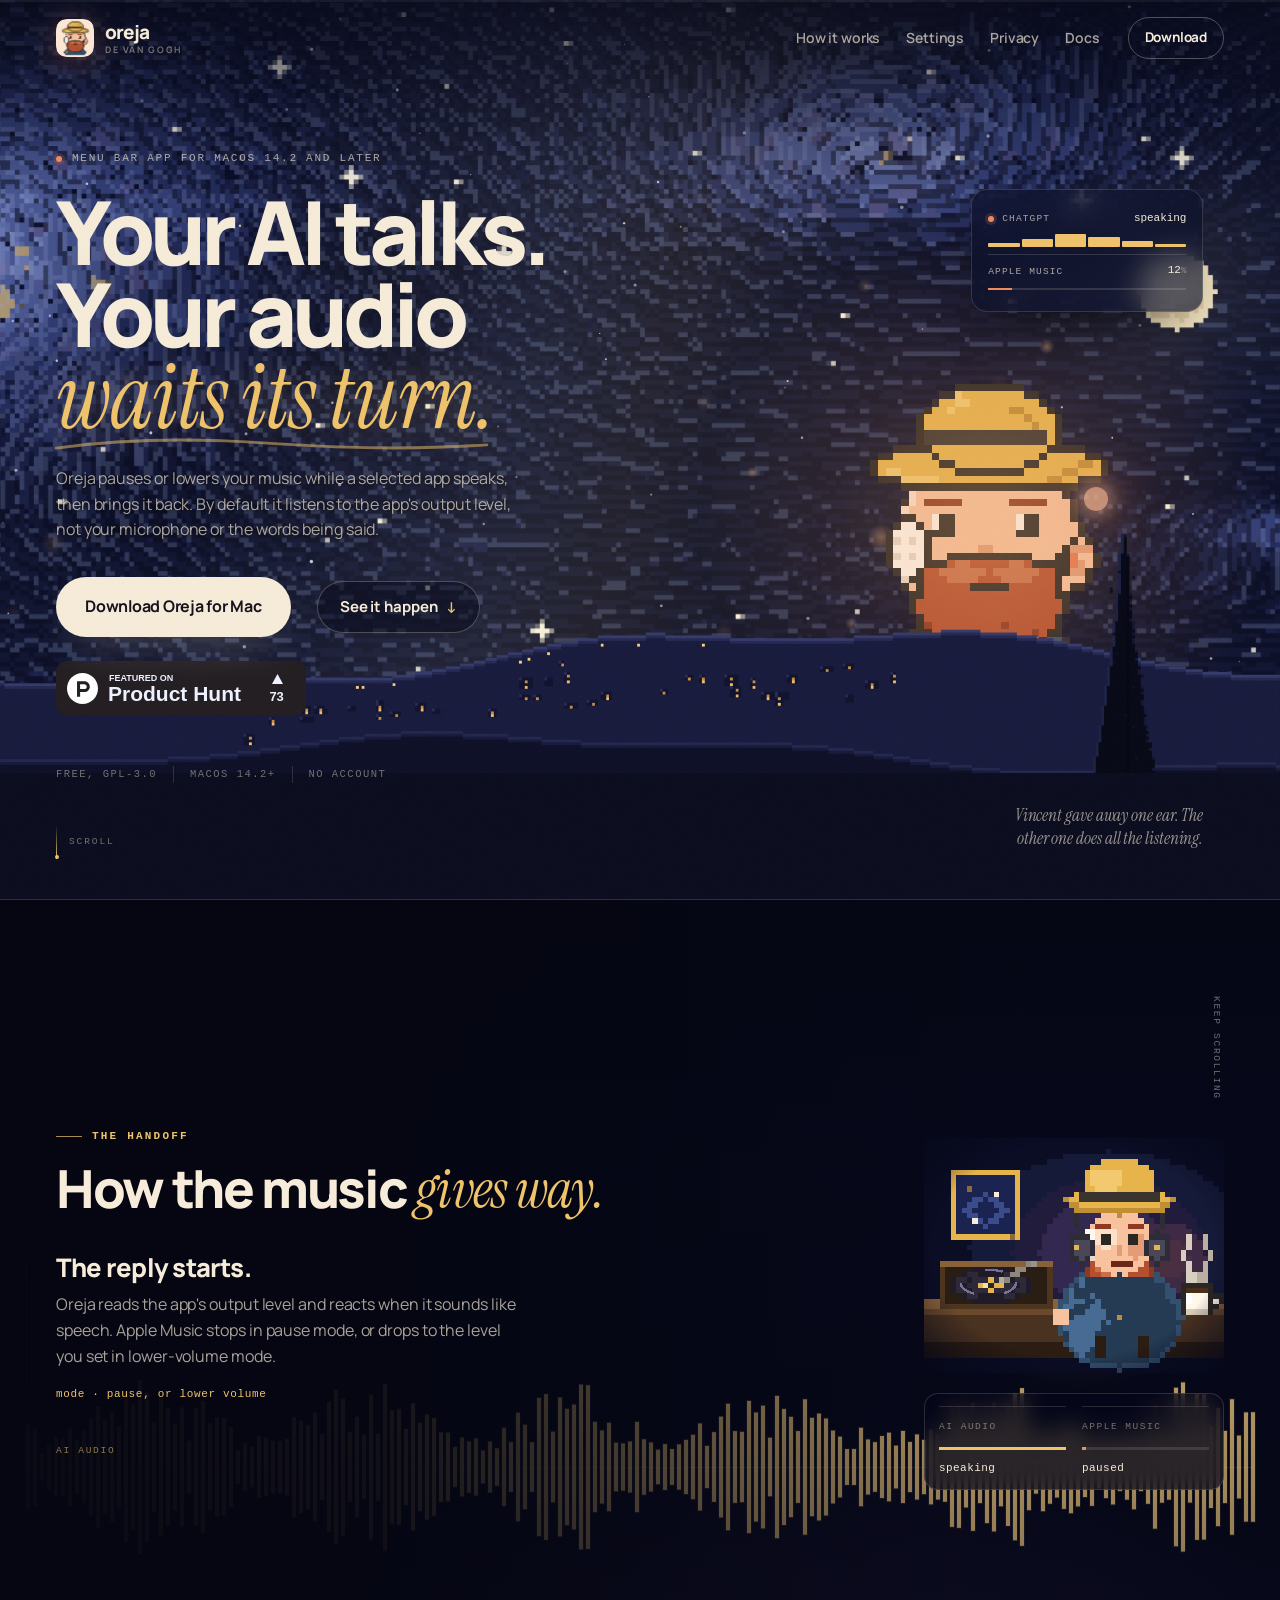
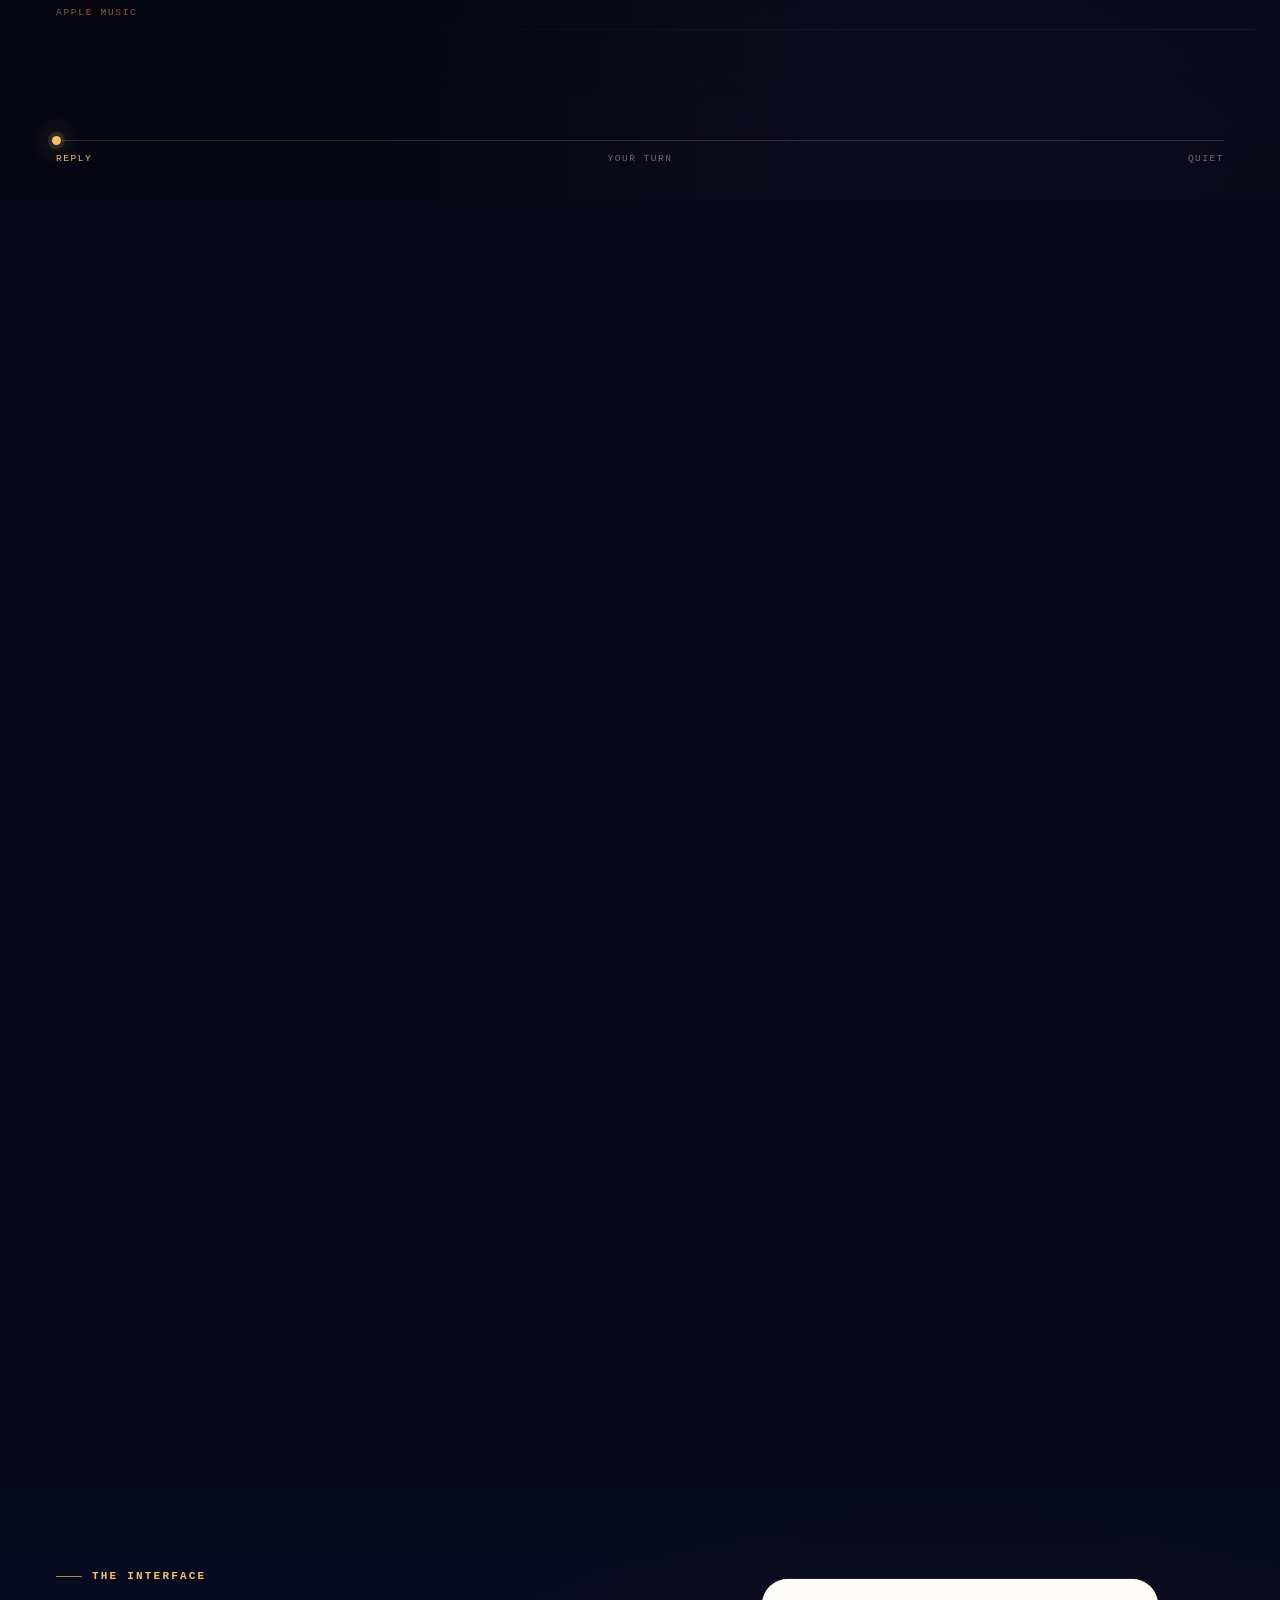
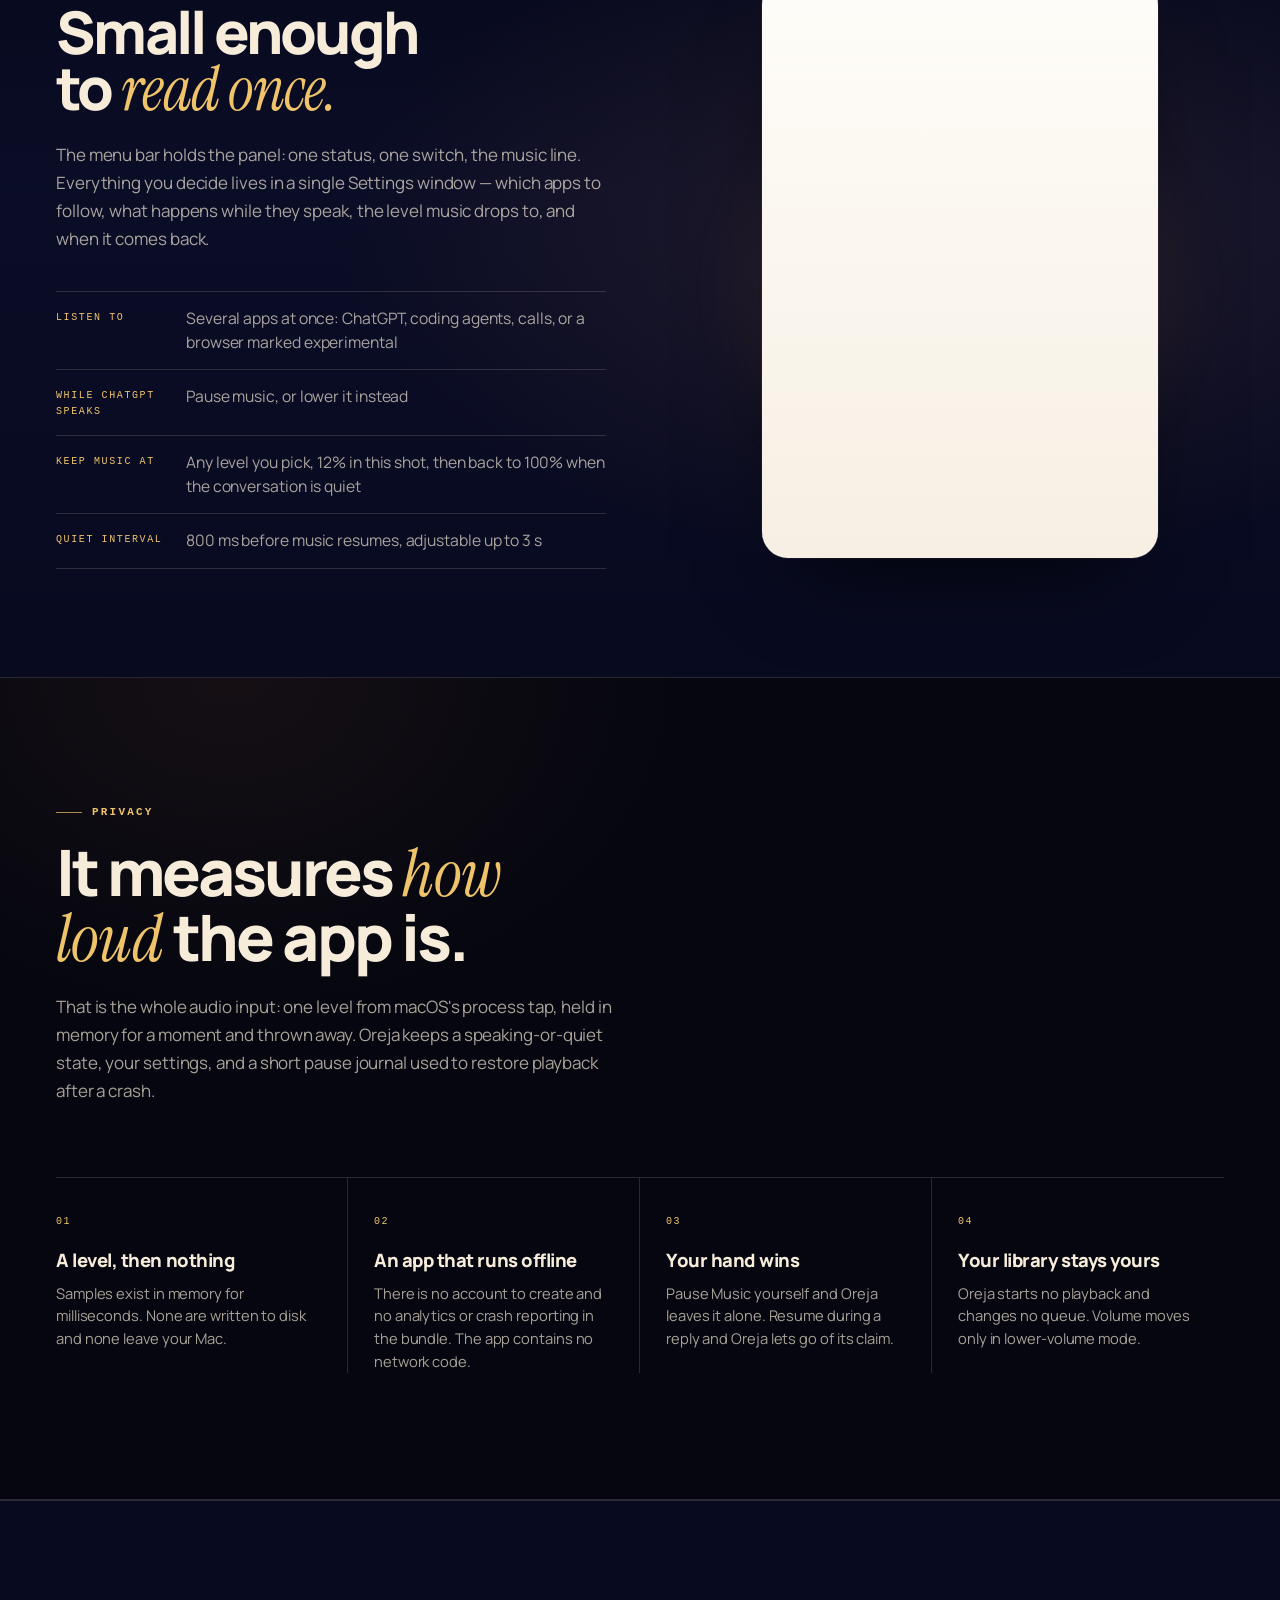
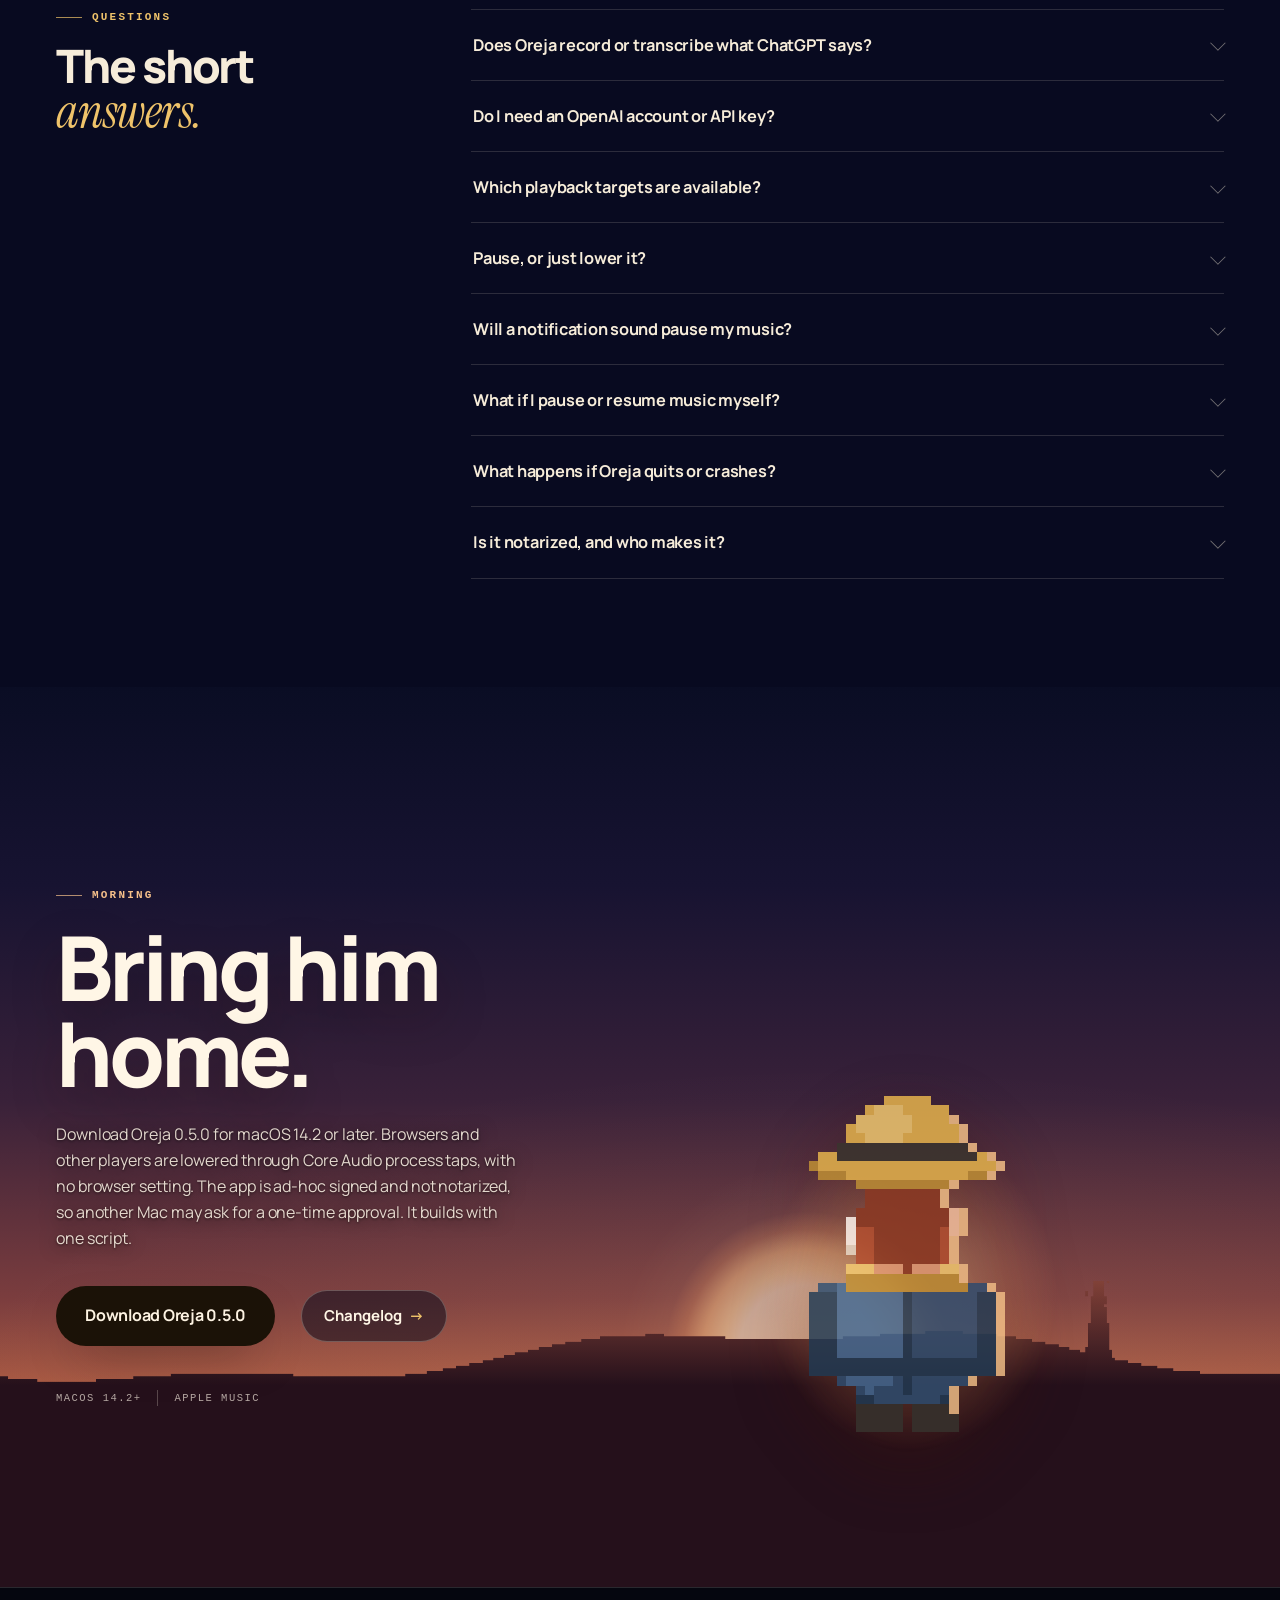
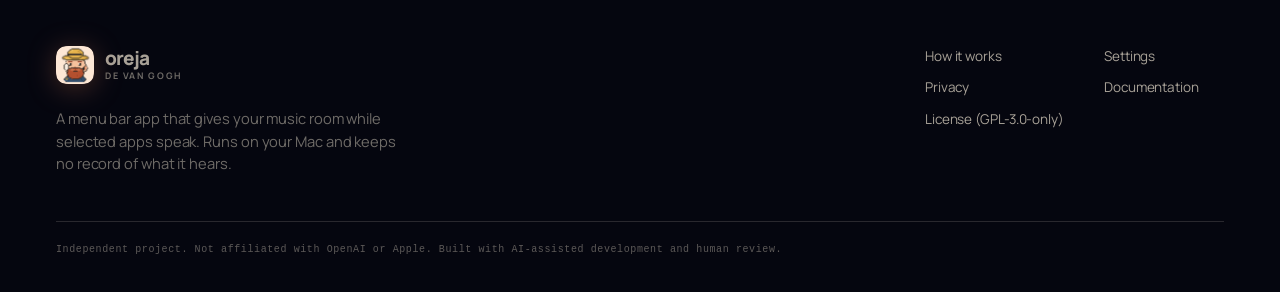
<file: site/index.html>
<!doctype html>
<html lang="en">
<head>
  <meta charset="utf-8">
  <meta name="viewport" content="width=device-width, initial-scale=1">
  <title>Oreja de Van Gogh: pause Apple Music while ChatGPT speaks</title>
  <meta name="description" content="A macOS menu bar app that pauses or lowers Apple Music or supported browser media while selected apps speak. Browser playback is experimental.">
  <link rel="canonical" href="https://oreja-tau.vercel.app/">
  <meta name="robots" content="index, follow, max-image-preview:large">
  <meta name="theme-color" content="#080a20">
  <meta name="color-scheme" content="dark">

  <meta property="og:type" content="website">
  <meta property="og:site_name" content="Oreja de Van Gogh">
  <meta property="og:locale" content="en_US">
  <meta property="og:url" content="https://oreja-tau.vercel.app/">
  <meta property="og:title" content="Oreja de Van Gogh: pause Apple Music while ChatGPT speaks">
  <meta property="og:description" content="Your AI talks, your music waits its turn. A macOS menu bar app that gets Apple Music out of the way while ChatGPT speaks, then puts it back where you left it.">
  <meta property="og:image" content="https://oreja-tau.vercel.app/assets/og.png">
  <meta property="og:image:type" content="image/png">
  <meta property="og:image:width" content="1200">
  <meta property="og:image:height" content="630">
  <meta property="og:image:alt" content="Vincent sits at a desk in headphones beside a record player, under a painted night sky. The card reads: Your AI talks. Your music waits its turn.">

  <meta name="twitter:card" content="summary_large_image">
  <meta name="twitter:title" content="Oreja de Van Gogh: pause Apple Music while ChatGPT speaks">
  <meta name="twitter:description" content="Your AI talks, your music waits its turn. A macOS menu bar app that gets Apple Music out of the way while ChatGPT speaks, then puts it back.">
  <meta name="twitter:image" content="https://oreja-tau.vercel.app/assets/og.png">
  <meta name="twitter:image:alt" content="Vincent sits at a desk in headphones beside a record player, under a painted night sky. The card reads: Your AI talks. Your music waits its turn.">

  <!-- One graph, so the crawler sees who publishes the app, which page it belongs to, what the
       software is, and the answers the page itself prints. The FAQ entries are held to the visible
       <summary> text by scripts/check-site.py; structured data may not promise more than the page. -->
  <script type="application/ld+json">
    {
      "@context": "https://schema.org",
      "@graph": [
        {
          "@type": "Organization",
          "@id": "https://oreja-tau.vercel.app/#publisher",
          "name": "Oreja de Van Gogh",
          "url": "https://oreja-tau.vercel.app/",
          "logo": {
            "@type": "ImageObject",
            "url": "https://oreja-tau.vercel.app/assets/mark.png"
          },
          "sameAs": ["https://github.com/EnzoVezzaro/oreja"]
        },
        {
          "@type": "WebSite",
          "@id": "https://oreja-tau.vercel.app/#website",
          "url": "https://oreja-tau.vercel.app/",
          "name": "Oreja de Van Gogh",
          "inLanguage": "en",
          "publisher": { "@id": "https://oreja-tau.vercel.app/#publisher" }
        },
        {
          "@type": "SoftwareApplication",
          "@id": "https://oreja-tau.vercel.app/#app",
          "name": "Oreja de Van Gogh",
          "alternateName": "Oreja",
          "url": "https://oreja-tau.vercel.app/",
          "downloadUrl": "https://oreja-tau.vercel.app/downloads/Oreja-0.5.0.dmg",
          "image": "https://oreja-tau.vercel.app/assets/og.png",
          "description": "A macOS menu bar app that pauses or lowers your music while a selected app or your voice speaks. Browsers and other players are lowered through Core Audio process taps.",
          "applicationCategory": "MultimediaApplication",
          "applicationSubCategory": "Menu bar utility",
          "operatingSystem": "macOS 14.2 or later",
          "softwareVersion": "0.5.0",
          "license": "https://www.gnu.org/licenses/gpl-3.0.html",
          "isAccessibleForFree": true,
          "publisher": { "@id": "https://oreja-tau.vercel.app/#publisher" },
          "offers": { "@type": "Offer", "price": "0", "priceCurrency": "USD" },
          "featureList": [
            "Pauses or lowers Apple Music while a selected app or your voice speaks",
            "Lowers browsers and other players through Core Audio process taps",
            "Returns playback at the level and position you chose",
            "Follows the app's audio level instead of recognising words",
            "Runs on the Mac, with no account and no recording"
          ]
        },
        {
          "@type": "FAQPage",
          "@id": "https://oreja-tau.vercel.app/#faq",
          "isPartOf": { "@id": "https://oreja-tau.vercel.app/#website" },
          "mainEntity": [
            {
              "@type": "Question",
              "name": "Does Oreja record or transcribe what ChatGPT says?",
              "acceptedAnswer": {
                "@type": "Answer",
                "text": "No. It reads the output level of the selected application's audio and keeps only a speaking-or-quiet state. No samples are stored, no speech is recognised, and the app contains no networking code."
              }
            },
            {
              "@type": "Question",
              "name": "Do I need an OpenAI account or API key?",
              "acceptedAnswer": {
                "@type": "Answer",
                "text": "No. Oreja does not talk to OpenAI. It observes the local audio output of the app you choose and controls Apple Music through macOS automation."
              }
            },
            {
              "@type": "Question",
              "name": "Which playback targets are available?",
              "acceptedAnswer": {
                "@type": "Answer",
                "text": "Apple Music and an experimental Browser target. Browser media controls standard HTML audio and video in Safari, Chrome, Edge, Brave, Arc, and ego lite using Apple Events and page scripting. Firefox has no adapter; protected or custom players may not respond. Spotify's native app is not a playback target."
              }
            },
            {
              "@type": "Question",
              "name": "Pause, or just lower it?",
              "acceptedAnswer": {
                "@type": "Answer",
                "text": "Both. Pause mode stops Music while the AI speaks and resumes it afterward. Lower-volume mode keeps Music playing quietly and restores the level you set when the reply ends."
              }
            },
            {
              "@type": "Question",
              "name": "Will a notification sound pause my music?",
              "acceptedAnswer": {
                "@type": "Answer",
                "text": "Not a normal one. Oreja listens for the shape of speech, the loudness rising and falling with every syllable, so a short blip, a steady alert tone or a chime that fades once is ignored, and Diagnostics tells you when that happened. A melody-style ringtone can still pass, and browser sources capture every tab in that browser, so a dedicated window or the desktop app gives the cleanest signal."
              }
            },
            {
              "@type": "Question",
              "name": "What if I pause or resume music myself?",
              "acceptedAnswer": {
                "@type": "Answer",
                "text": "Your choice wins. If you pause Music, Oreja will not resume it. If you resume Music while ChatGPT is speaking, Oreja releases its claim and waits for the next activity before acting again."
              }
            },
            {
              "@type": "Question",
              "name": "What happens if Oreja quits or crashes?",
              "acceptedAnswer": {
                "@type": "Answer",
                "text": "Quitting while Oreja owns a pause resumes the music first. After a crash, the pause journal restores playback on the next launch only when the same track is still paused and the pause is recent. If the track changed or Music quit, Oreja leaves it alone."
              }
            },
            {
              "@type": "Question",
              "name": "Is it notarized, and who makes it?",
              "acceptedAnswer": {
                "@type": "Answer",
                "text": "It is ad-hoc signed and not notarized, so another Mac may ask for a one-time Gatekeeper approval. It is an independent project, not affiliated with, endorsed by or supported by OpenAI or Apple."
              }
            }
          ]
        }
      ]
    }
  </script>

  <link rel="icon" href="assets/mark-128.png" type="image/png" sizes="128x128">
  <link rel="apple-touch-icon" href="assets/mark.png">
  <!-- The engine's floor loads first; night.css owns everything the brand cares about. -->
  <link rel="stylesheet" href="motion.css">
  <link rel="stylesheet" href="night.css">
</head>
<body class="n-body">
  <a class="n-skip" href="#main">Skip to content</a>
  <div class="n-progress" aria-hidden="true"><span data-progress></span></div>
  <div class="n-grain" aria-hidden="true"></div>

  <noscript>
    <style>
      [data-sc-cue], [data-sc-in], [data-sc-stagger] > * { opacity: 1 !important; transform: none !important; }
      .n-act-stage { position: static !important; height: auto !important; }
      .n-beats { position: static !important; display: grid; gap: 40px; }
      .n-beats article { position: static !important; max-width: 56ch; }
    </style>
  </noscript>

  <header class="n-header">
    <div class="n-wrap n-header-inner">
      <a class="n-brand" href="index.html" aria-label="Oreja de Van Gogh, home">
        <img class="n-mark" src="assets/mark.png" width="30" height="30" alt="" decoding="async">
        <span class="n-brand-text">
          <span class="n-brand-name">oreja</span>
          <span class="n-brand-sub">de van gogh</span>
        </span>
      </a>
      <nav class="n-nav" aria-label="Primary">
        <a href="#story">How it works</a>
        <a href="#panel">Settings</a>
        <a href="#privacy">Privacy</a>
        <a href="docs.html">Docs</a>
      </nav>
      <a class="n-btn n-btn-ghost n-btn-sm" href="#get">Download</a>
    </div>
  </header>

  <main id="main">
    <!-- HERO. Planes, back to front: sky, stars, glow, Vincent, hills, foreground. The sky is a
         painted field with two layers drifting against each other; Vincent is a still frame. -->
    <section class="n-hero" id="top" data-sc-act="flow" aria-labelledby="hero-title">
      <div class="n-sky" aria-hidden="true" data-sc-parallax="-0.9">
        <span class="n-sky-base"></span>
        <span class="n-sky-swirl n-sky-swirl-a"></span>
        <span class="n-sky-swirl n-sky-swirl-b"></span>
        <span class="n-sky-swirl n-sky-swirl-c"></span>
      </div>
      <span class="n-sky-light" aria-hidden="true"></span>
      <canvas class="n-starfield" data-starfield aria-hidden="true"></canvas>
      <div class="n-hills" aria-hidden="true" data-sc-parallax="0.35"></div>
      <div class="n-front" aria-hidden="true" data-sc-parallax="0.9"></div>

      <button class="n-figure" type="button" data-egg aria-label="Vincent. Click him if you must.">
        <span class="n-figure-glow" aria-hidden="true"></span>
        <span class="n-figure-ear" aria-hidden="true"></span>
        <span class="n-vincent" data-vincent-hero aria-hidden="true"></span>
      </button>
      <p class="n-egg-note" data-egg-note aria-live="polite"></p>

      <div class="n-wrap n-hero-inner">
        <p class="n-kicker"><span class="n-dot" aria-hidden="true"></span> Menu bar app for macOS 14.2 and later</p>
        <h1 id="hero-title" class="n-display">
          <span>Your AI talks.</span>
          <span>Your audio</span>
          <span class="n-underline">
            <em>waits its turn.</em>
            <svg viewBox="0 0 300 18" aria-hidden="true" focusable="false" preserveAspectRatio="none">
              <path d="M3 13C52 4 104 4 152 9c44 4 95 6 145 1"/>
            </svg>
          </span>
        </h1>
        <p class="n-lede">
          Oreja pauses or lowers your music while a selected app speaks, then brings it back.
          By default it listens to the app's output level, not your microphone or the words being said.
        </p>
        <div class="n-actions">
          <a class="n-btn n-btn-solid n-btn-lg" href="#get" data-sc-magnet="0.24" data-sc-rise="0">Download Oreja for Mac</a>
          <a class="n-link" href="#story">See it happen <span aria-hidden="true">↓</span></a>
        </div>
        <a class="n-ph-badge" href="https://www.producthunt.com/products/oreja-de-van-gogh?ref=oreja-site" target="_blank" rel="noopener noreferrer" aria-label="Oreja de Van Gogh on Product Hunt">
          <img src="assets/product-hunt-featured-dark.svg" width="250" height="54" alt="Oreja de Van Gogh on Product Hunt" decoding="async">
        </a>
        <ul class="n-facts">
          <li>Free, GPL-3.0</li>
          <li>macOS 14.2+</li>
          <li>No account</li>
        </ul>
      </div>

      <div class="n-readout" data-readout aria-hidden="true">
        <div class="n-readout-row">
          <span class="n-readout-key"><span class="n-dot"></span> ChatGPT</span>
          <span class="n-readout-val">speaking</span>
          <span class="n-bars"><i></i><i></i><i></i><i></i><i></i><i></i></span>
        </div>
        <div class="n-readout-row">
          <span class="n-readout-key">Apple Music</span>
          <span class="n-readout-val">12<small>%</small></span>
          <span class="n-readout-meter"><i></i></span>
        </div>
      </div>

      <p class="n-scroll-cue" aria-hidden="true"><i></i> Scroll</p>

      <p class="n-hero-caption">
        Vincent gave away one ear. The other one does all the listening.
      </p>
    </section>

    <!-- ACT: the handoff. A live waveform is scrubbed by the wheel: the AI band falls away and
         the music band comes back. The canvas draws the two levels the app reports. -->
    <section class="n-act" id="story" data-sc-act="pin" data-sc-span="2.4" aria-labelledby="story-title">
      <div class="n-act-stage" data-sc-stage>
        <canvas class="n-wave" data-wave aria-hidden="true"></canvas>
        <div class="n-act-vignette" aria-hidden="true"></div>
        <p class="n-wave-label n-wave-label-ai" aria-hidden="true">AI audio</p>
        <p class="n-wave-label n-wave-label-music" aria-hidden="true">Apple Music</p>

        <div class="n-wrap n-act-inner">
          <div class="n-act-copy">
            <p class="n-eyebrow">The handoff</p>
            <h2 id="story-title" class="n-h2">How the music <em>gives way.</em></h2>

            <div class="n-beats">
              <article class="n-beat" data-sc-cue="0 0.38 0 0.34">
                <h3>The reply starts.</h3>
                <p>Oreja reads the app's output level and reacts when it sounds like speech. Apple Music stops in pause mode, or drops to the level you set in lower-volume mode.</p>
                <p class="n-state">mode · pause, or lower volume</p>
              </article>
              <article class="n-beat" data-sc-cue="0.30 0.70">
                <h3>You take your turn.</h3>
                <p>Turn on the conversation hold and music stays down through the quiet stretches, so the next reply does not restart it in the middle of your sentence. It is off by default.</p>
                <p class="n-state">conversation hold · optional, up to 60 seconds</p>
              </article>
              <article class="n-beat" data-sc-cue="0.62 1">
                <h3>The room goes quiet.</h3>
                <p>After the quiet interval, playback returns at the level you chose and the same second of the same track it left.</p>
                <p class="n-state">resume · 100%, same position</p>
              </article>
            </div>
          </div>

          <div class="n-act-side" aria-hidden="true">
            <figure class="n-desk">
              <span class="n-desk-glow"></span>
              <!-- A generated SVG of named layers, inlined by landing.js so night.css can animate
                   the steam, the stars and the blink under the page's own reduced-motion rules.
                   Without JavaScript this still renders, as a still. -->
              <img src="assets/vincent-desk.svg" width="448" height="352"
                   alt="" loading="lazy" decoding="async">
            </figure>
            <div class="n-levels">
              <div class="n-level">
                <p class="n-level-label">AI audio</p>
                <div class="n-level-track"><span data-level-ai></span></div>
                <p class="n-level-value" data-value-ai>speaking</p>
              </div>
              <div class="n-level n-level-music">
                <p class="n-level-label">Apple Music</p>
                <div class="n-level-track"><span data-level-music></span></div>
                <p class="n-level-value" data-value-music>paused</p>
              </div>
            </div>
          </div>
        </div>

        <div class="n-timeline" aria-hidden="true">
          <span class="n-timeline-line"><i data-playhead></i></span>
          <div class="n-timeline-labels">
            <span data-moment="speaking">reply</span>
            <span data-moment="answering">your turn</span>
            <span data-moment="quiet">quiet</span>
          </div>
        </div>
        <p class="n-act-hint">Keep scrolling</p>
      </div>
    </section>

    <section class="n-section n-panel-section" id="panel" aria-labelledby="panel-title">
      <div class="n-wrap n-panel-grid">
        <div class="n-panel-copy" data-sc-in data-sc-stagger="70">
          <p class="n-eyebrow">The interface</p>
          <h2 id="panel-title" class="n-h2">Small enough to <em>read once.</em></h2>
          <p class="n-body-copy">
            The menu bar holds the panel: one status, one switch, the music line. Everything you
            decide lives in a single Settings window — which apps to follow, what happens while
            they speak, the level music drops to, and when it comes back.
          </p>
          <dl class="n-rows">
            <div><dt>Listen to</dt><dd>Several apps at once: ChatGPT, coding agents, calls, or a browser marked experimental</dd></div>
            <div><dt>While ChatGPT speaks</dt><dd>Pause music, or lower it instead</dd></div>
            <div><dt>Keep Music at</dt><dd>Any level you pick, 12% in this shot, then back to 100% when the conversation is quiet</dd></div>
            <div><dt>Quiet interval</dt><dd>800 ms before music resumes, adjustable up to 3 s</dd></div>
          </dl>
        </div>

        <div class="n-panel-art" data-sc-in>
          <div class="n-panel-glow" aria-hidden="true"></div>
          <!-- Copy-paste of SettingsView.swift, not an impression of it. The header is its header
               (BrandMark + wordmark + "Settings" + that caption), the preview is `behaviorPreview`
               in the state where interruptionMode is .duck, and the rows are the exact labels the
               view renders: Behavior, Automation enabled, While ChatGPT speaks → Lower volume,
               Keep Music at, Return Music to, AI source → Listen to. 12% and 100% are one config
               on the app's own 1–100 scale, not a default the app ships with.
               If SettingsView's wording changes, this markup changes with it. -->
          <div class="n-panel" data-tilt="6" role="img"
               aria-label="Oreja's Settings window: lowering Music to 12 percent while ChatGPT speaks and returning it to 100 percent afterwards, with ChatGPT and a browser selected as audio sources">
            <div class="n-panel-head">
              <span class="n-panel-vincent" aria-hidden="true"></span>
              <strong class="n-panel-wordmark">oreja</strong>
            </div>
            <p class="n-panel-page">Settings</p>
            <p class="n-panel-caption">Oreja only touches playback while the selected AI source is speaking.</p>

            <div class="n-panel-block">
              <p class="n-panel-label">Behavior</p>
              <div class="n-panel-preview">
                <span class="n-panel-preview-dot" aria-hidden="true"></span>
                <span class="n-panel-preview-text">
                  <strong>Oreja makes room</strong>
                  <span>Music 12% while AI speaks · 100% when quiet</span>
                </span>
              </div>
              <div class="n-panel-row"><span>Automation enabled</span><span class="n-switch" aria-hidden="true"></span></div>
              <div class="n-panel-row"><span>While ChatGPT speaks</span><span class="n-panel-value">Lower volume</span></div>
              <div class="n-panel-row"><span>Keep Music at</span><strong>12%</strong></div>
              <div class="n-panel-slider" aria-hidden="true"><span style="--at:12%"></span></div>
              <div class="n-panel-row"><span>Return Music to</span><strong>100%</strong></div>
              <div class="n-panel-slider" aria-hidden="true"><span style="--at:100%"></span></div>
            </div>

            <div class="n-panel-block">
              <p class="n-panel-label">AI source</p>
              <div class="n-panel-row"><span>Listen to</span><span class="n-panel-value">ChatGPT + 1 browser</span></div>
            </div>

            <div class="n-panel-foot">
              <span>Version 0.5.0</span>
              <span>GitHub · Changelog</span>
            </div>
          </div>
        </div>
      </div>
    </section>

    <section class="n-privacy" id="privacy" aria-labelledby="privacy-title">
      <div class="n-wrap">
        <div class="n-privacy-head" data-sc-in data-sc-stagger="80">
          <p class="n-eyebrow">Privacy</p>
          <h2 id="privacy-title" class="n-h2 n-h2-wide">
            It measures <em>how loud</em> the app is.
          </h2>
          <p class="n-body-copy">
            That is the whole audio input: one level from macOS's process tap, held in memory for a
            moment and thrown away. Oreja keeps a speaking-or-quiet state, your settings, and a short
            pause journal used to restore playback after a crash.
          </p>
        </div>
        <ul class="n-privacy-grid" data-sc-in data-sc-stagger="90">
          <li>
            <span class="n-num">01</span>
            <h3>A level, then nothing</h3>
            <p>Samples exist in memory for milliseconds. None are written to disk and none leave your Mac.</p>
          </li>
          <li>
            <span class="n-num">02</span>
            <h3>An app that runs offline</h3>
            <p>There is no account to create and no analytics or crash reporting in the bundle. The app contains no network code.</p>
          </li>
          <li>
            <span class="n-num">03</span>
            <h3>Your hand wins</h3>
            <p>Pause Music yourself and Oreja leaves it alone. Resume during a reply and Oreja lets go of its claim.</p>
          </li>
          <li>
            <span class="n-num">04</span>
            <h3>Your library stays yours</h3>
            <p>Oreja starts no playback and changes no queue. Volume moves only in lower-volume mode.</p>
          </li>
        </ul>
      </div>
    </section>

    <section class="n-section n-faq" id="faq" aria-labelledby="faq-title">
      <div class="n-wrap n-faq-grid">
        <div class="n-faq-head" data-sc-in>
          <p class="n-eyebrow">Questions</p>
          <h2 id="faq-title" class="n-h2">The short<br><em>answers.</em></h2>
        </div>
        <div class="n-faq-list" data-sc-in data-sc-stagger="40">
          <details>
            <summary>Does Oreja record or transcribe what ChatGPT says?</summary>
            <p>No. It reads the output level of the selected application's audio and keeps only a speaking-or-quiet state. No samples are stored, no speech is recognised, and the app contains no networking code.</p>
          </details>
          <details>
            <summary>Do I need an OpenAI account or API key?</summary>
            <p>No. Oreja does not talk to OpenAI. It observes the local audio output of the app you choose and controls Apple Music through macOS automation.</p>
          </details>
          <details>
            <summary>Which playback targets are available?</summary>
            <p>Apple Music and an experimental Browser target. Browser media controls standard HTML audio and video in Safari, Chrome, Edge, Brave, Arc, and ego lite using Apple Events and page scripting. Firefox has no adapter; protected or custom players may not respond. Spotify's native app is not a playback target.</p>
          </details>
          <details>
            <summary>Pause, or just lower it?</summary>
            <p>Both. Pause mode stops Music while the AI speaks and resumes it afterward. Lower-volume mode keeps Music playing quietly and restores the level you set when the reply ends.</p>
          </details>
          <details>
            <summary>Will a notification sound pause my music?</summary>
            <p>Not a normal one. Oreja listens for the shape of speech — the loudness rising and falling with every syllable — so a short blip, a steady alert tone or a chime that fades once is ignored, and Diagnostics tells you when that happened. A melody-style ringtone can still pass, and browser sources capture every tab in that browser, so a dedicated window or the desktop app gives the cleanest signal.</p>
          </details>
          <details>
            <summary>What if I pause or resume music myself?</summary>
            <p>Your choice wins. If you pause Music, Oreja will not resume it. If you resume Music while ChatGPT is speaking, Oreja releases its claim and waits for the next activity before acting again.</p>
          </details>
          <details>
            <summary>What happens if Oreja quits or crashes?</summary>
            <p>Quitting while Oreja owns a pause resumes the music first. After a crash, the pause journal restores playback on the next launch only when the same track is still paused and the pause is recent. If the track changed or Music quit, Oreja leaves it alone.</p>
          </details>
          <details>
            <summary>Is it notarized, and who makes it?</summary>
            <p>It is ad-hoc signed and not notarized, so another Mac may ask for a one-time Gatekeeper approval. It is an independent project, not affiliated with, endorsed by or supported by OpenAI or Apple.</p>
          </details>
        </div>
      </div>
    </section>

    <!-- DAWN: the night ends, the music comes back. Scroll drives the sunrise. -->
    <section class="n-dawn" id="get" data-dawn aria-labelledby="get-title">
      <div class="n-dawn-sky" aria-hidden="true"></div>
      <div class="n-sun" aria-hidden="true"></div>
      <div class="n-dawn-hills" aria-hidden="true"></div>
      <button class="n-dawn-figure" type="button" aria-label="Wake Vincent and reveal a note" aria-pressed="false" data-dawn-character>
        <img src="assets/vincent-back.png" width="208" height="304" alt="" loading="lazy" decoding="async">
      </button>
      <p class="n-dawn-whisper" aria-live="polite" data-dawn-whisper>He has been waiting for the music.</p>

      <div class="n-wrap n-dawn-inner">
        <p class="n-eyebrow n-eyebrow-dark">Morning</p>
        <h2 id="get-title" class="n-h2 n-dawn-title">Bring him home.</h2>
        <p class="n-lede n-lede-dark">
          Download Oreja 0.5.0 for macOS 14.2 or later. Browsers and other players are lowered through
          Core Audio process taps, with no browser setting. The app is ad-hoc signed and not
          notarized, so another Mac may ask for a one-time approval. It builds with one script.
        </p>
        <div class="n-actions">
          <a class="n-btn n-btn-dark n-btn-lg" href="downloads/Oreja-0.5.0.dmg">Download Oreja 0.5.0</a>
          <a class="n-link n-link-dark" href="https://github.com/EnzoVezzaro/oreja/blob/main/CHANGELOG.md">Changelog <span aria-hidden="true">→</span></a>
        </div>
        <ul class="n-facts n-facts-dark">
          <li>macOS 14.2+</li>
          <li>Apple Music</li>
        </ul>
      </div>
    </section>
  </main>

  <footer class="n-footer">
    <div class="n-wrap">
      <div class="n-footer-top">
        <div>
          <a class="n-brand" href="index.html">
            <img class="n-mark" src="assets/mark.png" width="30" height="30" alt="" decoding="async">
            <span class="n-brand-text">
              <span class="n-brand-name">oreja</span>
              <span class="n-brand-sub">de van gogh</span>
            </span>
          </a>
          <p class="n-footer-note">A menu bar app that gives your music room while selected apps speak. Runs on your Mac and keeps no record of what it hears.</p>
        </div>
        <nav class="n-footer-links" aria-label="Footer">
          <a href="#story">How it works</a>
          <a href="#panel">Settings</a>
          <a href="#privacy">Privacy</a>
          <a href="docs.html">Documentation</a>
          <a href="https://opensource.org/license/gpl-3.0">License (GPL-3.0-only)</a>
        </nav>
      </div>
      <p class="n-footer-fine">Independent project. Not affiliated with OpenAI or Apple. Built with AI-assisted development and human review.</p>
    </div>
  </footer>

  <script src="motion.js" defer></script>
  <script src="landing.js" defer></script>
</body>
</html>
</file>
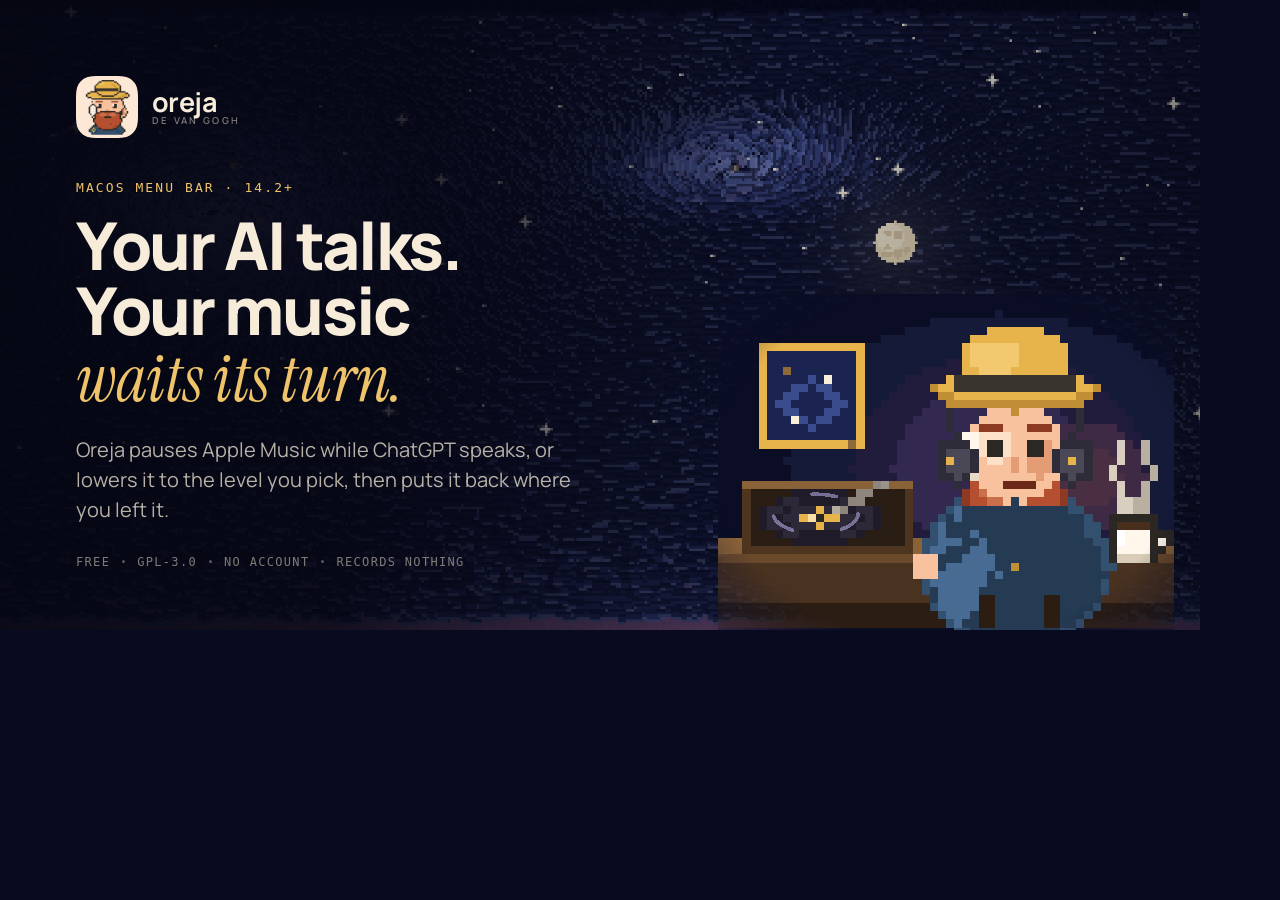
<file: scripts/og-card.html>
<!doctype html>
<html lang="en">
<head>
<meta charset="utf-8">
<title>Oreja de Van Gogh — social card</title>
<!--
  The 1200 x 630 card that og:image and twitter:image point at.

  It is not a page of the site: nothing links here, check-site.py never sees it, and it is never
  deployed. It exists so the card is built from the same paint, the same pixel art and the same two
  fonts as the landing page instead of being a screenshot of whatever the hero happened to look
  like, or a hand-made file that drifts the first time the brand changes.

  Regenerate after a brand change:

    open scripts/og-card.html             # in a window 1200 x 630, at 100% zoom
    ego-browser: page.screenshot({ path: "site/assets/og.png",
                                   clip: { x: 0, y: 0, width: 1200, height: 630 } })

  Then check the file is still 1200 x 630 (identify, or scripts/check-site.py, which asserts it).
-->
<style>
@font-face {
  font-family: "Manrope";
  src: url("../site/assets/fonts/manrope-variable.ttf") format("truetype-variations");
  font-weight: 200 800;
  font-display: block;
}
@font-face {
  font-family: "Instrument Serif";
  src: url("../site/assets/fonts/instrument-serif-italic.woff2") format("woff2");
  font-weight: 400;
  font-style: italic;
  font-display: block;
}

:root {
  --night: #080a20;
  --cream: #f6ecd9;
  --cream-soft: rgba(246, 236, 217, 0.74);
  --cream-faint: rgba(246, 236, 217, 0.5);
  --wheat: #efc36a;
  --serif: "Instrument Serif", "Iowan Old Style", Georgia, serif;
  --sans: "Manrope", -apple-system, "SF Pro Text", system-ui, sans-serif;
  --mono: ui-monospace, "SF Mono", Menlo, monospace;
}

* { margin: 0; padding: 0; box-sizing: border-box; }

html, body {
  width: 1200px;
  height: 630px;
  overflow: hidden;
  background: var(--night);
}

.card {
  position: relative;
  width: 1200px;
  height: 630px;
  overflow: hidden;
  font-family: var(--sans);
  color: var(--cream);
  -webkit-font-smoothing: antialiased;
}

/* The hero's own painted sky, at its native 2400 px so the card is a 2x crop, not an upscale. */
.sky {
  position: absolute;
  inset: 0;
  background: url("../site/assets/night-sky.png") center / cover no-repeat;
}

/* Two scrims: one for text contrast on the left, one to seat the scene on the right. */
.scrim {
  position: absolute;
  inset: 0;
  background:
    linear-gradient(100deg, rgba(5, 6, 18, 0.94) 0%, rgba(5, 6, 18, 0.82) 34%, rgba(5, 6, 18, 0.18) 62%, rgba(5, 6, 18, 0.55) 100%),
    radial-gradient(80% 70% at 18% 44%, rgba(8, 10, 32, 0.55), transparent 70%);
}

.copy {
  position: absolute;
  left: 76px;
  top: 76px;
  width: 600px;
}

.lockup {
  display: flex;
  align-items: center;
  gap: 14px;
}

.mark {
  width: 62px;
  height: 62px;
  border-radius: 17px;
  display: block;
}

.wordmark {
  display: grid;
  gap: 1px;
  line-height: 1;
}

.wordmark .name {
  font-size: 27px;
  font-weight: 700;
  letter-spacing: -0.02em;
}

.wordmark .sub {
  font-size: 9.5px;
  font-weight: 600;
  letter-spacing: 0.24em;
  text-transform: uppercase;
  color: var(--cream-faint);
}

.kicker {
  margin-top: 42px;
  font-family: var(--mono);
  font-size: 13px;
  letter-spacing: 0.16em;
  text-transform: uppercase;
  color: var(--wheat);
}

h1 {
  margin-top: 18px;
  font-size: 66px;
  font-weight: 800;
  line-height: 0.99;
  letter-spacing: -0.035em;
}

h1 em {
  font-family: var(--serif);
  font-style: italic;
  font-weight: 400;
  letter-spacing: -0.004em;
  color: var(--wheat);
}

.lede {
  margin-top: 24px;
  max-width: 520px;
  font-size: 20px;
  line-height: 1.5;
  color: var(--cream-soft);
}

.facts {
  margin-top: 30px;
  display: flex;
  align-items: center;
  gap: 12px;
  font-family: var(--mono);
  font-size: 12px;
  letter-spacing: 0.11em;
  text-transform: uppercase;
  color: var(--cream-faint);
}

.facts i {
  width: 3px;
  height: 3px;
  border-radius: 50%;
  background: rgba(246, 236, 217, 0.35);
}

/* The desk, exactly as the landing page draws it, sitting in its own pool of lamplight. */
.scene {
  position: absolute;
  right: 26px;
  bottom: -22px;
  width: 456px;
}

.scene .glow {
  position: absolute;
  inset: 6% -6% 0;
  border-radius: 50%;
  background: radial-gradient(circle at 52% 46%, rgba(240, 165, 110, 0.34), transparent 66%);
  filter: blur(26px);
}

.scene img {
  position: relative;
  display: block;
  width: 100%;
  height: auto;
  image-rendering: pixelated;
  filter: drop-shadow(0 30px 46px rgba(2, 3, 12, 0.7));
  -webkit-mask-image: radial-gradient(ellipse 78% 76% at 50% 48%, #000 64%, transparent 100%);
  mask-image: radial-gradient(ellipse 78% 76% at 50% 48%, #000 64%, transparent 100%);
}
</style>
</head>
<body>
<div class="card">
  <div class="sky"></div>
  <div class="scrim"></div>

  <div class="scene">
    <span class="glow"></span>
    <img src="../site/assets/vincent-desk.svg" width="448" height="352" alt="">
  </div>

  <div class="copy">
    <div class="lockup">
      <img class="mark" src="../site/assets/mark.png" width="62" height="62" alt="">
      <span class="wordmark">
        <span class="name">oreja</span>
        <span class="sub">de van gogh</span>
      </span>
    </div>

    <p class="kicker">macOS menu bar · 14.2+</p>

    <h1>Your AI talks.<br>Your music<br><em>waits its turn.</em></h1>

    <p class="lede">
      Oreja pauses Apple Music while ChatGPT speaks, or lowers it to the level you pick, then puts
      it back where you left it.
    </p>

    <p class="facts">
      <span>Free</span><i></i><span>GPL-3.0</span><i></i><span>No account</span><i></i><span>Records nothing</span>
    </p>
  </div>
</div>
</body>
</html>
</file>
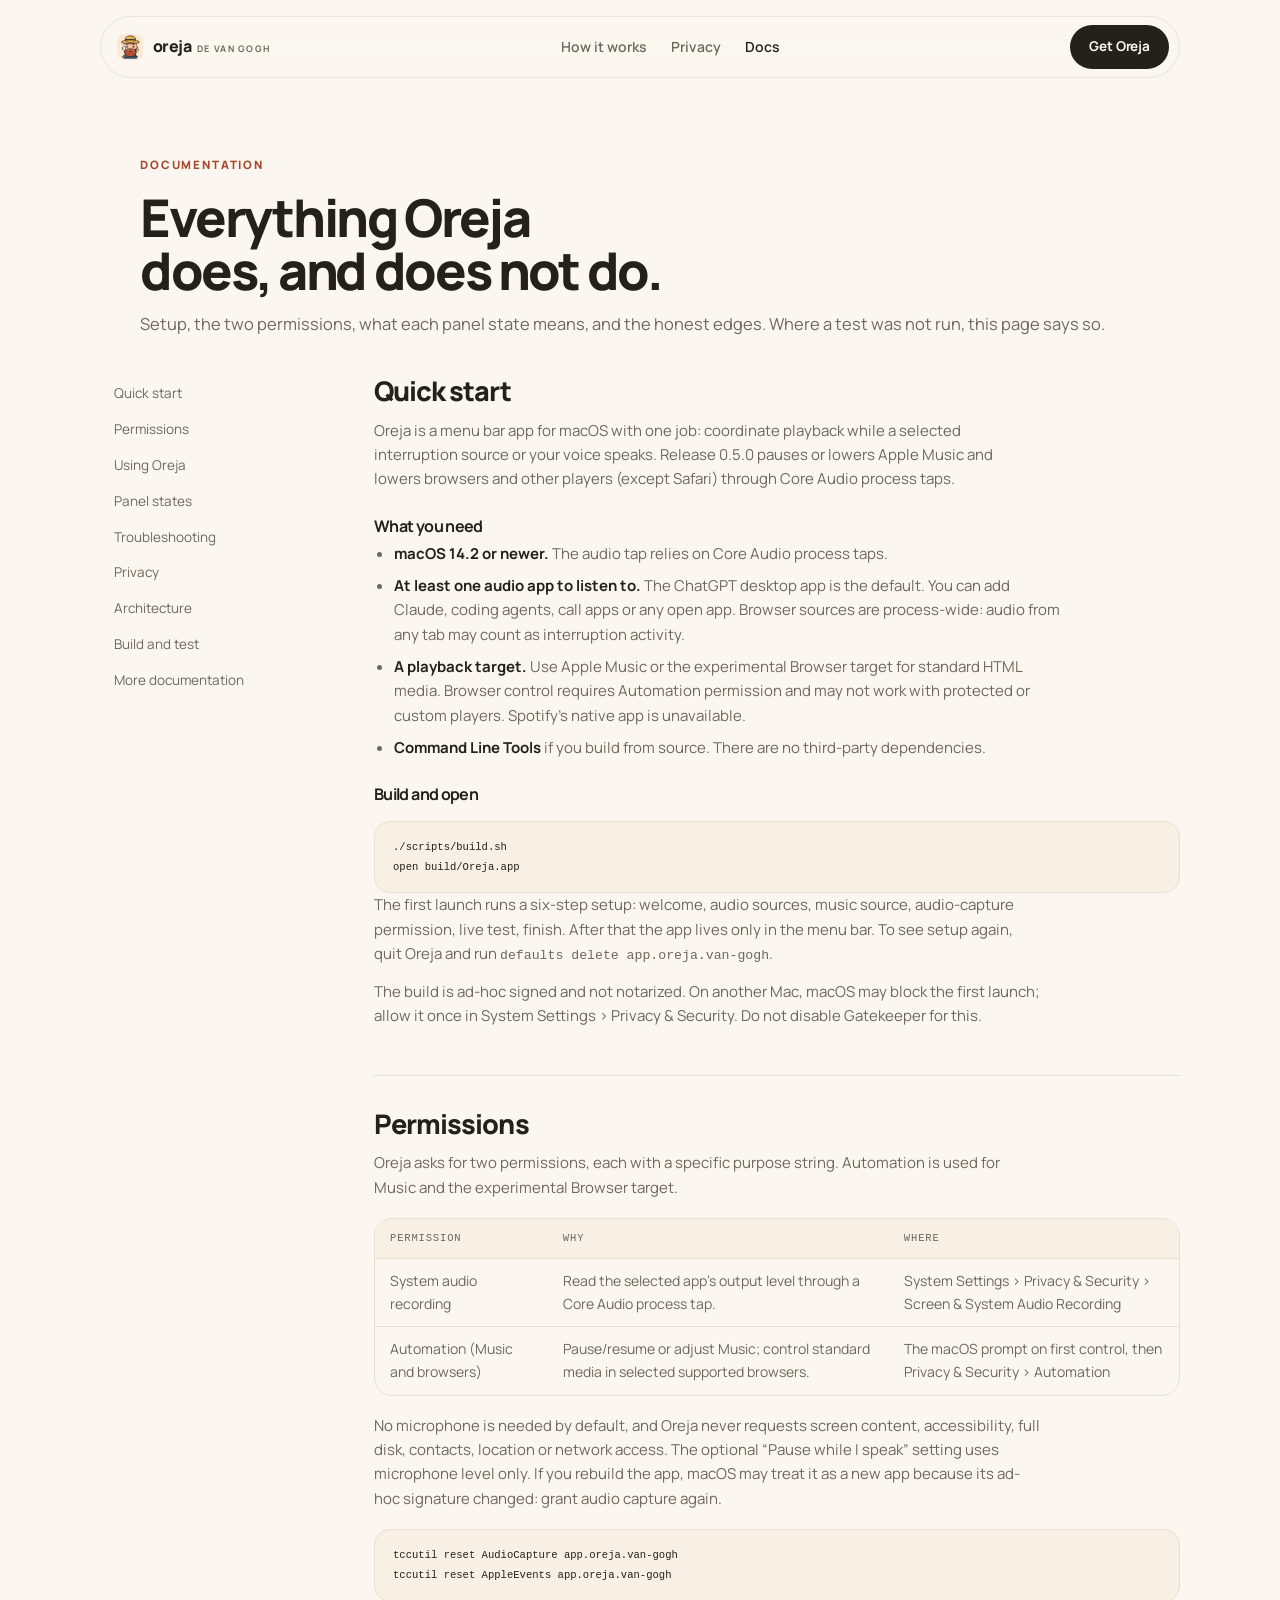
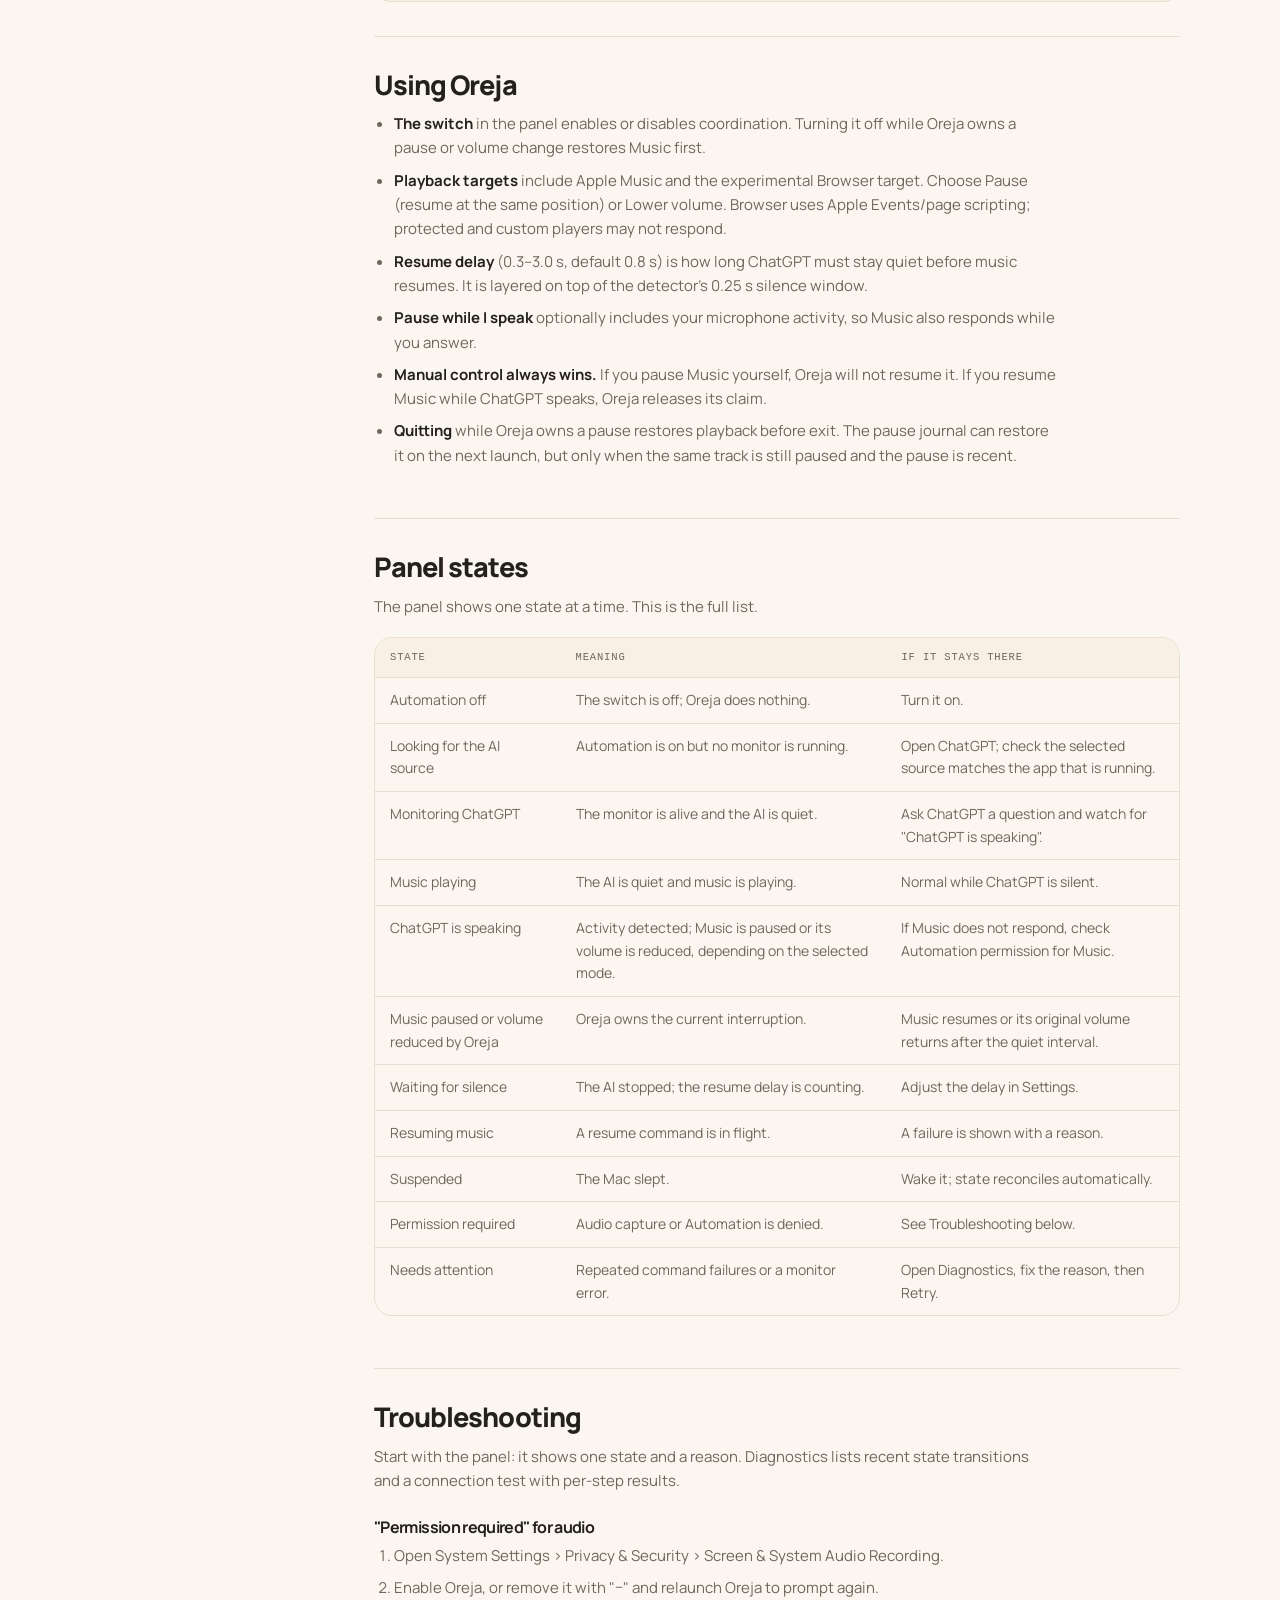
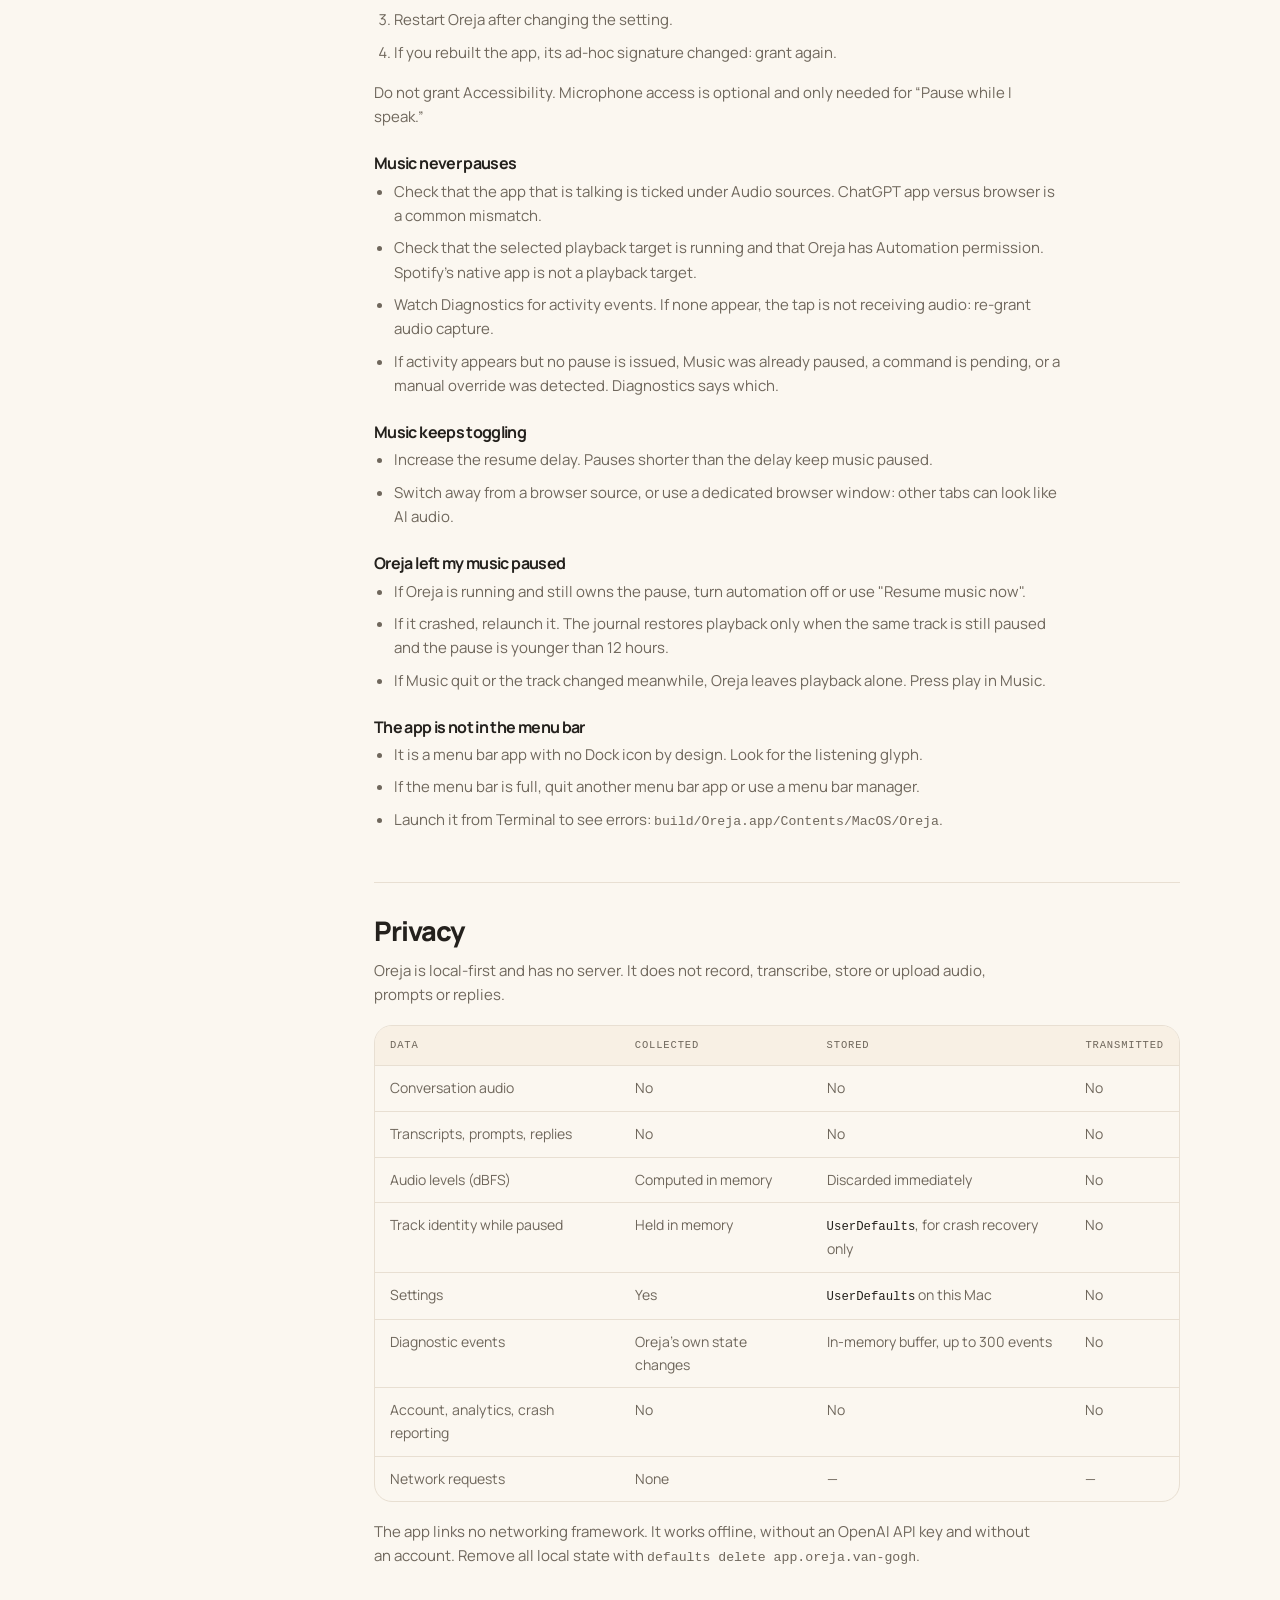
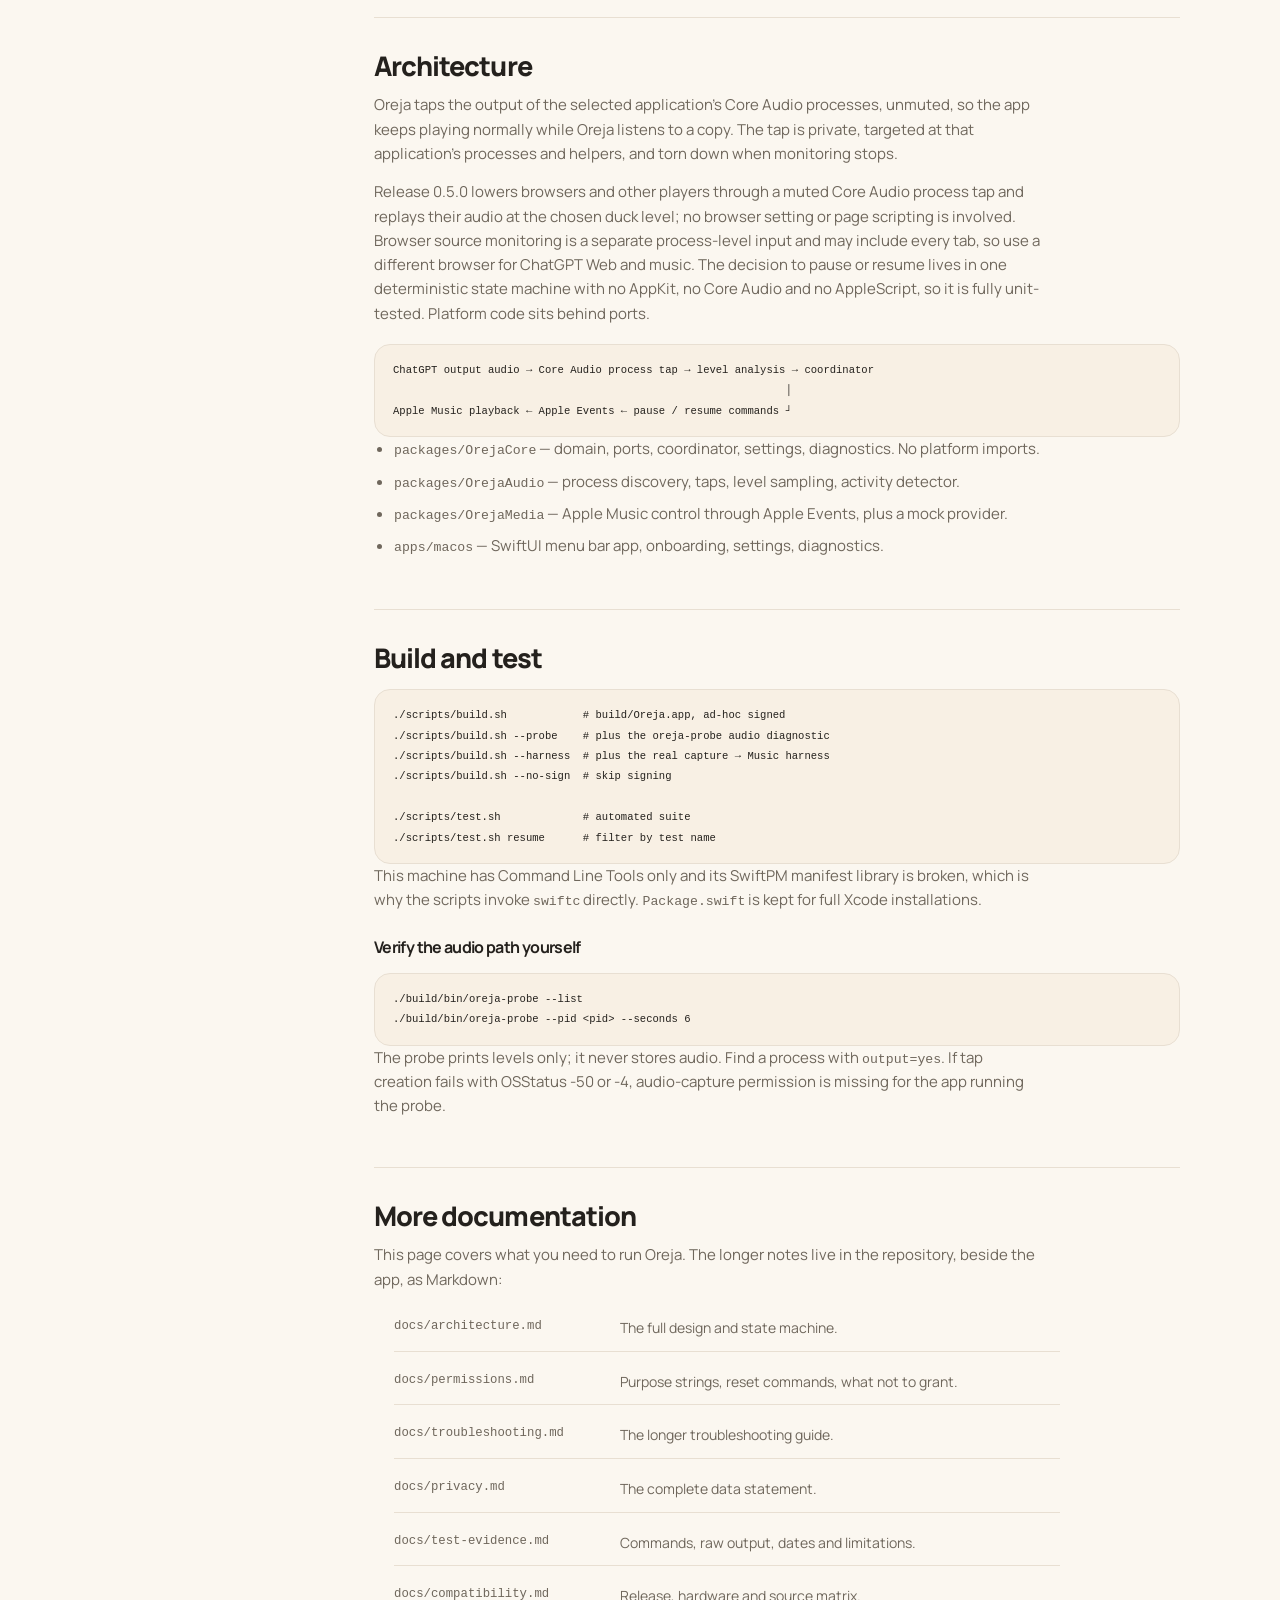
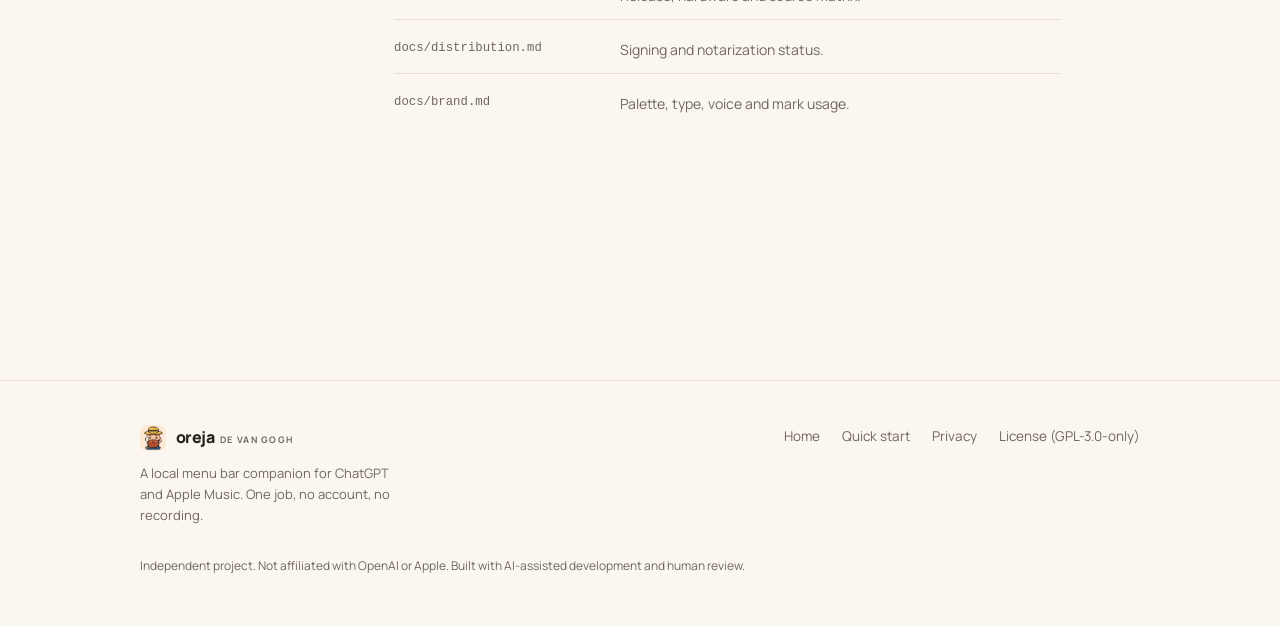
<file: site/docs.html>
<!doctype html>
<html lang="en">
<head>
  <meta charset="utf-8">
  <meta name="viewport" content="width=device-width, initial-scale=1">
  <title>Documentation — Oreja de Van Gogh</title>
  <meta name="description" content="Install, permissions, day-to-day use, troubleshooting and privacy for Oreja de Van Gogh 0.5.0, including browser and player lowering through process taps.">
  <link rel="canonical" href="https://oreja-tau.vercel.app/docs.html">
  <meta name="robots" content="index, follow, max-image-preview:large">
  <meta name="theme-color" content="#f7f2e8" media="(prefers-color-scheme: light)">
  <meta name="theme-color" content="#11100e" media="(prefers-color-scheme: dark)">
  <meta property="og:type" content="article">
  <meta property="og:site_name" content="Oreja de Van Gogh">
  <meta property="og:locale" content="en_US">
  <meta property="og:url" content="https://oreja-tau.vercel.app/docs.html">
  <meta property="og:title" content="Documentation — Oreja de Van Gogh">
  <meta property="og:description" content="Setup, the two permissions, what each panel state means, and the honest edges: where a test was not run, this page says so.">
  <meta property="og:image" content="https://oreja-tau.vercel.app/assets/og.png">
  <meta property="og:image:type" content="image/png">
  <meta property="og:image:width" content="1200">
  <meta property="og:image:height" content="630">
  <meta property="og:image:alt" content="Vincent sits at a desk in headphones beside a record player, under a painted night sky.">
  <meta name="twitter:card" content="summary_large_image">
  <meta name="twitter:title" content="Documentation — Oreja de Van Gogh">
  <meta name="twitter:description" content="Install, the two permissions, what each panel state means, and the honest edges.">
  <meta name="twitter:image" content="https://oreja-tau.vercel.app/assets/og.png">
  <meta name="twitter:image:alt" content="Vincent sits at a desk in headphones beside a record player, under a painted night sky.">

  <!-- Self-contained, because a page is parsed on its own: the article, the site it belongs to and
       the publisher are all defined here rather than borrowed from the landing page's graph. -->
  <script type="application/ld+json">
    {
      "@context": "https://schema.org",
      "@graph": [
        {
          "@type": "Organization",
          "@id": "https://oreja-tau.vercel.app/#publisher",
          "name": "Oreja de Van Gogh",
          "url": "https://oreja-tau.vercel.app/",
          "logo": {
            "@type": "ImageObject",
            "url": "https://oreja-tau.vercel.app/assets/mark.png"
          },
          "sameAs": ["https://github.com/EnzoVezzaro/oreja"]
        },
        {
          "@type": "WebSite",
          "@id": "https://oreja-tau.vercel.app/#website",
          "url": "https://oreja-tau.vercel.app/",
          "name": "Oreja de Van Gogh",
          "inLanguage": "en",
          "publisher": { "@id": "https://oreja-tau.vercel.app/#publisher" }
        },
        {
          "@type": "TechArticle",
          "headline": "Oreja de Van Gogh documentation",
          "url": "https://oreja-tau.vercel.app/docs.html",
          "description": "Install, permissions, day-to-day use, troubleshooting and privacy for Oreja de Van Gogh.",
          "inLanguage": "en",
          "dateModified": "2026-11-02",
          "author": { "@id": "https://oreja-tau.vercel.app/#publisher" },
          "publisher": { "@id": "https://oreja-tau.vercel.app/#publisher" },
          "mainEntityOfPage": {
            "@type": "WebPage",
            "@id": "https://oreja-tau.vercel.app/docs.html"
          },
          "isPartOf": { "@id": "https://oreja-tau.vercel.app/#website" }
        }
      ]
    }
  </script>

  <link rel="icon" href="assets/mark-128.png" type="image/png" sizes="128x128">
  <link rel="apple-touch-icon" href="assets/mark.png">
  <link rel="stylesheet" href="styles.css">
</head>
<body>
  <a class="skip-link" href="#main">Skip to content</a>

  <header class="site-header">
    <div class="container nav">
      <a class="brand" href="index.html" aria-label="Oreja de Van Gogh — home">
        <img class="mark-tile mark-26" src="assets/mark.png" width="26" height="26" alt="" decoding="async">
        <span class="brand-lockup">
          <span class="brand-name">oreja</span>
          <span class="brand-suffix">DE VAN GOGH</span>
        </span>
      </a>
      <nav class="nav-links" aria-label="Primary">
        <a href="index.html#story">How it works</a>
        <a href="index.html#privacy">Privacy</a>
        <a href="docs.html" aria-current="page">Docs</a>
      </nav>
      <a class="btn btn-primary btn-small" href="index.html#get">Get Oreja</a>
    </div>
  </header>

  <main id="main">
    <div class="docs-hero container">
      <p class="eyebrow">Documentation</p>
      <h1>Everything Oreja does, and does not do.</h1>
      <p class="lead">
        Setup, the two permissions, what each panel state means, and the honest edges. Where a test
        was not run, this page says so.
      </p>
    </div>

    <div class="container docs-layout">
      <nav class="docs-nav" aria-label="Documentation sections">
        <a href="#start">Quick start</a>
        <a href="#permissions">Permissions</a>
        <a href="#using">Using Oreja</a>
        <a href="#states">Panel states</a>
        <a href="#troubleshooting">Troubleshooting</a>
        <a href="#privacy">Privacy</a>
        <a href="#architecture">Architecture</a>
        <a href="#building">Build and test</a>
        <a href="#more">More documentation</a>
      </nav>

      <article class="docs-body">
        <section id="start">
          <h2>Quick start</h2>
          <p>
            Oreja is a menu bar app for macOS with one job: coordinate playback while a selected
            interruption source or your voice speaks. Release 0.5.0 pauses or lowers Apple Music and
            lowers browsers and other players (except Safari) through Core Audio process taps.
          </p>
          <h3>What you need</h3>
          <ul>
            <li><strong>macOS 14.2 or newer.</strong> The audio tap relies on Core Audio process taps.</li>
            <li><strong>At least one audio app to listen to.</strong> The ChatGPT desktop app is the default. You can add Claude, coding agents, call apps or any open app. Browser sources are process-wide: audio from any tab may count as interruption activity.</li>
            <li><strong>A playback target.</strong> Use Apple Music or the experimental Browser target for standard HTML media. Browser control requires Automation permission and may not work with protected or custom players. Spotify's native app is unavailable.</li>
            <li><strong>Command Line Tools</strong> if you build from source. There are no third-party dependencies.</li>
          </ul>
          <h3>Build and open</h3>
          <pre><code>./scripts/build.sh
open build/Oreja.app</code></pre>
          <p>
            The first launch runs a six-step setup: welcome, audio sources, music source, audio-capture
            permission, live test, finish. After that the app lives only in the menu bar. To see setup
            again, quit Oreja and run <code>defaults delete app.oreja.van-gogh</code>.
          </p>
          <p class="note">
            The build is ad-hoc signed and not notarized. On another Mac, macOS may block the first
            launch; allow it once in System Settings › Privacy &amp; Security. Do not disable
            Gatekeeper for this.
          </p>
        </section>

        <section id="permissions">
          <h2>Permissions</h2>
          <p>Oreja asks for two permissions, each with a specific purpose string. Automation is used for Music and the experimental Browser target.</p>
          <div class="table-wrap" role="region" tabindex="0" aria-label="Permissions required by Oreja">
            <table>
              <thead>
                <tr><th scope="col">Permission</th><th scope="col">Why</th><th scope="col">Where</th></tr>
              </thead>
              <tbody>
                <tr><td>System audio recording</td><td>Read the selected app's output level through a Core Audio process tap.</td><td>System Settings › Privacy &amp; Security › Screen &amp; System Audio Recording</td></tr>
                <tr><td>Automation (Music and browsers)</td><td>Pause/resume or adjust Music; control standard media in selected supported browsers.</td><td>The macOS prompt on first control, then Privacy &amp; Security › Automation</td></tr>
              </tbody>
            </table>
          </div>
          <p>
            No microphone is needed by default, and Oreja never requests screen content, accessibility,
            full disk, contacts, location or network access. The optional “Pause while I speak” setting
            uses microphone level only. If you rebuild the app, macOS may treat it as a new app because
            its ad-hoc signature changed: grant audio capture again.
          </p>
          <pre><code>tccutil reset AudioCapture app.oreja.van-gogh
tccutil reset AppleEvents app.oreja.van-gogh</code></pre>
        </section>

        <section id="using">
          <h2>Using Oreja</h2>
          <ul>
            <li><strong>The switch</strong> in the panel enables or disables coordination. Turning it off while Oreja owns a pause or volume change restores Music first.</li>
            <li><strong>Playback targets</strong> include Apple Music and the experimental Browser target. Choose Pause (resume at the same position) or Lower volume. Browser uses Apple Events/page scripting; protected and custom players may not respond.</li>
            <li><strong>Resume delay</strong> (0.3–3.0 s, default 0.8 s) is how long ChatGPT must stay quiet before music resumes. It is layered on top of the detector's 0.25 s silence window.</li>
            <li><strong>Pause while I speak</strong> optionally includes your microphone activity, so Music also responds while you answer.</li>
            <li><strong>Manual control always wins.</strong> If you pause Music yourself, Oreja will not resume it. If you resume Music while ChatGPT speaks, Oreja releases its claim.</li>
            <li><strong>Quitting</strong> while Oreja owns a pause restores playback before exit. The pause journal can restore it on the next launch, but only when the same track is still paused and the pause is recent.</li>
          </ul>
        </section>

        <section id="states">
          <h2>Panel states</h2>
          <p>The panel shows one state at a time. This is the full list.</p>
          <div class="table-wrap" role="region" tabindex="0" aria-label="Panel states">
            <table>
              <thead>
                <tr><th scope="col">State</th><th scope="col">Meaning</th><th scope="col">If it stays there</th></tr>
              </thead>
              <tbody>
                <tr><td>Automation off</td><td>The switch is off; Oreja does nothing.</td><td>Turn it on.</td></tr>
                <tr><td>Looking for the AI source</td><td>Automation is on but no monitor is running.</td><td>Open ChatGPT; check the selected source matches the app that is running.</td></tr>
                <tr><td>Monitoring ChatGPT</td><td>The monitor is alive and the AI is quiet.</td><td>Ask ChatGPT a question and watch for "ChatGPT is speaking".</td></tr>
                <tr><td>Music playing</td><td>The AI is quiet and music is playing.</td><td>Normal while ChatGPT is silent.</td></tr>
                <tr><td>ChatGPT is speaking</td><td>Activity detected; Music is paused or its volume is reduced, depending on the selected mode.</td><td>If Music does not respond, check Automation permission for Music.</td></tr>
                <tr><td>Music paused or volume reduced by Oreja</td><td>Oreja owns the current interruption.</td><td>Music resumes or its original volume returns after the quiet interval.</td></tr>
                <tr><td>Waiting for silence</td><td>The AI stopped; the resume delay is counting.</td><td>Adjust the delay in Settings.</td></tr>
                <tr><td>Resuming music</td><td>A resume command is in flight.</td><td>A failure is shown with a reason.</td></tr>
                <tr><td>Suspended</td><td>The Mac slept.</td><td>Wake it; state reconciles automatically.</td></tr>
                <tr><td>Permission required</td><td>Audio capture or Automation is denied.</td><td>See Troubleshooting below.</td></tr>
                <tr><td>Needs attention</td><td>Repeated command failures or a monitor error.</td><td>Open Diagnostics, fix the reason, then Retry.</td></tr>
              </tbody>
            </table>
          </div>
        </section>

        <section id="troubleshooting">
          <h2>Troubleshooting</h2>
          <p>
            Start with the panel: it shows one state and a reason. Diagnostics lists recent state
            transitions and a connection test with per-step results.
          </p>

          <h3>"Permission required" for audio</h3>
          <ol>
            <li>Open System Settings › Privacy &amp; Security › Screen &amp; System Audio Recording.</li>
            <li>Enable Oreja, or remove it with "−" and relaunch Oreja to prompt again.</li>
            <li>Restart Oreja after changing the setting.</li>
            <li>If you rebuilt the app, its ad-hoc signature changed: grant again.</li>
          </ol>
          <p>Do not grant Accessibility. Microphone access is optional and only needed for “Pause while I speak.”</p>

          <h3>Music never pauses</h3>
          <ul>
            <li>Check that the app that is talking is ticked under Audio sources. ChatGPT app versus browser is a common mismatch.</li>
            <li>Check that the selected playback target is running and that Oreja has Automation permission. Spotify's native app is not a playback target.</li>
            <li>Watch Diagnostics for activity events. If none appear, the tap is not receiving audio: re-grant audio capture.</li>
            <li>If activity appears but no pause is issued, Music was already paused, a command is pending, or a manual override was detected. Diagnostics says which.</li>
          </ul>

          <h3>Music keeps toggling</h3>
          <ul>
            <li>Increase the resume delay. Pauses shorter than the delay keep music paused.</li>
            <li>Switch away from a browser source, or use a dedicated browser window: other tabs can look like AI audio.</li>
          </ul>

          <h3>Oreja left my music paused</h3>
          <ul>
            <li>If Oreja is running and still owns the pause, turn automation off or use "Resume music now".</li>
            <li>If it crashed, relaunch it. The journal restores playback only when the same track is still paused and the pause is younger than 12 hours.</li>
            <li>If Music quit or the track changed meanwhile, Oreja leaves playback alone. Press play in Music.</li>
          </ul>

          <h3>The app is not in the menu bar</h3>
          <ul>
            <li>It is a menu bar app with no Dock icon by design. Look for the listening glyph.</li>
            <li>If the menu bar is full, quit another menu bar app or use a menu bar manager.</li>
            <li>Launch it from Terminal to see errors: <code>build/Oreja.app/Contents/MacOS/Oreja</code>.</li>
          </ul>
        </section>

        <section id="privacy">
          <h2>Privacy</h2>
          <p>
            Oreja is local-first and has no server. It does not record, transcribe, store or upload
            audio, prompts or replies.
          </p>
          <div class="table-wrap" role="region" tabindex="0" aria-label="Data collected, stored and transmitted">
            <table>
              <thead>
                <tr><th scope="col">Data</th><th scope="col">Collected</th><th scope="col">Stored</th><th scope="col">Transmitted</th></tr>
              </thead>
              <tbody>
                <tr><td>Conversation audio</td><td>No</td><td>No</td><td>No</td></tr>
                <tr><td>Transcripts, prompts, replies</td><td>No</td><td>No</td><td>No</td></tr>
                <tr><td>Audio levels (dBFS)</td><td>Computed in memory</td><td>Discarded immediately</td><td>No</td></tr>
                <tr><td>Track identity while paused</td><td>Held in memory</td><td><code>UserDefaults</code>, for crash recovery only</td><td>No</td></tr>
                <tr><td>Settings</td><td>Yes</td><td><code>UserDefaults</code> on this Mac</td><td>No</td></tr>
                <tr><td>Diagnostic events</td><td>Oreja's own state changes</td><td>In-memory buffer, up to 300 events</td><td>No</td></tr>
                <tr><td>Account, analytics, crash reporting</td><td>No</td><td>No</td><td>No</td></tr>
                <tr><td>Network requests</td><td>None</td><td>—</td><td>—</td></tr>
              </tbody>
            </table>
          </div>
          <p>
            The app links no networking framework. It works offline, without an OpenAI API key and
            without an account. Remove all local state with
            <code>defaults delete app.oreja.van-gogh</code>.
          </p>
        </section>

        <section id="architecture">
          <h2>Architecture</h2>
          <p>
            Oreja taps the output of the selected application's Core Audio processes, unmuted, so the
            app keeps playing normally while Oreja listens to a copy. The tap is private, targeted at
            that application's processes and helpers, and torn down when monitoring stops.
          </p>
          <p>
            Release 0.5.0 lowers browsers and other players through a muted Core Audio process tap and
            replays their audio at the chosen duck level; no browser setting or page scripting is
            involved. Browser source monitoring is a separate process-level input and may include
            every tab, so use a different browser for ChatGPT Web and music.
            The decision to pause or resume lives in one deterministic state machine with no AppKit,
            no Core Audio and no AppleScript, so it is fully unit-tested. Platform code sits behind
            ports.
          </p>
          <pre><code>ChatGPT output audio → Core Audio process tap → level analysis → coordinator
                                                              │
Apple Music playback ← Apple Events ← pause / resume commands ┘</code></pre>
          <ul>
            <li><code>packages/OrejaCore</code> — domain, ports, coordinator, settings, diagnostics. No platform imports.</li>
            <li><code>packages/OrejaAudio</code> — process discovery, taps, level sampling, activity detector.</li>
            <li><code>packages/OrejaMedia</code> — Apple Music control through Apple Events, plus a mock provider.</li>
            <li><code>apps/macos</code> — SwiftUI menu bar app, onboarding, settings, diagnostics.</li>
          </ul>
        </section>

        <section id="building">
          <h2>Build and test</h2>
          <pre><code>./scripts/build.sh            # build/Oreja.app, ad-hoc signed
./scripts/build.sh --probe    # plus the oreja-probe audio diagnostic
./scripts/build.sh --harness  # plus the real capture → Music harness
./scripts/build.sh --no-sign  # skip signing

./scripts/test.sh             # automated suite
./scripts/test.sh resume      # filter by test name</code></pre>
          <p>
            This machine has Command Line Tools only and its SwiftPM manifest library is broken, which
            is why the scripts invoke <code>swiftc</code> directly. <code>Package.swift</code> is kept
            for full Xcode installations.
          </p>
          <h3>Verify the audio path yourself</h3>
          <pre><code>./build/bin/oreja-probe --list
./build/bin/oreja-probe --pid &lt;pid&gt; --seconds 6</code></pre>
          <p>
            The probe prints levels only; it never stores audio. Find a process with
            <code>output=yes</code>. If tap creation fails with OSStatus -50 or -4, audio-capture
            permission is missing for the app running the probe.
          </p>
        </section>

        <section id="more">
          <h2>More documentation</h2>
          <p>
            This page covers what you need to run Oreja. The longer notes live in the repository,
            beside the app, as Markdown:
          </p>
          <ul class="doc-index">
            <li><code>docs/architecture.md</code><span>The full design and state machine.</span></li>
            <li><code>docs/permissions.md</code><span>Purpose strings, reset commands, what not to grant.</span></li>
            <li><code>docs/troubleshooting.md</code><span>The longer troubleshooting guide.</span></li>
            <li><code>docs/privacy.md</code><span>The complete data statement.</span></li>
            <li><code>docs/test-evidence.md</code><span>Commands, raw output, dates and limitations.</span></li>
            <li><code>docs/compatibility.md</code><span>Release, hardware and source matrix.</span></li>
            <li><code>docs/distribution.md</code><span>Signing and notarization status.</span></li>
            <li><code>docs/brand.md</code><span>Palette, type, voice and mark usage.</span></li>
          </ul>
        </section>
      </article>
    </div>
  </main>

  <footer class="site-footer">
    <div class="container">
      <div class="footer-top">
        <div>
          <div class="footer-brand">
            <img class="mark-tile mark-26" src="assets/mark.png" width="26" height="26" alt="" decoding="async">
            <span class="brand-lockup">
              <span class="brand-name">oreja</span>
              <span class="brand-suffix">DE VAN GOGH</span>
            </span>
          </div>
          <p class="footer-note">
            A local menu bar companion for ChatGPT and Apple Music. One job, no account, no recording.
          </p>
        </div>
        <nav class="footer-links" aria-label="Footer">
          <a href="index.html">Home</a>
          <a href="#start">Quick start</a>
          <a href="#privacy">Privacy</a>
          <a href="https://opensource.org/license/gpl-3.0">License (GPL-3.0-only)</a>
        </nav>
      </div>
      <p class="footer-fine">
        Independent project. Not affiliated with OpenAI or Apple. Built with AI-assisted development
        and human review.
      </p>
    </div>
  </footer>
</body>
</html>
</file>
<file: site/motion.css>
/* ============================================================================
   motion.css: the taste floor
   ----------------------------------------------------------------------------
   Two layers, and the split matters:

     TOKENS   what you override per brand. Colour roles, the type ramp, the
              spacing scale, elevation, motion. A brand is ~12 values.
     DEVICES  what the engine drives. Do not restyle these to taste; they are
              the mechanism. Style your own markup instead.

   Nothing here draws a "component". There are no card, badge, or pill classes,
   because a stylesheet that ships those is how every page built on it ends up
   with the same shapes. You get a floor and a vocabulary; the composition is
   yours.
   ========================================================================== */

/* ---------------------------------------------------------------- tokens -- */
:root {
  /* --- colour roles. Override these six and the page is rebranded. -------- */
  --sc-canvas:      #08090b;   /* the page ground. Drift interpolates this.   */
  --sc-surface:     #101217;   /* anything raised off the ground             */
  --sc-ink:         #f4f2ef;   /* primary text                               */
  --sc-ink-soft:    #9a9ba1;   /* secondary text. Tinted, never flat gray.   */
  --sc-accent:      #d8ff3e;   /* ONE accent. It owns a region, not confetti. */
  --sc-accent-ink:  #08090b;   /* text that sits on the accent               */

  --sc-hairline:    color-mix(in oklab, var(--sc-ink) 12%, transparent);
  --sc-hairline-strong: color-mix(in oklab, var(--sc-ink) 22%, transparent);

  /* --- type. Two families max. Display carries voice, text carries prose. - */
  --sc-font-display: "Instrument Sans", "Geist", system-ui, sans-serif;
  --sc-font-text:    "Geist", system-ui, sans-serif;
  --sc-font-mono:    "Geist Mono", ui-monospace, monospace;

  /* Fluid ramp. Tracking tightens as size grows because a face set at 6rem
     with 0 tracking reads loose; this is optical correction, not decoration. */
  --sc-t-xs:   clamp(0.75rem, 0.72rem + 0.15vw, 0.82rem);
  --sc-t-sm:   clamp(0.875rem, 0.84rem + 0.18vw, 0.95rem);
  --sc-t-base: clamp(1rem, 0.96rem + 0.22vw, 1.125rem);
  --sc-t-lg:   clamp(1.2rem, 1.1rem + 0.5vw, 1.5rem);
  --sc-t-xl:   clamp(1.6rem, 1.35rem + 1.2vw, 2.25rem);
  --sc-t-2xl:  clamp(2.1rem, 1.6rem + 2.4vw, 3.4rem);
  --sc-t-3xl:  clamp(2.8rem, 1.9rem + 4.2vw, 5rem);
  --sc-t-4xl:  clamp(3.4rem, 1.9rem + 6.6vw, 7.5rem);

  --sc-track-tight:  -0.035em;
  --sc-track-snug:   -0.02em;
  --sc-track-normal: -0.005em;
  --sc-track-wide:    0.08em;

  --sc-leading-none: 0.94;
  --sc-leading-tight: 1.06;
  --sc-leading-body: 1.62;

  --sc-measure: 62ch;

  /* --- space. 4px base: the useful middle steps an 8-only scale misses. --- */
  --sc-1: 0.25rem;  --sc-2: 0.5rem;   --sc-3: 0.75rem;  --sc-4: 1rem;
  --sc-5: 1.5rem;   --sc-6: 2rem;     --sc-7: 3rem;     --sc-8: 4rem;
  --sc-9: 6rem;     --sc-10: 8rem;    --sc-11: 12rem;

  /* Section rhythm is fluid so a phone doesn't inherit desktop air. */
  --sc-section: clamp(4.5rem, 9vw, 11rem);
  --sc-gutter:  clamp(1.25rem, 5vw, 5.5rem);
  --sc-maxw:    82rem;

  /* --- radius. Pick one scale for the page and hold it. ------------------- */
  --sc-r-sm: 6px;  --sc-r-md: 12px;  --sc-r-lg: 20px;  --sc-r-pill: 999px;

  /* --- elevation. Every shadow has an offset AND a soft blur, and is tinted
         to the canvas hue. A zero-offset coloured halo is decoration, not
         depth, so there isn't one here. ---------------------------------- */
  --sc-shadow-color: 220 40% 2%;
  --sc-e1: 0 1px 2px hsl(var(--sc-shadow-color) / 0.28),
           0 2px 6px -1px hsl(var(--sc-shadow-color) / 0.20);
  --sc-e2: 0 2px 4px hsl(var(--sc-shadow-color) / 0.24),
           0 8px 18px -4px hsl(var(--sc-shadow-color) / 0.30);
  --sc-e3: 0 4px 8px hsl(var(--sc-shadow-color) / 0.22),
           0 18px 40px -8px hsl(var(--sc-shadow-color) / 0.38),
           0 48px 90px -24px hsl(var(--sc-shadow-color) / 0.30);

  /* Edge light: a 1px top highlight sells a raised surface better than any
     amount of blur, because real raised things catch light on their lip. */
  --sc-edge: inset 0 1px 0 color-mix(in oklab, var(--sc-ink) 10%, transparent);

  /* --- motion. Built-in CSS easings are too weak for UI. ------------------ */
  --sc-ease-out:    cubic-bezier(0.23, 1, 0.32, 1);
  --sc-ease-in-out: cubic-bezier(0.77, 0, 0.175, 1);
  --sc-ease-drawer: cubic-bezier(0.32, 0.72, 0, 1);
  --sc-d-fast: 160ms;  --sc-d-base: 240ms;  --sc-d-slow: 420ms;

  --sc-z-stage: 1; --sc-z-copy: 20; --sc-z-chrome: 60;
}

/* --------------------------------------------------------------- reset -- */
*, *::before, *::after { box-sizing: border-box; }
html { -webkit-text-size-adjust: 100%; scroll-behavior: smooth; }
@media (prefers-reduced-motion: reduce) { html { scroll-behavior: auto; } }

body {
  margin: 0;
  background: var(--sc-canvas);
  color: var(--sc-ink);
  font-family: var(--sc-font-text);
  font-size: var(--sc-t-base);
  line-height: var(--sc-leading-body);
  letter-spacing: var(--sc-track-normal);
  -webkit-font-smoothing: antialiased;
  text-rendering: optimizeLegibility;
  font-synthesis-weight: none;
  overflow-x: clip;
}
img, video, canvas, svg { display: block; max-width: 100%; }
button, input, select, textarea { font: inherit; color: inherit; }

/* ------------------------------------------------- the browser surfaces --
   The parts you did not draw still carry the design. Selection, caret, focus
   ring, scrollbar and tabular numerals all ship with defaults that belong to no
   design system. Theming them is the cheapest signal that a page was built
   rather than assembled, and it is the step that gets skipped most reliably. */
::selection { background: var(--sc-accent); color: var(--sc-accent-ink); }
:root { caret-color: var(--sc-accent); accent-color: var(--sc-accent); }
:focus-visible {
  outline: 2px solid var(--sc-accent);
  outline-offset: 3px;
  border-radius: var(--sc-r-sm);
}
:where(a) { color: inherit; text-decoration-thickness: 1px; text-underline-offset: 0.22em; }
@supports (scrollbar-color: auto) {
  html { scrollbar-color: color-mix(in oklab, var(--sc-ink) 26%, transparent) transparent; scrollbar-width: thin; }
}
:where(table, .sc-nums, [data-sc-count]) { font-variant-numeric: tabular-nums; }

/* ----------------------------------------------------------- typography -- */
.sc-display {
  font-family: var(--sc-font-display);
  font-weight: 500;
  line-height: var(--sc-leading-none);
  letter-spacing: var(--sc-track-tight);
  text-wrap: balance;
  margin: 0;
}
.sc-display--xl { font-size: var(--sc-t-4xl); }
.sc-display--lg { font-size: var(--sc-t-3xl); }
.sc-display--md { font-size: var(--sc-t-2xl); letter-spacing: var(--sc-track-snug); }
.sc-lede {
  font-size: var(--sc-t-lg);
  line-height: 1.44;
  letter-spacing: var(--sc-track-snug);
  color: var(--sc-ink);
  max-width: 46ch;
  text-wrap: pretty;
  margin: 0;
}
.sc-body { max-width: var(--sc-measure); color: var(--sc-ink-soft); text-wrap: pretty; margin: 0; }
.sc-label {
  font-family: var(--sc-font-mono);
  font-size: var(--sc-t-xs);
  letter-spacing: var(--sc-track-wide);
  text-transform: uppercase;
  color: var(--sc-ink-soft);
}

/* ---------------------------------------------------------------- layout -- */
.sc-wrap { width: 100%; max-width: var(--sc-maxw); margin-inline: auto; padding-inline: var(--sc-gutter); }
.sc-section { padding-block: var(--sc-section); }
/* More space above a heading than below it: the gap belongs to the boundary,
   not to the pair. */
.sc-stack > * + * { margin-top: var(--sc-4); }
.sc-stack > :is(h1,h2,h3) { margin-top: var(--sc-7); }
.sc-stack > :is(h1,h2,h3):first-child { margin-top: 0; }
.sc-rule { height: 1px; border: 0; background: var(--sc-hairline); margin: 0; }

/* =============================================================== DEVICES ==
   Driven by the engine. Restyle your own markup, not these.                */

.sc-act--pinned { position: relative; }
.sc-stage {
  position: sticky; top: 0;
  height: 100vh; height: 100svh;
  overflow: clip;
  z-index: var(--sc-z-stage);
}

/* scrub / sequence media */
.sc-stage :is(video[data-sc-scrub], canvas[data-sc-sequence], .sc-stage__poster) {
  position: absolute; inset: 0;
  width: 100%; height: 100%;
  object-fit: cover;
}
video[data-sc-scrub] { opacity: 0; transition: opacity 380ms var(--sc-ease-out); }
.sc-has-clip video[data-sc-scrub] { opacity: 1; }
/* The poster is a live frame-holder, not a placeholder: it stays up until a
   real video frame has painted, which is what stops the blank-stage flash. */
.sc-stage__poster { z-index: 0; transition: opacity 380ms var(--sc-ease-out); }
.sc-has-clip .sc-stage__poster { opacity: 0; }

/* A scrim only where text sits. A full-frame darkening layer flattens the
   image everywhere to fix contrast in one corner. */
.sc-scrim {
  position: absolute; inset: 0; pointer-events: none; z-index: 1;
  background: linear-gradient(
    var(--sc-scrim-angle, 180deg),
    color-mix(in oklab, var(--sc-canvas) var(--sc-scrim-a, 78%), transparent) 0%,
    color-mix(in oklab, var(--sc-canvas) 30%, transparent) 42%,
    transparent 68%);
}
/* Point the scrim at the copy. A scrim gradient that darkens the top while the
   copy sits at the bottom fixes contrast nowhere and flattens the image
   everywhere, which is the most common way text-over-video goes wrong. */
.sc-scrim--bottom { --sc-scrim-angle: 0deg; }
.sc-scrim--left   { --sc-scrim-angle: 90deg; }
.sc-scrim--right  { --sc-scrim-angle: 270deg; }

/* Corner scrims, for copy anchored to a corner. An edge gradient has to darken
   a whole band across the frame to cover one corner; a corner gradient puts the
   density where the text is and leaves the rest of the image alone. Pair with
   .sc-copy--lead / .sc-copy--trail. */
.sc-scrim--lead {
  background: linear-gradient(to top right,
    color-mix(in oklab, var(--sc-canvas) 94%, transparent) 0%,
    color-mix(in oklab, var(--sc-canvas) 72%, transparent) 30%,
    color-mix(in oklab, var(--sc-canvas) 30%, transparent) 52%,
    transparent 72%);
}
.sc-scrim--trail {
  background: linear-gradient(to top left,
    color-mix(in oklab, var(--sc-canvas) 94%, transparent) 0%,
    color-mix(in oklab, var(--sc-canvas) 72%, transparent) 30%,
    color-mix(in oklab, var(--sc-canvas) 30%, transparent) 52%,
    transparent 72%);
}
/* A band across the bottom, for copy that spans the full width of the frame.
   That is what both corner anchors become below 860px, and it is also the right
   shape whenever the copy block is wider than a corner. */
.sc-scrim--band {
  background: linear-gradient(to top,
    color-mix(in oklab, var(--sc-canvas) 94%, transparent) 0%,
    color-mix(in oklab, var(--sc-canvas) 74%, transparent) 22%,
    color-mix(in oklab, var(--sc-canvas) 30%, transparent) 42%,
    transparent 58%);
}
.sc-scrim--vignette {
  background: radial-gradient(120% 90% at 50% 45%, transparent 40%,
              color-mix(in oklab, var(--sc-canvas) 70%, transparent) 100%);
}

/* copy over a stage.
   max-width is in rem, never ch. A `ch` on this container resolves against the
   CONTAINER's font-size (body size), not the display size of the heading inside
   it, so `max-width: 20ch` here silently produces a ~180px column and wraps a
   hero headline to six lines. Set a ch measure on the text element itself. */
.sc-copy {
  position: absolute; z-index: var(--sc-z-copy);
  inset-inline: var(--sc-gutter);
  max-width: min(46rem, 76vw);
  will-change: opacity, transform;
}
.sc-copy--lead   { left: var(--sc-gutter); bottom: clamp(3rem, 12vh, 9rem); }
/* inset-inline FIRST. It is the shorthand for left+right, so declaring it after
   `left: 50%` resets left to auto and the block drifts off the left edge. */
.sc-copy--center { inset-inline: auto; left: 50%; top: 50%; translate: -50% -50%; text-align: center; }
.sc-copy--trail  { inset-inline: auto; right: var(--sc-gutter); bottom: clamp(3rem, 12vh, 9rem); text-align: right; }

/* cue defaults: the engine writes opacity/transform inline, these are the
   pre-paint state so nothing flashes before the first read() */
[data-sc-cue] { opacity: 0; will-change: opacity, transform; }
.sc-ready [data-sc-cue] { transition: none; }

/* kinetic split */
.sc-split { display: inline-block; overflow: hidden; vertical-align: top; }
/* Descenders live below the baseline; a line mask clipped to the line box eats
   the tails off g, y, p, j. The padding buys them room back. */
.sc-split--line { display: block; padding-bottom: 0.14em; margin-bottom: -0.14em; }
.sc-split__i { display: inline-block; will-change: transform, opacity; }
.sc-is-split { opacity: 1 !important; }

/* horizontal rail */
[data-sc-pan] { display: flex; will-change: transform; }

/* reveal + parallax */
[data-sc-reveal] { will-change: clip-path; }
[data-sc-parallax] { will-change: transform; }

/* flow reveal (fires once) */
[data-sc-in], [data-sc-stagger] > * {
  opacity: 0;
  transform: translate3d(0, 14px, 0);
  transition: opacity 620ms var(--sc-ease-out), transform 620ms var(--sc-ease-out);
}
[data-sc-in].sc-in, [data-sc-stagger] > .sc-in { opacity: 1; transform: none; }

/* pointer devices */
[data-sc-tilt] { transform-style: preserve-3d; will-change: transform; }
[data-sc-magnet] { will-change: transform; }
/* isolation always; position only if nothing more specific already set it.
   Written with :where() (zero specificity) on purpose: a plain `position:
   relative` here has the same weight as `.sc-stage` and, being later in the
   file, silently wins. A stage carrying both attributes then stops being
   sticky and the whole act scrolls away instead of pinning. */
[data-sc-spotlight] { isolation: isolate; }
:where([data-sc-spotlight]) { position: relative; }
[data-sc-spotlight]::after {
  content: ""; position: absolute; inset: 0; pointer-events: none; z-index: 2;
  background: radial-gradient(
    28rem 28rem at calc(var(--sc-mx, 0.5) * 100%) calc(var(--sc-my, 0.5) * 100%),
    color-mix(in oklab, var(--sc-accent) 16%, transparent), transparent 70%);
  opacity: 0; transition: opacity var(--sc-d-slow) var(--sc-ease-out);
}
[data-sc-spotlight]:hover::after { opacity: 1; }

/* =========================================================== WORLDFLIGHT ==
   One fixed stage for the whole page. The only thing in document flow is the
   spacer, and it is empty. If you find yourself adding a section here, you want
   act mode instead: the moment a real block scrolls past the fixed stage, the
   page has a seam again and the whole point is gone.                        */

[data-sc-mode="worldflight"] { position: relative; }

.sc-world {
  position: fixed; inset: 0;
  overflow: clip;
  z-index: var(--sc-z-stage);
  background: var(--sc-canvas);
}

/* Every leg is mounted for the life of the page and stacked in the same box.
   The engine owns opacity, visibility and z-index here; do not set them. */
.sc-world__seg {
  position: absolute; inset: 0;
  opacity: 0;
  will-change: opacity;
}
.sc-world__seg > :is(video, img, canvas) {
  position: absolute; inset: 0;
  width: 100%; height: 100%;
  object-fit: cover;
}
/* The poster is the frame-holder AND the first camera move: the engine pushes
   it in slowly until a real decoded frame is available to replace it. */
.sc-world__poster {
  z-index: 0;
  transform-origin: 50% 50%;
  transition: opacity 420ms var(--sc-ease-out);
}
.sc-world__seg > video { z-index: 1; }
.sc-world__seg.sc-has-clip .sc-world__poster { opacity: 0; }
/* The act stylesheet lights a clip through its ancestor act. A worldflight leg
   has no act, so match the class the engine also writes on the clip itself. */
video[data-sc-scrub].sc-has-clip { opacity: 1; }

/* The copy layer is fixed too, and inert by default: the engine hands
   pointer-events back to a block only while it is actually legible. */
.sc-world__copy {
  position: fixed; inset: 0;
  z-index: var(--sc-z-copy);
  pointer-events: none;
}
.sc-world__scrim { position: absolute; inset: 0; pointer-events: none; z-index: 0; }
[data-sc-copy] {
  opacity: 0;
  pointer-events: none;
  will-change: opacity, transform;
}
.sc-ready [data-sc-copy] { transition: none; }

/* The track. Empty on purpose. */
.sc-world__spacer { pointer-events: none; }

/* scroll progress */
[data-sc-progress] {
  position: fixed; inset: 0 0 auto 0; height: 2px; z-index: var(--sc-z-chrome);
  background: var(--sc-accent); transform-origin: 0 50%; transform: scaleX(0);
  will-change: transform;
}

/* ----------------------------------------------------------- atmosphere --
   Depth is not only shadow. Grain keeps a flat dark ground from banding, and
   it is the difference between "a dark page" and "a lit room". */
.sc-grain { position: fixed; inset: 0; pointer-events: none; z-index: 3; opacity: 0.045; }
.sc-grain::before {
  content: ""; position: absolute; inset: -50%;
  background-image: url("data:image/svg+xml;utf8,<svg xmlns='http://www.w3.org/2000/svg' width='140' height='140'><filter id='n'><feTurbulence type='fractalNoise' baseFrequency='0.85' numOctaves='3'/></filter><rect width='140' height='140' filter='url(%23n)'/></svg>");
}

/* -------------------------------------------------------- reduced motion -- */
@media (prefers-reduced-motion: reduce) {
  /* Fewer and gentler, not zero. Opacity still carries the reveal so the page
     is comprehensible; every position change is dropped. */
  [data-sc-in], [data-sc-stagger] > * { transform: none; transition-duration: 220ms; }
  [data-sc-parallax], [data-sc-pan], .sc-split__i { transform: none !important; }
  /* A wipe is a position change too. Show reveal content settled. */
  [data-sc-reveal] { clip-path: none !important; }
  /* A rail's transform IS its navigation, not decoration. Zeroing it the way
     parallax and kinetic type are zeroed parks the act on its first screenful
     and makes everything past the fold unreachable: a device degrading into
     missing content. Hand the travel back to the reader as an ordinary scroll
     region instead, so the same items are all still gettable without motion.
     A build that would rather re-lay the rail out as a grid can still do that;
     this is the floor, not the ceiling. */
  [data-sc-act="pan"] .sc-stage,
  [data-sc-act="pan"] [data-sc-stage] {
    overflow-x: auto; overflow-y: hidden;
    overscroll-behavior-x: contain;
    scroll-snap-type: x proximity;
  }
  [data-sc-pan] > * { scroll-snap-align: center; }
  [data-sc-spotlight]::after { display: none; }
  /* A worldflight keeps its whole story here. No clip is ever fetched, so the
     posters are the film, and they cross-dissolve through exactly the same
     seams at exactly the same scroll positions. The push-in and the copy drift
     are the only things that go. */
  .sc-world__poster, [data-sc-copy] { transform: none !important; }
}

/* --------------------------------------------------------------- mobile -- */
@media (max-width: 860px) {
  .sc-copy { inset-inline: var(--sc-gutter); max-width: none; }
  .sc-copy--trail { text-align: left; }
  .sc-stage { height: 100svh; }
  /* .sc-copy--trail re-anchors to the left and spans the full width here, so a
     bottom-RIGHT corner gradient darkens the one corner the copy just left and
     guarantees a contrast failure over any bright clip. Point the density at
     the copy: the same band .sc-scrim--band paints. */
  .sc-scrim--trail {
    background: linear-gradient(to top,
      color-mix(in oklab, var(--sc-canvas) 94%, transparent) 0%,
      color-mix(in oklab, var(--sc-canvas) 74%, transparent) 22%,
      color-mix(in oklab, var(--sc-canvas) 30%, transparent) 42%,
      transparent 58%);
  }
}
</file>
<file: site/night.css>
/* Oreja de Van Gogh — the night.
   The product is one small room: an AI voice, a record player, and a man who gave away an ear.
   So the site is a painted night, and the whole page is the light in it. Warm paper survives
   inside the app panel; the marketing surface is indigo, cream and wheat.

   Tokens mirror apps/macos/Theme.swift and docs/brand.md. Self-hosted fonts only, no third-party
   requests, no build step. */

@font-face {
  font-family: "Manrope";
  src: url("assets/fonts/manrope-variable.ttf") format("truetype-variations"),
    url("assets/fonts/manrope-variable.ttf") format("truetype");
  font-weight: 200 800;
  font-style: normal;
  font-display: swap;
}

@font-face {
  font-family: "Instrument Serif";
  src: url("assets/fonts/instrument-serif-italic.woff2") format("woff2");
  font-weight: 400;
  font-style: italic;
  font-display: swap;
}

@font-face {
  font-family: "Instrument Serif";
  src: url("assets/fonts/instrument-serif-regular.woff2") format("woff2");
  font-weight: 400;
  font-style: normal;
  font-display: swap;
}

:root {
  /* The night. */
  --night: #080a20;
  --night-raised: #0c0f28;
  --night-deep: #05060f;
  --cream: #f6ecd9;
  --cream-soft: rgba(246, 236, 217, 0.68);
  --cream-faint: rgba(246, 236, 217, 0.44);
  --hair: rgba(246, 236, 217, 0.15);
  --hair-strong: rgba(246, 236, 217, 0.3);

  /* The paint. Wheat is the voice; coral is the ear, and only the ear. */
  --wheat: #efc36a;
  --wheat-deep: #c9973f;
  --coral: #f08a5f;
  --coral-soft: #ffb891;

  /* Paper, for the one object that is literally the app. */
  --paper: #fbf7f0;
  --paper-deep: #f4ebdf;
  --ink: #24211d;
  --ink-soft: #6f675c;
  --paper-line: #e8dfd2;

  --serif: "Instrument Serif", "Iowan Old Style", Georgia, serif;
  --sans: "Manrope", -apple-system, BlinkMacSystemFont, "SF Pro Text", ui-sans-serif, system-ui,
    sans-serif;
  --mono: ui-monospace, "SF Mono", SFMono-Regular, Menlo, monospace;

  /* The engine's roles follow the brand, so drift and grounds land on our indigo. */
  --sc-canvas: var(--night);
  --sc-surface: var(--night-raised);
  --sc-ink: var(--cream);
  --sc-ink-soft: var(--cream-soft);
  --sc-accent: var(--wheat);
  --sc-accent-ink: #1a1408;
  --sc-font-display: var(--sans);
  --sc-font-text: var(--sans);

  --wrap: 1200px;
  --gutter: clamp(20px, 4.5vw, 56px);

  --ease-out: cubic-bezier(0.23, 1, 0.32, 1);
  --ease-soft: cubic-bezier(0.4, 0, 0.2, 1);
}

*,
*::before,
*::after {
  box-sizing: border-box;
}

html {
  scroll-behavior: smooth;
  -webkit-text-size-adjust: 100%;
}

body.n-body {
  margin: 0;
  overflow-x: clip;
  background: var(--night);
  color: var(--cream);
  font-family: var(--sans);
  font-size: 1.0625rem;
  line-height: 1.6;
  -webkit-font-smoothing: antialiased;
  text-rendering: optimizeLegibility;
}

img,
svg {
  display: block;
  max-width: 100%;
}

h1,
h2,
h3 {
  margin: 0;
  font-weight: 800;
  letter-spacing: -0.045em;
  line-height: 0.94;
  text-wrap: balance;
}

p {
  margin: 0;
}

a {
  color: inherit;
  text-decoration: none;
}

em {
  font-family: var(--serif);
  font-style: italic;
  font-weight: 400;
  letter-spacing: -0.012em;
}

code {
  font-family: var(--mono);
  font-size: 0.86em;
  color: var(--cream-soft);
}

::selection {
  background: var(--wheat);
  color: #17110a;
}

:focus-visible {
  outline: 2px solid var(--wheat);
  outline-offset: 3px;
  border-radius: 4px;
}

.n-sprite {
  position: absolute;
}

.n-skip {
  position: fixed;
  left: 16px;
  top: -60px;
  z-index: 200;
  padding: 10px 16px;
  border-radius: 999px;
  background: var(--cream);
  color: var(--night);
  font-weight: 700;
}

.n-skip:focus {
  top: 12px;
}

/* ------------------------------------------------------------------ chrome -- */

.n-progress {
  position: fixed;
  inset: 0 0 auto;
  height: 2px;
  z-index: 90;
  pointer-events: none;
  background: rgba(246, 236, 217, 0.06);
}

.n-progress span {
  display: block;
  height: 100%;
  width: 0;
  background: linear-gradient(90deg, var(--coral), var(--wheat));
  transform-origin: 0 50%;
  transition: width 90ms linear;
}

.n-grain {
  position: fixed;
  inset: 0;
  z-index: 80;
  pointer-events: none;
  opacity: 0.035;
  background-image: url("data:image/svg+xml,%3Csvg xmlns='http://www.w3.org/2000/svg' width='180' height='180'%3E%3Cfilter id='n'%3E%3CfeTurbulence type='fractalNoise' baseFrequency='0.82' numOctaves='3' stitchTiles='stitch'/%3E%3C/filter%3E%3Crect width='180' height='180' filter='url(%23n)'/%3E%3C/svg%3E");
}

.n-wrap {
  width: min(100% - 2 * var(--gutter), var(--wrap));
  margin-inline: auto;
}

.n-header {
  position: fixed;
  inset: 0 0 auto;
  z-index: 70;
  /* No backdrop-filter in the transition: animating a blur behind a fixed bar re-runs the blur on
     every frame of the fade, on every scroll that crosses the threshold. */
  transition: background 320ms var(--ease-soft), border-color 320ms var(--ease-soft);
  border-bottom: 1px solid transparent;
}

.n-header.is-scrolled {
  background: color-mix(in srgb, var(--night) 72%, transparent);
  -webkit-backdrop-filter: blur(16px) saturate(1.1);
  backdrop-filter: blur(16px) saturate(1.1);
  border-bottom-color: var(--hair);
}

.n-header-inner {
  display: flex;
  align-items: center;
  gap: 28px;
  height: 76px;
}

.n-brand {
  display: inline-flex;
  align-items: center;
  gap: 11px;
  margin-right: auto;
}

/* The mark is a portrait now, not a two-stroke glyph: at 30 px the hat, the eyes and the beard
   collapse into one another, so it gets the height of the wordmark it sits beside. */
.n-mark {
  width: 38px;
  height: 38px;
  border-radius: 26%;
  flex: none;
  filter: drop-shadow(0 4px 14px rgba(240, 138, 95, 0.28));
}

.n-brand-text {
  display: grid;
  line-height: 1;
}

.n-brand-name {
  font-size: 19px;
  font-weight: 800;
  letter-spacing: -0.05em;
  text-transform: lowercase;
}

.n-brand-sub {
  font-size: 9px;
  font-weight: 700;
  letter-spacing: 0.18em;
  text-transform: uppercase;
  color: var(--cream-faint);
  margin-top: 3px;
}

.n-nav {
  display: flex;
  align-items: center;
  gap: 26px;
  font-size: 14px;
  font-weight: 600;
  letter-spacing: -0.01em;
  color: var(--cream-soft);
}

.n-nav a {
  position: relative;
  padding: 6px 0;
  transition: color 180ms;
}

.n-nav a::after {
  content: "";
  position: absolute;
  left: 0;
  right: 0;
  bottom: 0;
  height: 1px;
  background: var(--wheat);
  transform: scaleX(0);
  transform-origin: 0 50%;
  transition: transform 240ms var(--ease-out);
}

.n-nav a:hover {
  color: var(--cream);
}

.n-nav a:hover::after {
  transform: scaleX(1);
}

/* ------------------------------------------------------------------ atoms -- */

.n-btn {
  --btn-bg: transparent;
  --btn-fg: var(--cream);
  display: inline-flex;
  align-items: center;
  justify-content: center;
  gap: 10px;
  padding: 13px 22px;
  border: 1px solid transparent;
  border-radius: 999px;
  background: var(--btn-bg);
  color: var(--btn-fg);
  font-size: 15px;
  font-weight: 700;
  letter-spacing: -0.015em;
  white-space: nowrap;
  cursor: pointer;
  transition: transform 220ms var(--ease-out), background 220ms, color 220ms,
    border-color 220ms, box-shadow 220ms;
}

.n-btn-sm {
  padding: 9px 16px;
  font-size: 13.5px;
}

.n-btn-lg {
  padding: 16px 28px;
  font-size: 16px;
}

.n-btn-solid {
  --btn-bg: var(--cream);
  --btn-fg: #14101c;
  box-shadow: 0 18px 44px -22px rgba(246, 236, 217, 0.55);
}

.n-btn-solid:hover {
  --btn-bg: #fff8ea;
  transform: translateY(-1px);
}

.n-btn-ghost {
  border-color: var(--hair-strong);
  --btn-fg: var(--cream);
}

/* The hero's second action lands on the painting's bright horizon, where a cream hairline and
   15px text disappeared into the swirls. It gets its own dark glass, like the readout card, so the
   pair reads as two buttons at any point of the sky behind them. */
.n-actions .n-link {
  padding: 13px 22px;
  border: 1px solid rgba(246, 236, 217, 0.26);
  border-radius: 999px;
  background: rgba(6, 8, 26, 0.52);
  -webkit-backdrop-filter: blur(10px) saturate(125%);
  backdrop-filter: blur(10px) saturate(125%);
  transition: border-color 180ms, background 220ms, gap 220ms var(--ease-out);
}

.n-actions .n-link:hover {
  border-color: rgba(246, 236, 217, 0.6);
  background: rgba(6, 8, 26, 0.66);
}

@supports not ((backdrop-filter: blur(1px)) or (-webkit-backdrop-filter: blur(1px))) {
  .n-actions .n-link { background: rgba(6, 8, 26, 0.82); }
}

.n-btn-ghost:hover {
  border-color: var(--cream);
  background: rgba(246, 236, 217, 0.06);
}

.n-btn-dark {
  --btn-bg: #1b1207;
  --btn-fg: #fdf3e2;
  box-shadow: 0 20px 50px -24px rgba(20, 10, 4, 0.8);
}

.n-btn-dark:hover {
  --btn-bg: #2a1b0a;
  transform: translateY(-1px);
}

.n-link {
  display: inline-flex;
  align-items: center;
  gap: 8px;
  padding-bottom: 3px;
  border-bottom: 1px solid var(--hair-strong);
  font-size: 15px;
  font-weight: 700;
  color: var(--cream);
  transition: border-color 180ms, gap 220ms var(--ease-out);
}

.n-link span {
  color: var(--wheat);
  transition: transform 240ms var(--ease-out);
}

.n-link:hover {
  border-color: var(--wheat);
}

.n-link:hover span {
  transform: translateX(3px);
}

.n-link-dark {
  border-color: rgba(26, 16, 8, 0.35);
  color: #1c1309;
}

.n-eyebrow {
  display: flex;
  align-items: center;
  gap: 10px;
  font-family: var(--mono);
  font-size: 11px;
  font-weight: 600;
  letter-spacing: 0.2em;
  text-transform: uppercase;
  color: var(--wheat);
}

.n-eyebrow::before {
  content: "";
  width: 26px;
  height: 1px;
  background: currentColor;
  opacity: 0.7;
}

.n-eyebrow-dark {
  color: #7d3d1c;
}

.n-h2 {
  font-size: clamp(2.35rem, 4.6vw, 4.15rem);
  line-height: 0.96;
}

.n-h2 em {
  font-size: 1.04em;
  color: var(--wheat);
}

.n-body-copy {
  max-width: 56ch;
  margin-top: 22px;
  font-size: 1.0625rem;
  line-height: 1.65;
  color: var(--cream-soft);
}

.n-dot {
  width: 6px;
  height: 6px;
  border-radius: 50%;
  background: var(--coral);
  box-shadow: 0 0 0 3px rgba(240, 138, 95, 0.16);
  flex: none;
  animation: n-breathe 3.6s var(--ease-soft) infinite;
}

.n-ring {
  width: 7px;
  height: 7px;
  border-radius: 50%;
  border: 1.5px solid var(--cream-faint);
  flex: none;
}

@keyframes n-breathe {
  0%, 100% { box-shadow: 0 0 0 3px rgba(240, 138, 95, 0.14); }
  50% { box-shadow: 0 0 0 6px rgba(240, 138, 95, 0.05); }
}

/* ------------------------------------------------------------------- hero -- */

.n-hero {
  position: relative;
  min-height: 100svh;
  display: flex;
  flex-direction: column;
  justify-content: center;
  isolation: isolate;
  overflow: hidden;
  padding: 120px 0 40px;
  /* The frame of the painting: a hairline at the very bottom edge. */
  border-bottom: 1px solid var(--hair);
}

/* A scrim under the fixed header. The painted moon sits in that corner, and white nav text over it
   was unreadable at some widths. */
.n-hero::before {
  content: "";
  position: absolute;
  inset: 0 0 auto;
  height: 200px;
  z-index: 6;
  pointer-events: none;
  background: linear-gradient(
    180deg,
    rgba(6, 8, 24, 0.78) 0%,
    rgba(6, 8, 24, 0.34) 48%,
    transparent 100%
  );
}

.n-sky,
.n-hills,
.n-front {
  position: absolute;
  left: 0;
  right: 0;
  pointer-events: none;
}

.n-sky {
  top: -12%;
  bottom: -6%;
  z-index: 0;
  overflow: hidden;
  /* The paint has to reach the horizon: stopping it early leaves a flat band above the hills that
     reads as a seam, not as night. */
  -webkit-mask-image: linear-gradient(180deg, #000 0 94%, transparent 100%);
  mask-image: linear-gradient(180deg, #000 0 94%, transparent 100%);
}

/* The painting is four copies of one image, each on its own clock.

   The base holds the whole sky and inches forward so the frame never sits still. Three further
   copies are masked to a single current each — the two spirals and the low cloud river — and move
   against the base at different speeds and directions, which is what reads as paint turning. Every
   layer stays on the same pixel grid and only transforms and opacity animate, so the compositor
   does the work: no repaint, no layout, no filter animated per frame. */
.n-sky-base,
.n-sky-swirl {
  position: absolute;
  inset: -4%;
  background-image: url("assets/night-sky.png");
  background-size: cover;
  background-position: center 42%;
  will-change: transform;
}

.n-sky-base {
  animation: n-sky-breathe 72s var(--ease-soft) infinite alternate;
}

/* Each masked copy turns about the centre of its own vortex, so the brush strokes inside move the
   way the paint was laid down. The mask is a radial gradient centred on that same point, which is
   also the transform origin: a circle turned about its own centre stays put while the image inside
   it rotates. Centres are in the sky layer's coordinates, not the viewport's. */
.n-sky-swirl {
  opacity: 0.5;
  animation: n-swirl-a 46s var(--ease-soft) infinite alternate;
}

/* No filter on these three. A blurred, masked, full-bleed layer that also rotates has to be
   re-rastered every frame it moves; the mask's soft edge already does the blending they needed. */
.n-sky-swirl-a {
  transform-origin: 61.1% 23.8%;
  -webkit-mask-image: radial-gradient(13% 17% at 61.1% 23.8%, #000 0%, rgba(0, 0, 0, 0.72) 52%, transparent 80%);
  mask-image: radial-gradient(13% 17% at 61.1% 23.8%, #000 0%, rgba(0, 0, 0, 0.72) 52%, transparent 80%);
}

.n-sky-swirl-b {
  opacity: 0.46;
  transform-origin: 84.3% 20.2%;
  -webkit-mask-image: radial-gradient(9% 12% at 84.3% 20.2%, #000 0%, rgba(0, 0, 0, 0.6) 50%, transparent 80%);
  mask-image: radial-gradient(9% 12% at 84.3% 20.2%, #000 0%, rgba(0, 0, 0, 0.6) 50%, transparent 80%);
  animation: n-swirl-b 58s var(--ease-soft) infinite alternate;
}

.n-sky-swirl-c {
  opacity: 0.4;
  transform-origin: 7.4% 44.5%;
  -webkit-mask-image: radial-gradient(10% 14% at 7.4% 44.5%, #000 0%, rgba(0, 0, 0, 0.66) 52%, transparent 80%);
  mask-image: radial-gradient(10% 14% at 7.4% 44.5%, #000 0%, rgba(0, 0, 0, 0.66) 52%, transparent 80%);
  animation: n-swirl-c 71s var(--ease-soft) infinite alternate;
}

/* Moonlight crossing the clouds: one broad warm band drifting over the paint. It sits outside
   .n-sky on purpose. As a child of that masked group, animated, Chrome 141 composites the group
   without its backdrop and the entire painting disappears (verified: the base layer painted 0
   pixels with the band present, and painted normally once it was removed). */
.n-sky-light {
  position: absolute;
  top: -6%;
  bottom: -2%;
  left: -10%;
  right: -10%;
  z-index: 1;
  background: linear-gradient(
    104deg,
    transparent 24%,
    rgba(246, 236, 217, 0.09) 42%,
    rgba(239, 195, 106, 0.1) 50%,
    transparent 68%
  );
  pointer-events: none;
  will-change: transform, opacity;
  animation: n-sky-light 38s var(--ease-soft) infinite alternate;
}

@keyframes n-sky-breathe {
  from { transform: scale(1.01) translate3d(0, 0, 0); }
  to { transform: scale(1.07) translate3d(-10px, -7px, 0); }
}

@keyframes n-swirl-a {
  0% { transform: rotate(-7deg) scale(1); opacity: 0.4; }
  50% { opacity: 0.62; }
  100% { transform: rotate(7deg) scale(1.05); opacity: 0.5; }
}

@keyframes n-swirl-b {
  0% { transform: rotate(6deg) scale(1.02); opacity: 0.36; }
  50% { opacity: 0.56; }
  100% { transform: rotate(-6deg) scale(1); opacity: 0.44; }
}

@keyframes n-swirl-c {
  0% { transform: rotate(-5deg) scale(1.01); opacity: 0.28; }
  100% { transform: rotate(5deg) scale(1.04); opacity: 0.46; }
}

@keyframes n-sky-light {
  0% { transform: translate3d(-6%, 0, 0) rotate(-1deg); opacity: 0.35; }
  100% { transform: translate3d(8%, -2%, 0) rotate(1.4deg); opacity: 0.8; }
}

/* Offscreen, the painting is invisible and still costs the compositor: four full-viewport layers
   turning under masks, every frame, for the whole length of the page. Parked, they cost nothing. */
.n-hero.is-parked .n-sky-base,
.n-hero.is-parked .n-sky-swirl,
.n-hero.is-parked .n-sky-light,
.n-hero.is-parked .n-sun::after {
  animation-play-state: paused;
}

@media (prefers-reduced-motion: reduce) {
  .n-sky-base,
  .n-sky-swirl,
  .n-sky-light {
    animation: none;
  }
}

@media (prefers-reduced-motion: reduce) {
  .n-dawn-figure,
  .n-dawn.is-awake .n-dawn-figure,
  .n-dawn-figure::before,
  .n-dawn-figure::after,
  .n-sun::after {
    animation: none;
  }

  .n-dawn-figure::after {
    opacity: 0.55;
  }
}

/* The painted sky already carries a moon and its light; a second, CSS-drawn glow could not follow
   the image's crop across widths, so the canvas and the sheen do that job instead. */
.n-starfield {
  position: absolute;
  inset: 0;
  z-index: 1;
  width: 100%;
  height: 100%;
  pointer-events: none;
}

/* Decorative paint, and painted above Vincent: without this they would swallow clicks on his lower
   half before the ouch could play. */
.n-hills {
  z-index: 4;
  bottom: 0;
  height: 50%;
  background-image: url("assets/night-hills.png");
  background-size: cover;
  background-position: bottom center;
  pointer-events: none;
}

.n-front {
  z-index: 6;
  bottom: 0;
  height: 14%;
  background-image: url("assets/night-front.png");
  background-size: cover;
  background-position: bottom center;
  pointer-events: none;
}

/* Vincent is a five-frame sprite pinned to frame one. He never loops on the site: the only frame
   change is the blink timer and the ouch on a click, the two reactions the app also has. */
.n-vincent {
  display: block;
  width: 100%;
  aspect-ratio: 1;
  background-image: url("assets/oreja-vincent.png");
  background-repeat: no-repeat;
  background-size: 500% 100%;
  background-position: 0 0;
  image-rendering: pixelated;
  -webkit-user-select: none;
  user-select: none;
}

.n-figure {
  position: absolute;
  z-index: 3;
  right: 11%;
  bottom: 24%;
  width: clamp(190px, 24vw, 330px);
  padding: 0;
  border: 0;
  background: none;
  cursor: pointer;
  -webkit-tap-highlight-color: transparent;
}

.n-figure:focus-visible {
  outline-offset: -6px;
  border-radius: 12px;
}

/* He does not move: no float, no bob, no parallax. The light around him moves instead. */
.n-figure .n-vincent.is-blink {
  background-position: 25% 0;
}

/* The ouch, frame for frame the app's `VincentCompanion.snip()`: the ouch sprite stays up for the
   whole 810ms while the figure steps -step, +step, -step/2, rest, 60ms of travel and 10ms of hold
   each. `--ouch-step` is 4% of the sprite's rendered width, set by landing.js on click, so the
   shake reads the same at 190px as at 330px — the app scales it by sprite size too. */
.n-figure .n-vincent.is-ouch {
  background-position: 100% 0;
  animation: n-ouch 810ms linear both;
}

@keyframes n-ouch {
  0% { transform: translateX(0); }
  7.4%,
  8.6% { transform: translateX(calc(var(--ouch-step, 8px) * -1)); }
  16%,
  17.3% { transform: translateX(var(--ouch-step, 8px)); }
  24.7%,
  25.9% { transform: translateX(calc(var(--ouch-step, 8px) * -0.5)); }
  35.8%,
  100% { transform: translateX(0); }
}

/* Reduced motion keeps the frame (the bandage leaves his head) and drops the shake, exactly as the
   app does; landing.js holds the frame for the app's 900ms in that case. */
@media (prefers-reduced-motion: reduce) {
  .n-figure .n-vincent.is-ouch {
    animation: none;
  }
}

.n-egg-note {
  position: absolute;
  z-index: 8;
  right: 11%;
  bottom: 19%;
  width: 24ch;
  font-family: var(--serif);
  font-style: italic;
  font-size: 16px;
  line-height: 1.35;
  color: var(--wheat);
  opacity: 0;
  transform: translateY(4px);
  transition: opacity 320ms var(--ease-out), transform 320ms var(--ease-out);
  pointer-events: none;
  text-align: right;
}

.n-egg-note.is-shown {
  opacity: 1;
  transform: none;
}

.n-figure-glow {
  position: absolute;
  left: 50%;
  top: 46%;
  width: 190%;
  aspect-ratio: 1;
  transform: translate(-50%, -50%);
  border-radius: 50%;
  background: radial-gradient(
    circle,
    rgba(240, 170, 110, 0.3) 0%,
    rgba(219, 140, 96, 0.12) 38%,
    transparent 70%
  );
  filter: blur(6px);
  animation: n-halo 7s var(--ease-soft) infinite;
}

@keyframes n-halo {
  0%, 100% { opacity: 0.85; transform: translate(-50%, -50%) scale(1); }
  50% { opacity: 1; transform: translate(-50%, -50%) scale(1.045); }
}

/* A small light on the listening ear, absolutely placed over the sprite. The sprite's ear sits
   at roughly 78% across and 33% down the 40x40 grid. */
.n-figure-ear {
  position: absolute;
  z-index: 2;
  left: 82%;
  top: 36%;
  width: 8%;
  aspect-ratio: 1;
  border-radius: 50%;
  background: var(--coral-soft);
  box-shadow: 0 0 16px 6px rgba(255, 184, 145, 0.55), 0 0 44px 18px rgba(240, 138, 95, 0.22);
  opacity: 0.72;
  animation: n-ear 4.6s var(--ease-soft) infinite;
}

@keyframes n-ear {
  0%, 100% { opacity: 0.5; }
  50% { opacity: 0.95; }
}

.n-hero-inner {
  position: relative;
  z-index: 7;
  width: min(100% - 2 * var(--gutter), var(--wrap));
  padding-bottom: 6vh;
}

.n-kicker {
  display: inline-flex;
  align-items: center;
  gap: 10px;
  font-family: var(--mono);
  font-size: 11px;
  letter-spacing: 0.16em;
  text-transform: uppercase;
  color: var(--cream-soft);
}

.n-display {
  margin-top: 22px;
  font-size: clamp(2.7rem, 6.9vw, 6.2rem);
  line-height: 0.92;
  letter-spacing: -0.055em;
  text-shadow: 0 22px 60px rgba(8, 10, 32, 0.45);
}

.n-display > span:not(.n-underline) {
  display: block;
}

.n-display em {
  font-size: 1.02em;
  color: var(--wheat);
  text-shadow: 0 0 44px rgba(239, 195, 106, 0.3);
}

.n-underline {
  position: relative;
  display: inline-block;
}

.n-underline svg {
  position: absolute;
  left: -1%;
  bottom: -0.16em;
  width: 102%;
  height: 0.22em;
  overflow: visible;
  pointer-events: none;
}

.n-underline path {
  fill: none;
  stroke: var(--wheat);
  stroke-width: 2.6;
  stroke-linecap: round;
  opacity: 0.5;
  stroke-dasharray: 340;
  stroke-dashoffset: 340;
  animation: n-draw 1.7s var(--ease-out) 900ms forwards;
}

@keyframes n-draw {
  to { stroke-dashoffset: 0; }
}

@media (prefers-reduced-motion: reduce) {
  .n-underline path {
    animation: none;
    stroke-dashoffset: 0;
  }
}

.n-lede {
  max-width: 47ch;
  margin-top: 26px;
  font-size: clamp(1rem, 1.15vw, 1.125rem);
  line-height: 1.62;
  color: var(--cream-soft);
  /* The copy sits on painted currents. A shadow, not a panel: the painting stays visible. */
  text-shadow: 0 2px 18px rgba(4, 6, 18, 0.8), 0 1px 3px rgba(4, 6, 18, 0.6);
}

.n-actions {
  display: flex;
  flex-wrap: wrap;
  align-items: center;
  gap: 26px;
  margin-top: 34px;
}

.n-ph-badge {
  display: inline-flex;
  margin-top: 24px;
  border-radius: 8px;
  outline-offset: 4px;
}

.n-ph-badge img {
  display: block;
  width: 250px;
  max-width: 100%;
  height: auto;
}

.n-facts {
  display: flex;
  flex-wrap: wrap;
  gap: 0;
  margin: 44px 0 0;
  padding: 0;
  list-style: none;
  font-family: var(--mono);
  font-size: 10.5px;
  letter-spacing: 0.14em;
  text-transform: uppercase;
  color: var(--cream-faint);
}

.n-facts li {
  padding: 0 16px;
  border-left: 1px solid var(--hair);
}

.n-facts li:first-child {
  padding-left: 0;
  border-left: 0;
}

.n-readout {
  position: absolute;
  z-index: 7;
  right: 6%;
  top: 21%;
  width: 232px;
  padding: 13px 16px 14px;
  border: 1px solid var(--hair);
  border-radius: 16px;
  background: color-mix(in srgb, #0b0f2a 68%, transparent);
  -webkit-backdrop-filter: blur(14px);
  backdrop-filter: blur(14px);
  box-shadow: 0 26px 60px -30px rgba(0, 0, 0, 0.9);
  font-size: 12px;
}

.n-readout-row {
  display: grid;
  grid-template-columns: 1fr auto;
  gap: 4px 12px;
  align-items: center;
  padding: 7px 0;
}

.n-readout-row + .n-readout-row {
  border-top: 1px solid var(--hair);
}

.n-readout-key {
  display: flex;
  align-items: center;
  gap: 8px;
  font-family: var(--mono);
  font-size: 9.5px;
  letter-spacing: 0.12em;
  text-transform: uppercase;
  color: var(--cream-soft);
}

.n-readout-val {
  font-family: var(--mono);
  font-size: 11px;
  color: var(--cream);
  font-variant-numeric: tabular-nums;
}

.n-readout-val small {
  font-size: 9px;
  color: var(--cream-faint);
}

.n-bars {
  grid-column: 1 / -1;
  display: flex;
  align-items: flex-end;
  gap: 2px;
  height: 14px;
  margin-top: 2px;
}

.n-bars i {
  flex: 1;
  background: var(--wheat);
  border-radius: 1px;
  height: 30%;
  animation: n-eq 1.1s var(--ease-soft) infinite alternate;
}

.n-bars i:nth-child(2) { animation-delay: -0.2s; height: 62%; }
.n-bars i:nth-child(3) { animation-delay: -0.55s; height: 96%; }
.n-bars i:nth-child(4) { animation-delay: -0.35s; height: 74%; }
.n-bars i:nth-child(5) { animation-delay: -0.75s; height: 48%; }
.n-bars i:nth-child(6) { animation-delay: -0.1s; height: 24%; }

@keyframes n-eq {
  from { transform: scaleY(0.55); }
  to { transform: scaleY(1); }
}

.n-readout-meter {
  grid-column: 1 / -1;
  display: block;
  height: 2px;
  margin-top: 4px;
  background: rgba(246, 236, 217, 0.14);
}

.n-readout-meter i {
  display: block;
  width: 12%;
  height: 100%;
  background: var(--coral);
}

.n-scroll-cue {
  position: absolute;
  z-index: 7;
  left: var(--gutter);
  bottom: 4.5%;
  display: flex;
  align-items: center;
  gap: 12px;
  font-family: var(--mono);
  font-size: 9.5px;
  letter-spacing: 0.2em;
  text-transform: uppercase;
  color: var(--cream-faint);
}

.n-scroll-cue i {
  display: block;
  width: 1px;
  height: 34px;
  background: linear-gradient(180deg, transparent, var(--wheat));
  position: relative;
}

.n-scroll-cue i::after {
  content: "";
  position: absolute;
  left: 50%;
  bottom: 0;
  width: 4px;
  height: 4px;
  margin-left: -2px;
  border-radius: 50%;
  background: var(--wheat);
  animation: n-cue 2.4s var(--ease-soft) infinite;
}

@keyframes n-cue {
  0% { transform: translateY(-30px); opacity: 0; }
  40% { opacity: 1; }
  100% { transform: translateY(0); opacity: 0; }
}

.n-hero-caption {
  position: absolute;
  z-index: 7;
  right: 6%;
  bottom: 5.5%;
  max-width: 26ch;
  font-family: var(--serif);
  font-style: italic;
  font-size: 17px;
  line-height: 1.35;
  text-align: right;
  color: rgba(246, 236, 217, 0.62);
}

/* ------------------------------------------------------------------ act 1 -- */

.n-act {
  position: relative;
  background: #06081a;
}

.n-act-stage {
  position: sticky;
  top: 0;
  height: 100svh;
  overflow: hidden;
  display: flex;
  align-items: center;
  background:
    radial-gradient(120% 80% at 50% 108%, rgba(58, 44, 96, 0.55) 0%, transparent 62%),
    #06081a;
}

.n-wave {
  position: absolute;
  inset: 0;
  width: 100%;
  height: 100%;
  z-index: 0;
}

/* The bars pass under the copy column, so this scrim has to be strong enough for text to sit on
   it: at 0.55 the paragraph's last line and the gold beat caption were read through the waveform.
   It clears by 58% so the wave is still the brightest thing on the right half. */
.n-act-vignette {
  position: absolute;
  inset: 0;
  z-index: 1;
  background:
    linear-gradient(90deg, rgba(5, 6, 18, 0.97) 0%, rgba(5, 6, 18, 0.92) 30%, rgba(5, 6, 18, 0.62) 48%, transparent 76%),
    linear-gradient(180deg, rgba(5, 6, 18, 0.75) 0%, transparent 30%, rgba(5, 6, 18, 0.6) 100%);
}

.n-act-inner {
  position: relative;
  z-index: 2;
  display: grid;
  grid-template-columns: minmax(0, 1fr) 300px;
  gap: 48px;
  align-items: center;
  width: min(100% - 2 * var(--gutter), var(--wrap));
  padding-bottom: 72px;
}

.n-act-copy {
  max-width: 600px;
}

.n-act-copy .n-h2 {
  margin-top: 18px;
  font-size: clamp(2.2rem, 4.1vw, 3.8rem);
}

.n-beats {
  position: relative;
  height: 244px;
  margin-top: 40px;
}

.n-beat {
  position: absolute;
  inset: 0;
  max-width: 46ch;
}

.n-beat h3 {
  font-size: clamp(1.35rem, 2vw, 1.7rem);
  letter-spacing: -0.03em;
  color: var(--cream);
}

.n-beat p {
  margin-top: 12px;
  font-size: 1rem;
  line-height: 1.62;
  color: var(--cream-soft);
}

.n-beat .n-state {
  margin-top: 16px;
  font-family: var(--mono);
  font-size: 11px;
  letter-spacing: 0.06em;
  color: var(--wheat);
  font-variant-numeric: tabular-nums;
}

.n-act-side {
  display: grid;
  gap: 20px;
  justify-items: stretch;
}

.n-desk {
  position: relative;
  margin: 0;
}

.n-desk img,
.n-desk svg {
  position: relative;
  display: block;
  width: 100%;
  height: auto;
  image-rendering: pixelated;
  filter: drop-shadow(0 26px 40px rgba(2, 3, 12, 0.6));
  -webkit-mask-image: radial-gradient(ellipse 76% 74% at 50% 48%, #000 62%, transparent 100%);
  mask-image: radial-gradient(ellipse 76% 74% at 50% 48%, #000 62%, transparent 100%);
}

/* The scene's layers, in the same spirit as the rest of the page: slow, small, and only where the
   app would show something happening. The record turns under its sheen, steam leaves the mug, the
   painting twinkles, the headphone LEDs breathe and he blinks. He never leaves the chair. */
/* The sheen is an ellipse in the disc's perspective, so the light is pushed around it with the dash
   offset instead of a rotation: rotating the ellipse would tilt it out of the record's plane. */
.n-desk-art #sheen ellipse {
  animation: n-sheen 7.6s linear infinite;
}

.n-desk-art #steam-a {
  animation: n-steam-a 4.6s ease-in-out infinite;
}

.n-desk-art #steam-b {
  animation: n-steam-b 5.4s ease-in-out -1.8s infinite;
}

.n-desk-art #stars-a {
  animation: n-twinkle-a 3.4s ease-in-out infinite;
}

.n-desk-art #stars-b {
  animation: n-twinkle-b 4.3s ease-in-out -1.2s infinite;
}

.n-desk-art #led {
  animation: n-led 2.6s ease-in-out infinite;
}

.n-desk-art #eyes {
  opacity: 0;
  animation: n-desk-blink 7s steps(1, end) infinite;
}

@keyframes n-sheen {
  to { stroke-dashoffset: -27; }
}

@keyframes n-steam-a {
  0% { transform: translate(0, 0); opacity: 0; }
  22% { opacity: 1; }
  70% { opacity: 0.45; }
  100% { transform: translate(-1px, -8px); opacity: 0; }
}

@keyframes n-steam-b {
  0% { transform: translate(0, 0); opacity: 0; }
  18% { opacity: 0.9; }
  66% { opacity: 0.4; }
  100% { transform: translate(1px, -8px); opacity: 0; }
}

@keyframes n-twinkle-a {
  0%, 100% { opacity: 0.2; }
  45% { opacity: 1; }
}

@keyframes n-twinkle-b {
  0%, 100% { opacity: 0.3; }
  60% { opacity: 1; }
}

@keyframes n-led {
  0%, 100% { opacity: 0.35; }
  50% { opacity: 1; }
}

@keyframes n-desk-blink {
  0%, 94% { opacity: 0; }
  95%, 97% { opacity: 1; }
  98%, 100% { opacity: 0; }
}

/* With reduced motion the scene is the still frame: steam present, eyes open, sheen at rest. */
@media (prefers-reduced-motion: reduce) {
  .n-desk-art #sheen ellipse,
  .n-desk-art #steam-a,
  .n-desk-art #steam-b,
  .n-desk-art #stars-a,
  .n-desk-art #stars-b,
  .n-desk-art #led,
  .n-desk-art #eyes {
    animation: none;
  }
  .n-desk-art #steam-b { opacity: 0.6; }
}

.n-desk-glow {
  position: absolute;
  inset: 12% 2% 2%;
  border-radius: 50%;
  background: radial-gradient(circle at 52% 48%, rgba(240, 165, 110, 0.3), transparent 66%);
  filter: blur(18px);
  animation: n-lamp 6.5s var(--ease-soft) infinite;
}

@keyframes n-lamp {
  0%, 100% { opacity: 0.78; }
  42% { opacity: 1; }
  70% { opacity: 0.86; }
}

.n-levels {
  display: grid;
  grid-template-columns: repeat(2, minmax(0, 1fr));
  gap: 16px;
  padding: 12px 14px;
  border: 1px solid var(--hair);
  border-radius: 14px;
  background: rgba(6, 8, 26, 0.62);
  -webkit-backdrop-filter: blur(10px);
  backdrop-filter: blur(10px);
}

.n-level {
  border-top: 1px solid var(--hair);
  padding-top: 12px;
}

.n-level-label {
  font-family: var(--mono);
  font-size: 9.5px;
  letter-spacing: 0.16em;
  text-transform: uppercase;
  color: var(--cream-faint);
}

.n-level-track {
  position: relative;
  height: 3px;
  margin: 12px 0 10px;
  background: rgba(246, 236, 217, 0.12);
  overflow: hidden;
}

.n-level-track span {
  display: block;
  height: 100%;
  width: 92%;
  background: var(--wheat);
  transform-origin: 0 50%;
  transition: width 120ms linear, background 240ms;
}

.n-level-music .n-level-track span {
  width: 0;
  background: var(--coral);
}

.n-level-value {
  font-family: var(--mono);
  font-size: 11px;
  letter-spacing: 0.04em;
  color: var(--cream);
}

.n-timeline {
  position: absolute;
  z-index: 3;
  left: var(--gutter);
  right: var(--gutter);
  bottom: 34px;
  max-width: var(--wrap);
  margin-inline: auto;
}

.n-timeline-line {
  position: relative;
  display: block;
  height: 1px;
  background: var(--hair);
}

.n-timeline-line i {
  position: absolute;
  left: 0;
  top: 50%;
  width: 9px;
  height: 9px;
  margin: -4px 0 0 -4px;
  border-radius: 50%;
  background: var(--wheat);
  box-shadow: 0 0 0 4px rgba(239, 195, 106, 0.12), 0 0 22px 6px rgba(239, 195, 106, 0.22);
  transition: left 80ms linear;
}

.n-timeline-labels {
  display: flex;
  justify-content: space-between;
  margin-top: 10px;
  font-family: var(--mono);
  font-size: 9.5px;
  letter-spacing: 0.16em;
  text-transform: uppercase;
  color: var(--cream-faint);
}

.n-timeline-labels span {
  transition: color 260ms;
}

.n-timeline-labels span.is-live {
  color: var(--wheat);
}

.n-act-hint {
  position: absolute;
  z-index: 3;
  right: var(--gutter);
  top: 96px;
  font-family: var(--mono);
  font-size: 9.5px;
  letter-spacing: 0.18em;
  text-transform: uppercase;
  color: var(--cream-faint);
  writing-mode: vertical-rl;
}

/* ------------------------------------------------------------------ panel -- */

.n-section {
  position: relative;
  padding: clamp(84px, 12vh, 150px) 0;
}

.n-panel-section {
  background:
    radial-gradient(70% 60% at 74% 46%, rgba(214, 137, 85, 0.12) 0%, transparent 68%),
    linear-gradient(180deg, #06081a 0%, #0a0d26 40%, #080a20 100%);
}

.n-panel-grid {
  display: grid;
  grid-template-columns: minmax(0, 1.02fr) minmax(0, 0.98fr);
  gap: clamp(40px, 7vw, 96px);
  align-items: center;
}

.n-panel-copy .n-h2 {
  margin-top: 18px;
}

.n-rows {
  margin: 38px 0 0;
  border-top: 1px solid var(--hair);
}

.n-rows > div {
  display: grid;
  grid-template-columns: 110px minmax(0, 1fr);
  gap: 20px;
  padding: 15px 0;
  border-bottom: 1px solid var(--hair);
}

.n-rows dt {
  font-family: var(--mono);
  font-size: 10px;
  letter-spacing: 0.16em;
  text-transform: uppercase;
  color: var(--wheat);
  padding-top: 3px;
}

.n-rows dd {
  margin: 0;
  font-size: 0.98rem;
  line-height: 1.5;
  color: var(--cream-soft);
}

.n-panel-art {
  position: relative;
  display: flex;
  justify-content: center;
  perspective: 1200px;
}

.n-panel-glow {
  position: absolute;
  inset: 8% 4%;
  border-radius: 50%;
  background: radial-gradient(circle at 50% 55%, rgba(240, 168, 118, 0.24), transparent 68%);
  filter: blur(22px);
}

.n-panel {
  position: relative;
  width: min(100%, 396px);
  padding: 18px;
  border-radius: 26px;
  background: linear-gradient(180deg, #fffdf9 0%, var(--paper) 42%, #f7efe3 100%);
  color: var(--ink);
  box-shadow:
    0 1px 0 rgba(255, 255, 255, 0.9) inset,
    0 40px 90px -40px rgba(0, 0, 0, 0.85),
    0 0 0 1px rgba(255, 255, 255, 0.06);
  transform-style: preserve-3d;
  will-change: transform;
}

.n-panel-head {
  display: flex;
  align-items: center;
  gap: 12px;
}

.n-panel-wordmark {
  font-size: 19px;
  font-weight: 600;
  letter-spacing: -0.03em;
  color: var(--ink);
}

/* SettingsView's own header, in order: mark and wordmark, then the page title, then the caption
   that says when the app is allowed to touch playback. */
.n-panel-page {
  margin: 14px 0 0;
  font-size: 25px;
  font-weight: 600;
  letter-spacing: -0.035em;
  line-height: 1.1;
  color: var(--ink);
}

.n-panel-caption {
  margin: 4px 0 0;
  font-size: 12px;
  line-height: 1.5;
  color: var(--ink-soft);
}

.n-panel-vincent {
  width: 38px;
  height: 38px;
  border-radius: 11px;
  background-color: #fde7d5;
  background-image: url("assets/oreja-vincent.png");
  background-repeat: no-repeat;
  background-size: 500% 100%;
  background-position: 0 0;
  image-rendering: pixelated;
  flex: none;
}


.n-panel-block {
  padding: 13px 14px;
  border-radius: 16px;
  background: #fffdfa;
  border: 1px solid var(--paper-line);
  margin-top: 14px;
}

/* `behaviorPreview` from SettingsView: the dot, the headline it derives from the selected mode,
   and the two levels underneath. Sits above the controls, divided from them like the app does. */
.n-panel-preview {
  display: flex;
  align-items: flex-start;
  gap: 9px;
  padding: 0 0 12px;
  border-bottom: 1px solid var(--paper-line);
}

/* StatusDot: a 7 px fill in the state tint and, when active, a 1 px ring at 2.1× and 35% opacity.
   It does not pulse in the app, so it does not pulse here. */
.n-panel-preview-dot {
  width: 7px;
  height: 7px;
  margin-top: 4px;
  border-radius: 50%;
  background: #a7472a;
  box-shadow: 0 0 0 3.5px rgba(167, 71, 42, 0.35);
  flex: none;
}

.n-panel-preview-text {
  display: grid;
  gap: 2px;
}

.n-panel-preview-text strong {
  font-size: 13.5px;
  font-weight: 600;
  letter-spacing: -0.01em;
  color: var(--ink);
}

.n-panel-preview-text span {
  font-size: 11.5px;
  color: var(--ink-soft);
}

/* The macOS switch the app uses for `Automation enabled`, at panel scale. */
.n-switch {
  position: relative;
  width: 30px;
  height: 18px;
  border-radius: 999px;
  background: var(--coral);
  flex: none;
  align-self: center;
}

.n-switch::after {
  content: "";
  position: absolute;
  top: 2px;
  right: 2px;
  width: 14px;
  height: 14px;
  border-radius: 50%;
  background: #fffdfa;
  box-shadow: 0 1px 2px rgba(74, 48, 24, 0.28);
}

/* A picker's value is a word, not a number: it keeps its own weight instead of the tabular
   treatment the percentages get. */
.n-panel-value {
  padding: 3px 8px;
  border-radius: 7px;
  background: #f2e9dc;
  font-size: 11.5px;
  font-weight: 600;
  color: var(--ink);
  white-space: nowrap;
}

.n-panel-label {
  font-size: 12px;
  font-weight: 600;
  letter-spacing: 0;
  color: var(--ink-soft);
  margin-bottom: 10px;
}

.n-panel-row {
  display: flex;
  align-items: baseline;
  justify-content: space-between;
  gap: 12px;
  padding-top: 11px;
  font-size: 13px;
  font-weight: 500;
  color: var(--ink);
}

.n-panel-row strong {
  font-size: 14px;
  font-variant-numeric: tabular-nums;
  letter-spacing: -0.02em;
}

.n-panel-slider {
  position: relative;
  height: 4px;
  margin: 10px 0 0;
  border-radius: 999px;
  background: #ece1d0;
}

.n-panel-slider span {
  position: absolute;
  left: 0;
  top: 0;
  bottom: 0;
  width: var(--at);
  border-radius: 999px;
  background: linear-gradient(90deg, #e77952, #c95f3c);
}

.n-panel-slider span::after {
  content: "";
  position: absolute;
  right: -5px;
  top: 50%;
  width: 11px;
  height: 11px;
  margin-top: -5.5px;
  border-radius: 50%;
  background: #fffdfa;
  box-shadow: 0 1px 3px rgba(74, 48, 24, 0.3);
}

.n-panel-foot {
  display: flex;
  align-items: center;
  justify-content: space-between;
  padding: 12px 5px 2px;
  font-size: 11px;
  letter-spacing: 0;
  color: var(--ink-soft);
}

/* Picker values such as "ChatGPT desktop app" are longer than a number, so they get their own
   weight and size instead of the tabular number treatment, and a row label that wraps keeps its
   leading. */
.n-panel-row > span:first-child {
  min-width: 0;
  font-size: 12.5px;
  line-height: 1.3;
}

.n-panel-row strong {
  flex: none;
}

/* ---------------------------------------------------------------- privacy -- */

.n-privacy {
  position: relative;
  padding: clamp(90px, 14vh, 170px) 0;
  background: var(--night-deep);
  border-top: 1px solid var(--hair);
  border-bottom: 1px solid var(--hair);
}

.n-privacy::before {
  content: "";
  position: absolute;
  inset: 0;
  background: radial-gradient(60% 70% at 18% 0%, rgba(240, 138, 95, 0.07), transparent 60%);
  pointer-events: none;
}

.n-privacy .n-wrap {
  position: relative;
}

.n-h2-wide {
  max-width: 20ch;
  margin-top: 20px;
  font-size: clamp(2.4rem, 5vw, 4.4rem);
}

.n-privacy-head .n-body-copy {
  max-width: 58ch;
}

.n-privacy-grid {
  display: grid;
  grid-template-columns: repeat(4, minmax(0, 1fr));
  gap: 0;
  margin: 72px 0 0;
  padding: 0;
  list-style: none;
  border-top: 1px solid var(--hair);
}

.n-privacy-grid li {
  padding: 26px 26px 0 0;
  border-right: 1px solid var(--hair);
}

.n-privacy-grid li:last-child {
  border-right: 0;
}

.n-privacy-grid li:not(:first-child) {
  padding-left: 26px;
}

.n-num {
  font-family: var(--mono);
  font-size: 10px;
  letter-spacing: 0.16em;
  color: var(--wheat);
}

.n-privacy-grid h3 {
  margin-top: 18px;
  font-size: 1.15rem;
  letter-spacing: -0.025em;
  line-height: 1.2;
}

.n-privacy-grid p {
  margin-top: 10px;
  font-size: 0.92rem;
  line-height: 1.55;
  color: var(--cream-soft);
}

/* -------------------------------------------------------------------- faq -- */

.n-faq {
  background: var(--night);
  border-top: 1px solid var(--hair);
}

.n-faq-grid {
  display: grid;
  grid-template-columns: minmax(0, 0.62fr) minmax(0, 1.38fr);
  gap: clamp(32px, 6vw, 90px);
  align-items: start;
}

.n-faq-head {
  position: sticky;
  top: 118px;
}

.n-faq-head .n-h2 {
  margin-top: 18px;
  font-size: clamp(2rem, 3.6vw, 3.2rem);
}

.n-faq-list details {
  border-top: 1px solid var(--hair);
}

.n-faq-list details:last-child {
  border-bottom: 1px solid var(--hair);
}

.n-faq-list summary {
  display: flex;
  align-items: center;
  justify-content: space-between;
  gap: 20px;
  padding: 22px 2px;
  list-style: none;
  cursor: pointer;
  font-size: 1.02rem;
  font-weight: 700;
  letter-spacing: -0.015em;
  color: var(--cream);
  transition: color 180ms;
}

.n-faq-list summary::-webkit-details-marker {
  display: none;
}

.n-faq-list summary::after {
  content: "";
  width: 11px;
  height: 11px;
  flex: none;
  border-right: 1.5px solid var(--cream-faint);
  border-bottom: 1.5px solid var(--cream-faint);
  transform: rotate(45deg) translateY(-2px);
  transition: transform 260ms var(--ease-out), border-color 200ms;
}

.n-faq-list details[open] summary::after {
  transform: rotate(-135deg) translateY(-2px);
  border-color: var(--wheat);
}

.n-faq-list summary:hover {
  color: var(--wheat);
}

.n-faq-list p {
  max-width: 62ch;
  padding: 0 40px 24px 2px;
  font-size: 0.98rem;
  line-height: 1.65;
  color: var(--cream-soft);
}

/* ------------------------------------------------------------------- dawn -- */

/* The one warm screen on the page. The night burns off from the top down as the section
   arrives: scroll drives --dawn, the sun climbs, and the hills go from navy to oxblood. */
.n-dawn {
  --dawn: 0;
  position: relative;
  min-height: 100svh;
  display: flex;
  align-items: center;
  overflow: hidden;
  padding: 140px 0 120px;
  isolation: isolate;
  background: #0a0d24;
}

.n-dawn-sky {
  position: absolute;
  inset: 0;
  z-index: 0;
  background:
    linear-gradient(
      180deg,
      #0a0d24 0%,
      #171331 22%,
      #392139 46%,
      #7b3d3e 68%,
      #c76c46 84%,
      #eda361 94%,
      #f8cd92 100%
    );
}

.n-dawn-sky::after {
  content: "";
  position: absolute;
  inset: 0;
  background: radial-gradient(120% 70% at 66% 84%, rgba(255, 214, 150, 0.45), transparent 60%);
  opacity: calc(0.25 + var(--dawn) * 0.75);
}

.n-sun {
  position: absolute;
  z-index: 1;
  left: 63%;
  bottom: 27%;
  width: clamp(200px, 22vw, 340px);
  aspect-ratio: 1;
  margin-left: clamp(-170px, -11vw, -100px);
  border-radius: 50%;
  background: radial-gradient(
    circle,
    #fff8e2 0 34%,
    #ffe0aa 42%,
    rgba(255, 196, 132, 0.85) 52%,
    rgba(244, 154, 92, 0.35) 62%,
    transparent 71%
  );
  transform: translateY(calc((1 - var(--dawn)) * 150px));
  opacity: calc(0.55 + var(--dawn) * 0.45);
}

/* The sun's own halo breathes. On a pseudo-element, because the sun's own transform and opacity
   are scroll-driven and an animation would overwrite them. */
.n-sun::after {
  content: "";
  position: absolute;
  inset: -22%;
  border-radius: 50%;
  background: radial-gradient(circle, rgba(255, 218, 166, 0.34), transparent 66%);
  animation: n-sun-halo 8.5s var(--ease-soft) infinite alternate;
}

@keyframes n-sun-halo {
  from { transform: scale(0.94); opacity: 0.45; }
  to { transform: scale(1.06); opacity: 0.9; }
}

/* A silhouette in a colour of our choosing, rather than the navy art pushed through a filter. */
.n-dawn-hills {
  position: absolute;
  z-index: 3;
  inset: auto 0 0;
  height: 34%;
  background: #25101b;
  -webkit-mask-image: url("assets/night-hills.png");
  mask-image: url("assets/night-hills.png");
  -webkit-mask-size: cover;
  mask-size: cover;
  -webkit-mask-position: bottom center;
  mask-position: bottom center;
  -webkit-mask-repeat: no-repeat;
  mask-repeat: no-repeat;
}

.n-dawn-hills::after {
  content: "";
  position: absolute;
  inset: 0;
  background: linear-gradient(180deg, rgba(196, 96, 58, 0.55) 0%, transparent 34%);
  mix-blend-mode: screen;
}

.n-dawn-figure {
  position: absolute;
  z-index: 4;
  right: 20%;
  bottom: 15%;
  width: clamp(170px, 19vw, 260px);
  opacity: calc(0.85 + var(--dawn) * 0.15);
  filter: drop-shadow(0 28px 38px rgba(60, 18, 8, 0.45));
  /* He is watching, not posing: weight shifts from one foot to the other while he breathes. */
  transform-origin: 50% 100%;
  animation: n-back-breathe 9s var(--ease-soft) infinite;
  will-change: transform;
  padding: 0;
  border: 0;
  background: transparent;
  cursor: pointer;
  -webkit-tap-highlight-color: transparent;
}

.n-dawn-figure:focus-visible { outline: 2px solid #fff1c9; outline-offset: 8px; border-radius: 48%; }
.n-dawn.is-awake .n-dawn-figure { animation: n-character-wake 1.15s var(--ease-out) both, n-back-breathe 9s 1.15s var(--ease-soft) infinite; }
.n-dawn-whisper { position:absolute; z-index:5; right: max(4vw, calc((100% - var(--wrap))/2)); bottom: 42%; max-width: 17ch; color:#fff1d7; font: italic 1.35rem var(--serif); opacity:0; transform:translateY(10px); transition:opacity .35s ease, transform .45s var(--ease-out); pointer-events:none; }
.n-dawn.is-awake .n-dawn-whisper { opacity:1; transform:translateY(0); }
@keyframes n-character-wake { 35% { transform:translateY(-18px) rotate(3deg) scale(1.04); } 68% { transform:translateY(2px) rotate(-1.5deg); } 100% { transform:translateY(0) rotate(0); } }

/* The warmth the sun puts on him, in front of the hills but behind his pixels. */
.n-dawn-figure::before {
  content: "";
  position: absolute;
  inset: -24% -34% -12%;
  z-index: -1;
  border-radius: 50%;
  background: radial-gradient(
    50% 46% at 52% 58%,
    rgba(255, 206, 150, 0.55) 0%,
    rgba(255, 170, 112, 0.18) 48%,
    transparent 72%
  );
  animation: n-rim-light 7.5s var(--ease-soft) infinite alternate;
  pointer-events: none;
}

/* A few fireflies over the hill. One element, five dots, drifting up and fading. */
.n-dawn-figure::after {
  content: "";
  position: absolute;
  inset: -10% -40% 6%;
  background-image:
    radial-gradient(2.5px 2.5px at 16% 86%, rgba(255, 226, 170, 0.95), transparent 70%),
    radial-gradient(2px 2px at 76% 80%, rgba(255, 214, 150, 0.9), transparent 70%),
    radial-gradient(1.8px 1.8px at 44% 64%, rgba(255, 236, 190, 0.8), transparent 70%),
    radial-gradient(1.6px 1.6px at 90% 54%, rgba(255, 214, 150, 0.75), transparent 70%),
    radial-gradient(1.6px 1.6px at 6% 48%, rgba(255, 236, 190, 0.7), transparent 70%);
  background-repeat: no-repeat;
  opacity: 0;
  animation: n-fireflies 14s linear infinite;
  pointer-events: none;
}

@keyframes n-back-breathe {
  0%, 100% { transform: translateY(0) rotate(0deg); }
  35% { transform: translateY(-3px) rotate(0.35deg); }
  70% { transform: translateY(-1px) rotate(-0.3deg); }
}

@keyframes n-rim-light {
  from { opacity: 0.34; transform: scale(0.96); }
  to { opacity: 0.72; transform: scale(1.04); }
}

@keyframes n-fireflies {
  0% { transform: translateY(22px) scale(0.98); opacity: 0; }
  22% { opacity: 0.9; }
  68% { opacity: 0.6; }
  100% { transform: translateY(-52px) scale(1.03); opacity: 0; }
}

.n-dawn-inner {
  position: relative;
  z-index: 5;
  max-width: 640px;
  margin-left: max(var(--gutter), calc((100% - var(--wrap)) / 2));
}

.n-dawn-title {
  margin-top: 20px;
  font-size: clamp(3rem, 7vw, 6.2rem);
  color: #fff6e6;
  text-shadow: 0 20px 50px rgba(40, 12, 6, 0.3);
}

.n-lede-dark {
  color: rgba(255, 246, 232, 0.86);
  max-width: 46ch;
}

.n-facts-dark {
  color: rgba(255, 246, 232, 0.66);
}

.n-facts-dark li {
  border-color: rgba(255, 246, 232, 0.24);
}

.n-eyebrow-dark {
  color: #f6c08a;
}

.n-link-dark {
  border-color: rgba(255, 246, 232, 0.4);
  color: #fff6e6;
}

.n-link-dark:hover {
  border-color: #fff6e6;
}

@media (max-width: 820px) {
  .n-dawn {
    align-items: flex-start;
    padding-top: 120px;
  }

  .n-dawn-inner {
    margin-inline: var(--gutter);
  }

  .n-sun {
    left: 74%;
    bottom: 30%;
    width: 200px;
    margin-left: -100px;
  }

  .n-dawn-hills {
    height: 26%;
  }

  .n-dawn-figure {
    right: 8%;
    bottom: 9%;
    width: 150px;
  }
}

/* ----------------------------------------------------------------- footer -- */

.n-footer {
  position: relative;
  z-index: 2;
  background: var(--night-deep);
  border-top: 1px solid var(--hair);
  padding: 58px 0 34px;
  color: var(--cream-soft);
}

.n-footer-top {
  display: flex;
  flex-wrap: wrap;
  justify-content: space-between;
  gap: 40px;
}

.n-footer-note {
  max-width: 38ch;
  margin-top: 16px;
  font-size: 0.92rem;
  line-height: 1.55;
  color: var(--cream-faint);
}

.n-footer-links {
  display: grid;
  grid-template-columns: repeat(2, minmax(120px, auto));
  gap: 10px 40px;
  font-size: 13.5px;
  align-content: start;
}

.n-footer-links a {
  color: var(--cream-soft);
  transition: color 160ms;
}

.n-footer-links a:hover {
  color: var(--wheat);
}

.n-footer-fine {
  margin-top: 46px;
  padding-top: 20px;
  border-top: 1px solid var(--hair);
  font-family: var(--mono);
  font-size: 10px;
  letter-spacing: 0.06em;
  color: rgba(246, 236, 217, 0.36);
}

/* ------------------------------------------------------------- responsive -- */

@media (max-width: 1080px) {
  .n-readout {
    right: 5%;
    width: 208px;
  }

  .n-scroll-cue {
  position: absolute;
  z-index: 7;
  left: var(--gutter);
  bottom: 4.5%;
  display: flex;
  align-items: center;
  gap: 12px;
  font-family: var(--mono);
  font-size: 9.5px;
  letter-spacing: 0.2em;
  text-transform: uppercase;
  color: var(--cream-faint);
}

.n-scroll-cue i {
  display: block;
  width: 1px;
  height: 34px;
  background: linear-gradient(180deg, transparent, var(--wheat));
  position: relative;
}

.n-scroll-cue i::after {
  content: "";
  position: absolute;
  left: 50%;
  bottom: 0;
  width: 4px;
  height: 4px;
  margin-left: -2px;
  border-radius: 50%;
  background: var(--wheat);
  animation: n-cue 2.4s var(--ease-soft) infinite;
}

@keyframes n-cue {
  0% { transform: translateY(-30px); opacity: 0; }
  40% { opacity: 1; }
  100% { transform: translateY(0); opacity: 0; }
}

.n-hero-caption {
    display: none;
  }

  .n-figure {
    right: 6%;
    bottom: 26%;
  }

  .n-privacy-grid {
    grid-template-columns: repeat(2, minmax(0, 1fr));
  }

  .n-privacy-grid li:nth-child(2) {
    border-right: 0;
  }

  .n-privacy-grid li:nth-child(3),
  .n-privacy-grid li:nth-child(4) {
    border-top: 1px solid var(--hair);
    margin-top: 26px;
  }

  .n-privacy-grid li:nth-child(3) {
    padding-left: 0;
  }

  .n-panel-grid {
    grid-template-columns: minmax(0, 1fr);
  }

  .n-panel-art {
    order: -1;
    margin-bottom: 10px;
  }

  .n-panel {
    width: min(100%, 400px);
  }

  .n-act-inner {
    grid-template-columns: minmax(0, 1fr);
    gap: 26px;
  }

  .n-act-side {
    grid-template-columns: repeat(2, minmax(0, 1fr));
    max-width: 460px;
    gap: 20px;
  }

  .n-beats {
    height: 260px;
  }
}

@media (max-width: 820px) {
  .n-header-inner {
    height: 68px;
    gap: 16px;
  }

  /* Three screened swirls at phone size cost more than they show, and the base zoom is enough. */
  .n-sky-swirl {
    display: none;
  }

  .n-sky-base {
    animation-duration: 96s;
  }

  .n-nav {
    display: none;
  }

  .n-hero {
    padding-top: 104px;
    min-height: max(100svh, 760px);
    justify-content: flex-start;
  }

  .n-hero-inner {
    padding-top: 4vh;
  }

  .n-display {
    font-size: clamp(2.6rem, 11vw, 4rem);
    max-width: 11ch;
  }

  .n-lede {
    max-width: 40ch;
    font-size: 0.98rem;
  }

  .n-facts {
    margin-top: 30px;
    font-size: 9.5px;
    letter-spacing: 0.1em;
  }

  .n-facts li {
    padding: 0 10px;
  }

  /* Phones lay out in flow instead of overlapping. The hero becomes a two-column grid: the copy
     spans both, then the sprite and the panel sit side by side. No viewport height or text length
     can push one element on top of another, and the pair still reads as one object. */
  .n-hero {
    display: grid;
    grid-template-columns: auto minmax(0, 1fr);
    align-content: start;
    align-items: start;
    column-gap: 18px;
    padding: 104px var(--gutter) 46px;
    min-height: 100svh;
  }

  .n-hero-inner {
    grid-column: 1 / -1;
    width: 100%;
    padding-bottom: 0;
  }

  .n-figure {
    position: static;
    grid-column: 1;
    grid-row: 2;
    width: clamp(132px, 38vw, 170px);
    margin: 18px 0 0;
  }

  .n-egg-note {
    position: static;
    grid-column: 1 / -1;
    grid-row: 3;
    width: auto;
    margin: 10px 0 0;
    text-align: left;
  }

  .n-hills {
    height: 32%;
  }

  .n-front {
    height: 12%;
  }

  .n-readout {
    position: static;
    grid-column: 2;
    grid-row: 2;
    align-self: center;
    width: 100%;
    max-width: 300px;
    margin: 18px 0 0;
  }

  .n-scroll-cue {
    display: none;
  }

  .n-dawn .n-facts {
    max-width: 62%;
  }

  .n-starfield {
    opacity: 0.85;
  }

  .n-act-inner {
    padding-bottom: 96px;
    align-content: center;
  }

  .n-act-copy .n-h2 {
    font-size: clamp(1.9rem, 7vw, 2.6rem);
  }

  .n-beats {
    height: 300px;
    margin-top: 28px;
  }

  .n-beat h3 {
    font-size: 1.25rem;
  }

  .n-beat p {
    font-size: 0.94rem;
  }

  .n-act-side {
    display: none;
  }

  .n-timeline {
    bottom: 22px;
  }

  .n-act-hint {
    display: none;
  }

  .n-privacy-grid {
    grid-template-columns: minmax(0, 1fr);
    margin-top: 44px;
  }

  .n-privacy-grid li {
    padding: 22px 0 0 !important;
    border-right: 0;
    border-top: 1px solid var(--hair);
    margin-top: 0 !important;
  }

  .n-privacy-grid li:first-child {
    border-top: 0;
  }

  .n-faq-grid {
    grid-template-columns: minmax(0, 1fr);
  }

  .n-faq-head {
    position: static;
  }

  .n-dawn {
    padding: 100px 0 80px;
    align-items: flex-start;
  }

  .n-dawn-inner {
    margin-left: var(--gutter);
    margin-right: var(--gutter);
  }

  /* Bottom-right, not centred: centred, his hat sat on the facts line. */
  .n-dawn-figure {
    right: 4%;
    bottom: 6%;
    width: 132px;
    margin-right: 0;
  }

  .n-sun {
    left: 66%;
    bottom: 20%;
  }

  .n-dawn-hills {
    height: 30%;
  }

  .n-footer-links {
    grid-template-columns: minmax(0, 1fr);
  }
}

@media (max-width: 420px) {
  .n-btn-lg {
    padding: 14px 22px;
    font-size: 15px;
  }

  .n-actions {
    gap: 18px;
  }

  .n-beats {
    height: 330px;
  }
}

@media (prefers-reduced-motion: reduce) {
  html {
    scroll-behavior: auto;
  }

  *,
  *::before,
  *::after {
    animation-duration: 0.001ms !important;
    animation-iteration-count: 1 !important;
    transition-duration: 0.001ms !important;
  }

  .n-figure-glow,
  .n-figure-ear {
    opacity: 0.8;
  }
}


/* --------------------------------------------------------- wave edge labels -- */

.n-wave-label {
  position: absolute;
  z-index: 2;
  font-family: var(--mono);
  font-size: 9.5px;
  letter-spacing: 0.18em;
  text-transform: uppercase;
  color: rgba(246, 236, 217, 0.34);
  pointer-events: none;
}

.n-wave-label-ai {
  left: var(--gutter);
  bottom: 38%;
  color: rgba(239, 195, 106, 0.6);
}

.n-wave-label-music {
  left: var(--gutter);
  bottom: 20%;
  color: rgba(240, 138, 95, 0.62);
}

/* ------------------------------------------------------------- choreography -- */

/* The first screen assembles once, in reading order. It is the only entrance the page performs
   on its own; everything after it belongs to the scroll. */
@keyframes n-rise {
  from {
    opacity: 0;
    transform: translateY(18px);
  }
  to {
    opacity: 1;
    transform: none;
  }
}

.n-kicker,
.n-display,
.n-lede,
.n-actions,
.n-facts,
.n-readout {
  animation: n-rise 900ms var(--ease-out) both;
}

.n-kicker { animation-delay: 80ms; }
.n-display { animation-delay: 150ms; }
.n-lede { animation-delay: 300ms; }
.n-actions { animation-delay: 400ms; }
.n-facts { animation-delay: 500ms; }
.n-readout { animation-delay: 620ms; }

.n-dawn-figure img {
  display: block;
  width: 100%;
  height: auto;
  image-rendering: pixelated;
}

@media (max-width: 1080px) {
  .n-desk img,
  .n-desk svg { width: 78%; margin-inline: auto; }
}

@media (max-width: 820px) {
  .n-egg-note {
    position: static;
    width: auto;
    margin: 10px 0 0;
    text-align: left;
  }

  .n-wave-label-ai { bottom: 40%; }
  .n-wave-label-music { bottom: 22%; }
}

@media (prefers-reduced-motion: reduce) {
  .n-kicker,
  .n-display,
  .n-lede,
  .n-actions,
  .n-facts,
  .n-readout {
    animation: none;
  }
}
</file>
<file: site/styles.css>
/* Oreja de Van Gogh — brand stylesheet.
   Tokens here mirror apps/macos/Theme.swift and docs/brand.md. No build step, no third-party
   requests: the only font is a self-hosted Manrope, so the site renders from disk, offline. */

@font-face {
  font-family: "Manrope";
  src: url("assets/fonts/manrope-variable.ttf") format("truetype-variations"),
    url("assets/fonts/manrope-variable.ttf") format("truetype");
  font-weight: 200 800;
  font-style: normal;
  font-display: swap;
}

:root {
  --paper: #fbf7f0;
  --paper-deep: #f4ebdf;
  --card: #fffdfa;
  --card-muted: #f8f0e4;
  --ink: #24211d;
  --ink-soft: #6f675c;
  --line: #e8dfd2;
  --line-strong: #d8cbb8;
  --apricot: #f8c39b;
  --apricot-soft: #fde7d5;
  --coral: #e77952;
  --coral-deep: #c95f3c;
  /* The one coral safe for small text and focus rings: 5.5:1 on paper, 4.91:1 on the wash.
     --coral is decorative only (2.71:1) and --coral-deep is for large text (3.79:1).
     Same value as OrejaTheme.Palette.accent, so site and app cannot drift. */
  --coral-ink: #a7472a;
  --accent: #24211d;
  --accent-ink: #fbf7f0;
  --on-accent: #fbf7f0;
  --sage: #4c6a51;
  --wheat: #8a6318;
  --wheat-bright: #e7b44c;
  --band: #221f1b;
  --band-ink: #f7f1e6;
  --band-line: rgba(247, 241, 230, 0.14);

  /* Motion tokens. Curves from the animate skill: built-in ease-out is too weak for deliberate UI. */
  --ease-out: cubic-bezier(0.23, 1, 0.32, 1);
  --ease-in-out: cubic-bezier(0.77, 0, 0.175, 1);
  --dur-fast: 140ms;
  --dur-ui: 200ms;

  --sans: "Manrope", -apple-system, BlinkMacSystemFont, "SF Pro Text", "Segoe UI", ui-sans-serif,
    system-ui, sans-serif;
  --mono: ui-monospace, "SF Mono", SFMono-Regular, Menlo, monospace;

  --wrap: 1080px;
  --gutter: clamp(18px, 4vw, 40px);
  --radius: 22px;
  --radius-lg: 30px;
  --shadow-soft: 0 26px 60px -40px rgba(63, 43, 26, 0.55);
  --shadow-lift: 0 30px 70px -42px rgba(63, 43, 26, 0.6);
}

@media (prefers-color-scheme: dark) {
  :root {
    --paper: #16130f;
    --paper-deep: #1e1a16;
    --card: #221e19;
    --card-muted: #1b1713;
    --ink: #f7f1e6;
    --ink-soft: #b0a696;
    --line: #322c25;
    --line-strong: #443c33;
    --apricot: #e8a97f;
    --apricot-soft: #33241c;
    --coral: #ef8a5f;
    --coral-deep: #f0a084;
    --coral-ink: #f3a88e;
    --accent: #f7f1e6;
    --accent-ink: #1a1612;
    --on-accent: #1a1612;
    --sage: #9cc2a3;
    --wheat: #e7b44c;
    --wheat-bright: #e7b44c;
    --band: #0f0d0b;
    --band-ink: #f7f1e6;
    --band-line: rgba(247, 241, 230, 0.12);
    --shadow-soft: 0 26px 60px -40px rgba(0, 0, 0, 0.9);
    --shadow-lift: 0 30px 70px -42px rgba(0, 0, 0, 0.95);
  }
}

*,
*::before,
*::after {
  box-sizing: border-box;
}

html {
  scroll-behavior: smooth;
  color-scheme: light dark;
}

body {
  margin: 0;
  /* The scene glow deliberately bleeds past the gutters; clip it instead of scrolling sideways. */
  overflow-x: clip;
  background: var(--paper);
  color: var(--ink);
  font-family: var(--sans);
  /* rem, so a reader's own font-size still applies. */
  font-size: 1.03rem;
  line-height: 1.62;
  -webkit-font-smoothing: antialiased;
  text-rendering: optimizeLegibility;
}

h1,
h2,
h3 {
  margin: 0;
  font-weight: 800;
  letter-spacing: -0.04em;
  line-height: 1.02;
  text-wrap: balance;
}

p {
  margin: 0;
}

a {
  color: inherit;
}

img,
svg {
  display: block;
  max-width: 100%;
}

code {
  font-family: var(--mono);
  font-size: 0.88em;
}

:focus-visible {
  /* 5.35:1 on paper: a focus ring has to reach 3:1 against everything it crosses (1.4.11). */
  outline: 2px solid var(--coral-ink);
  outline-offset: 3px;
  border-radius: 6px;
}

.skip-link {
  position: absolute;
  left: 16px;
  top: -60px;
  z-index: 60;
  padding: 10px 16px;
  border-radius: 999px;
  background: var(--ink);
  color: var(--paper);
  font-size: 14px;
  text-decoration: none;
  transition: top 160ms ease;
}

.skip-link:focus {
  top: 14px;
}

.container {
  width: 100%;
  max-width: var(--wrap);
  margin: 0 auto;
  padding: 0 var(--gutter);
}

/* ---------- Header ---------- */

.site-header {
  position: sticky;
  top: 0;
  z-index: 30;
  padding: 16px var(--gutter) 0;
  background: transparent;
}

.nav {
  display: flex;
  align-items: center;
  justify-content: space-between;
  gap: 18px;
  height: 62px;
  max-width: var(--wrap);
  margin: 0 auto;
  padding: 0 10px 0 16px;
  border: 1px solid color-mix(in srgb, var(--line) 80%, transparent);
  border-radius: 999px;
  background: color-mix(in srgb, var(--paper) 82%, transparent);
  box-shadow: var(--shadow-soft);
}

@supports (backdrop-filter: blur(14px)) {
  .nav {
    background: color-mix(in srgb, var(--paper) 66%, transparent);
    backdrop-filter: blur(18px) saturate(1.2);
  }
}

.nav.container {
  padding-left: 16px;
  padding-right: 10px;
}

.brand {
  display: flex;
  align-items: center;
  gap: 10px;
  text-decoration: none;
  flex: 0 0 auto;
}

.brand-lockup {
  display: flex;
  align-items: baseline;
  gap: 6px;
}

.brand-name {
  font-size: 16px;
  font-weight: 800;
  letter-spacing: -0.035em;
}

.brand-suffix {
  font-size: 9px;
  font-weight: 700;
  letter-spacing: 0.14em;
  color: var(--ink-soft);
}

.nav-links {
  display: flex;
  align-items: center;
  gap: 24px;
  font-size: 14px;
  font-weight: 600;
}

.nav-links a {
  color: var(--ink-soft);
  text-decoration: none;
  transition: color var(--dur-fast) var(--ease-out);
}

.nav-links a:hover,
.nav-links a[aria-current] {
  color: var(--ink);
}

.mark-tile {
  border-radius: 26%;
  flex: 0 0 auto;
}

.mark-26 {
  width: 26px;
  height: 26px;
}

.mark-20 {
  width: 20px;
  height: 20px;
}

.mark-12 {
  width: 12px;
  height: 12px;
}

/* ---------- Buttons ---------- */

.btn {
  display: inline-flex;
  align-items: center;
  justify-content: center;
  gap: 9px;
  padding: 14px 24px;
  border: 1px solid transparent;
  border-radius: 999px;
  font-family: inherit;
  font-size: 15px;
  font-weight: 700;
  letter-spacing: -0.01em;
  text-decoration: none;
  cursor: pointer;
  transition: background-color var(--dur-fast) var(--ease-out),
    border-color var(--dur-fast) var(--ease-out), color var(--dur-fast) var(--ease-out);
}

/* Motion on hover only where a real pointer exists; touch taps fire false hovers. */
@media (hover: hover) and (pointer: fine) {
  .btn {
    transition: background-color var(--dur-fast) var(--ease-out),
      border-color var(--dur-fast) var(--ease-out), color var(--dur-fast) var(--ease-out),
      transform var(--dur-fast) var(--ease-out);
  }

  .btn:hover {
    transform: translateY(-1px);
  }
}

.btn-primary {
  background: var(--accent);
  color: var(--accent-ink);
}

.btn-ghost {
  border-color: var(--line-strong);
  color: var(--ink);
  background: color-mix(in srgb, var(--card) 60%, transparent);
}

/* Hover colour, like hover motion, only for a real pointer: a tap would otherwise latch it. */
@media (hover: hover) and (pointer: fine) {
  /* White on --coral-ink is 5.8:1; white on --coral-deep was 4.05:1 and failed for 15px text. */
  .btn-primary:hover {
    background: var(--coral-ink);
    color: #fff;
  }

  .btn-ghost:hover {
    border-color: var(--ink-soft);
    background: var(--card);
  }
}

.btn-small {
  padding: 10px 18px;
  font-size: 13.5px;
}

.btn-band {
  border-color: var(--band-line);
  background: transparent;
  color: var(--band-ink);
}

@media (hover: hover) and (pointer: fine) {
  .btn-band:hover {
    border-color: var(--apricot);
    background: rgba(255, 255, 255, 0.07);
    color: #fff;
  }
}

.btn-large {
  padding: 17px 30px;
  font-size: 16px;
}

/* ---------- Hero ---------- */

.hero {
  /* Vertical only, for the same reason as .section: .container owns the gutter. */
  padding-block: clamp(52px, 8vw, 92px) 0;
  text-align: center;
}

.pill {
  display: inline-flex;
  align-items: center;
  gap: 8px;
  padding: 7px 14px 7px 9px;
  border: 1px solid var(--line);
  border-radius: 999px;
  background: color-mix(in srgb, var(--card) 76%, transparent);
  color: var(--ink-soft);
  font-size: 12.5px;
  font-weight: 700;
  letter-spacing: 0.01em;
}

.hero h1 {
  margin: 22px auto 0;
  max-width: 16ch;
  font-size: clamp(42px, 7.6vw, 78px);
  line-height: 0.96;
  letter-spacing: -0.05em;
}

.hero h1 em {
  font-style: normal;
  color: var(--coral-deep);
}

.hero-sub {
  max-width: 52ch;
  margin: 22px auto 0;
  color: var(--ink-soft);
  font-size: clamp(16px, 1.7vw, 18px);
  line-height: 1.6;
  text-wrap: pretty;
}

.hero-actions {
  display: flex;
  flex-wrap: wrap;
  align-items: center;
  justify-content: center;
  gap: 12px;
  margin-top: 28px;
}

.hero-meta {
  margin-top: 16px;
  color: var(--ink-soft);
  font-size: 12.5px;
  font-weight: 600;
  letter-spacing: 0.01em;
}

/* ---------- Character scene ---------- */

.scene {
  position: relative;
  display: grid;
  place-items: center;
  max-width: 860px;
  margin: clamp(18px, 3vw, 34px) auto 0;
  padding: clamp(26px, 4vw, 48px) 0 clamp(10px, 2vw, 22px);
}

.scene-glow {
  position: absolute;
  /* No negative horizontal inset: at 320px it pushed the document 32px wider than the viewport. */
  inset: -6% 0 0;
  background: radial-gradient(
    58% 52% at 50% 46%,
    color-mix(in srgb, var(--apricot) 62%, transparent) 0%,
    transparent 72%
  );
  filter: blur(6px);
  pointer-events: none;
}

/* On dark paper a 62% apricot glow reads as a brown bruise around the character. */
@media (prefers-color-scheme: dark) {
  .scene-glow {
    background: radial-gradient(
      54% 48% at 50% 46%,
      color-mix(in srgb, var(--apricot) 22%, transparent) 0%,
      transparent 70%
    );
  }
}

/* Vincent is a five-frame pixel sprite: idle, idle blink, listening, listening blink, ouch.
   The sheet is 5 frames wide, so background-position percentages address a frame by
   frame / 4 * 100%. Sizes stay multiples of the 40px grid, which keeps every pixel square.
   This page holds him on the first frame and never moves it. */
.vincent {
  position: relative;
  width: 320px;
  height: 320px;
  background-image: url("assets/oreja-vincent.png");
  background-repeat: no-repeat;
  background-size: 500% 100%;
  background-position: 0% 0;
  image-rendering: pixelated;
  -webkit-user-select: none;
  user-select: none;
}

.vincent-stage {
  width: 200px;
  height: 200px;
}

.vincent-still {
  width: 200px;
  height: 200px;
}

.float {
  position: absolute;
  display: grid;
  gap: 4px;
  min-width: 176px;
  padding: 13px 16px;
  border: 1px solid var(--line);
  border-radius: 18px;
  background: var(--card);
  box-shadow: var(--shadow-lift);
  text-align: left;
}

.float-label {
  display: flex;
  align-items: center;
  gap: 7px;
  font-size: 11px;
  font-weight: 700;
  letter-spacing: 0.09em;
  text-transform: uppercase;
  color: var(--ink-soft);
}

.float-value {
  display: flex;
  align-items: baseline;
  gap: 6px;
  font-size: 19px;
  font-weight: 800;
  letter-spacing: -0.03em;
}

/* Readouts that change while you watch: one digit width, so nothing shifts. */
.float-value,
.stage-state,
.art-duck strong,
.art-return span,
.evidence-foot,
.get-card pre {
  font-variant-numeric: tabular-nums;
}

.float-value small {
  font-size: 12px;
  font-weight: 600;
  letter-spacing: 0;
  color: var(--ink-soft);
}

.float-ai {
  top: 12%;
  left: 0;
}

.float-music {
  bottom: 16%;
  right: 0;
}

.float-return {
  right: 8%;
  top: 9%;
  min-width: 0;
  padding: 9px 14px;
  border-radius: 999px;
}

.float-return .float-value {
  font-size: 13px;
}

.wave {
  display: inline-flex;
  align-items: center;
  gap: 2.5px;
  height: 14px;
}

.wave i {
  width: 2.5px;
  border-radius: 2px;
  background: var(--coral);
  animation: wave 1.1s ease-in-out infinite;
}

.wave i:nth-child(1) { height: 5px; animation-delay: 0ms; }
.wave i:nth-child(2) { height: 11px; animation-delay: 90ms; }
.wave i:nth-child(3) { height: 7px; animation-delay: 180ms; }
.wave i:nth-child(4) { height: 13px; animation-delay: 270ms; }
.wave i:nth-child(5) { height: 6px; animation-delay: 360ms; }

@keyframes wave {
  0%,
  100% {
    transform: scaleY(0.55);
  }
  50% {
    transform: scaleY(1.15);
  }
}

.meter {
  position: relative;
  height: 6px;
  border-radius: 999px;
  background: var(--card-muted);
  overflow: hidden;
}

.meter span {
  position: absolute;
  inset: 0 auto 0 0;
  width: 14%;
  border-radius: 999px;
  background: var(--coral);
}

.scene-caption {
  max-width: 46ch;
  margin: 18px auto 0;
  color: var(--ink-soft);
  font-size: 13px;
  line-height: 1.55;
  text-align: center;
}

/* ---------- Sections ---------- */

section {
  scroll-margin-top: 96px;
}

.section {
  /* Vertical only: this rule shares an element with .container, and a shorthand `0` inline
     padding silently removed the gutter, so section copy ran edge to edge on a phone. */
  padding-block: clamp(64px, 9vw, 108px) 0;
}

.section-head {
  max-width: 640px;
  margin: 0 auto clamp(28px, 4vw, 44px);
  text-align: center;
}

.section-head h2 {
  margin-top: 14px;
  font-size: clamp(30px, 4.2vw, 44px);
}

.eyebrow {
  display: inline-block;
  font-size: 11.5px;
  font-weight: 800;
  letter-spacing: 0.16em;
  text-transform: uppercase;
  /* Small caps at 11.5px need 4.5:1, not the 3:1 large text gets. */
  color: var(--coral-ink);
}

.lead {
  margin-top: 14px;
  color: var(--ink-soft);
  font-size: 16.5px;
  line-height: 1.6;
  text-wrap: pretty;
}

.section-head .lead {
  margin-left: auto;
  margin-right: auto;
}

/* ---------- Interactive handoff ---------- */

.players {
  display: flex;
  flex-wrap: wrap;
  justify-content: center;
  gap: 8px;
  margin-bottom: 18px;
}

.player {
  padding: 9px 16px;
  border: 1px solid var(--line);
  border-radius: 999px;
  background: transparent;
  color: var(--ink-soft);
  font-family: inherit;
  font-size: 13.5px;
  font-weight: 700;
  cursor: pointer;
  transition: background-color var(--dur-fast) var(--ease-out),
    color var(--dur-fast) var(--ease-out), border-color var(--dur-fast) var(--ease-out);
}

@media (hover: hover) and (pointer: fine) {
  .player:hover {
    border-color: var(--line-strong);
    color: var(--ink);
  }
}

.player[aria-pressed="true"] {
  background: var(--ink);
  border-color: var(--ink);
  color: var(--paper);
}


/* ---------- Feature cards ---------- */

.cards {
  display: grid;
  grid-template-columns: repeat(3, minmax(0, 1fr));
  gap: 16px;
}

.card {
  display: grid;
  align-content: start;
  gap: 10px;
  padding: 24px;
  border: 1px solid var(--line);
  border-radius: var(--radius-lg);
  background: var(--card);
}

.card-art {
  display: grid;
  place-items: center;
  height: 132px;
  margin-bottom: 8px;
  border-radius: 20px;
  background: var(--card-muted);
  overflow: hidden;
}

.card h3 {
  font-size: 20px;
  letter-spacing: -0.03em;
}

.card p {
  color: var(--ink-soft);
  font-size: 14.5px;
  line-height: 1.55;
}

.card-label {
  font-size: 11px;
  font-weight: 800;
  letter-spacing: 0.13em;
  text-transform: uppercase;
  color: var(--ink-soft);
}

.art-wave {
  display: flex;
  align-items: center;
  gap: 7px;
  height: 100%;
}

.art-wave span {
  width: 10px;
  border-radius: 999px;
  background: var(--coral);
  opacity: 0.85;
}

.art-wave span:nth-child(1) { height: 36px; }
.art-wave span:nth-child(2) { height: 68px; }
.art-wave span:nth-child(3) { height: 48px; }
.art-wave span:nth-child(4) { height: 84px; }
.art-wave span:nth-child(5) { height: 30px; }

.art-duck {
  display: grid;
  justify-items: center;
  gap: 10px;
  width: 100%;
  padding: 0 28px;
}

.art-duck strong {
  font-size: 32px;
  font-weight: 800;
  letter-spacing: -0.04em;
}

.art-duck small {
  font-size: 11px;
  font-weight: 700;
  letter-spacing: 0.1em;
  text-transform: uppercase;
  color: var(--ink-soft);
}

.art-return {
  display: grid;
  justify-items: center;
  gap: 8px;
}

.art-return span {
  font-family: var(--mono);
  font-size: 15px;
  font-weight: 600;
}

.art-return i {
  font-style: normal;
  padding: 5px 11px;
  border-radius: 999px;
  background: var(--card);
  border: 1px solid var(--line);
  font-size: 11px;
  font-weight: 700;
  color: var(--ink-soft);
}

/* ---------- Band ---------- */

.band-wrap {
  padding-block: clamp(64px, 9vw, 108px) 0;
}

.band {
  padding: clamp(30px, 5vw, 56px);
  border-radius: 36px;
  background: var(--band);
  color: var(--band-ink);
}

.band-grid {
  display: grid;
  grid-template-columns: minmax(0, 1fr) minmax(0, 1fr);
  gap: clamp(24px, 4vw, 56px);
  align-items: center;
}

.band .eyebrow {
  color: var(--apricot);
}

.band h2 {
  margin-top: 14px;
  font-size: clamp(28px, 3.6vw, 40px);
}

.band .lead {
  color: color-mix(in srgb, var(--band-ink) 72%, transparent);
}

.checks {
  display: grid;
  gap: 14px;
  margin: 0;
  padding: 0;
  list-style: none;
}

.checks li {
  display: grid;
  grid-template-columns: 20px minmax(0, 1fr);
  gap: 12px;
  align-items: start;
  font-size: 14.5px;
  line-height: 1.55;
  color: color-mix(in srgb, var(--band-ink) 82%, transparent);
}

.checks svg {
  margin-top: 4px;
  color: var(--apricot);
}

/* ---------- Evidence ---------- */

.evidence {
  display: grid;
  grid-template-columns: repeat(2, minmax(0, 1fr));
  gap: 16px;
}

.evidence-card {
  padding: 26px;
  border: 1px solid var(--line);
  border-radius: var(--radius-lg);
  background: var(--card);
}

.evidence-card h3 {
  font-size: 18px;
  margin-bottom: 16px;
}

.evidence-card ul {
  display: grid;
  gap: 12px;
  margin: 0;
  padding: 0;
  list-style: none;
}

.evidence-card li {
  display: grid;
  grid-template-columns: 9px minmax(0, 1fr);
  gap: 11px;
  align-items: start;
  color: var(--ink-soft);
  font-size: 14.5px;
  line-height: 1.55;
}

.status-dot {
  width: 8px;
  height: 8px;
  margin-top: 7px;
  border-radius: 50%;
}

.status-ok {
  background: var(--sage);
}

.status-open {
  background: var(--wheat-bright);
}

.evidence-foot {
  margin-top: 18px;
  color: var(--ink-soft);
  font-size: 13px;
  text-align: center;
}

.evidence-foot code {
  padding: 2px 6px;
  border-radius: 6px;
  background: var(--card-muted);
}

/* ---------- Get ---------- */

.get-card {
  position: relative;
  display: grid;
  grid-template-columns: minmax(0, 1.15fr) minmax(0, 0.85fr);
  gap: clamp(24px, 4vw, 48px);
  align-items: center;
  padding: clamp(28px, 4.5vw, 52px);
  border: 1px solid var(--line);
  border-radius: 36px;
  background:
    radial-gradient(
      60% 80% at 88% 10%,
      color-mix(in srgb, var(--apricot) 42%, transparent),
      transparent 72%
    ),
    var(--card);
  box-shadow: var(--shadow-soft);
  overflow: hidden;
}

.get-card h2 {
  font-size: clamp(28px, 3.8vw, 42px);
}

.get-card .lead {
  margin-bottom: 22px;
}

.get-actions {
  display: flex;
  flex-wrap: wrap;
  gap: 10px;
}

.note {
  margin-top: 12px;
  color: var(--ink-soft);
  font-size: 12.5px;
  line-height: 1.55;
}

pre {
  margin: 18px 0 0;
  padding: 15px 18px;
  border: 1px solid var(--line);
  border-radius: 16px;
  background: var(--card-muted);
  font-family: var(--mono);
  font-size: 12px;
  line-height: 1.7;
  overflow-x: auto;
}

.requirements {
  display: grid;
  gap: 12px;
  margin: 0;
  padding: 0;
  list-style: none;
  font-size: 14px;
  color: var(--ink-soft);
}

.requirements li {
  display: grid;
  grid-template-columns: 16px minmax(0, 1fr);
  gap: 8px;
}

.requirements strong {
  color: var(--ink);
}

.requirements span[aria-hidden] {
  color: var(--coral);
}

.get-art {
  display: grid;
  place-items: center;
}

.get-art .vincent {
  width: 200px;
  height: 200px;
}

/* ---------- FAQ ---------- */

.faq {
  display: grid;
  gap: 10px;
  max-width: 780px;
  margin: 0 auto;
}

details {
  border: 1px solid var(--line);
  border-radius: 18px;
  background: var(--card);
  padding: 0 20px;
}

summary {
  display: flex;
  align-items: center;
  justify-content: space-between;
  gap: 16px;
  padding: 17px 0;
  cursor: pointer;
  font-size: 15.5px;
  font-weight: 700;
  letter-spacing: -0.015em;
  list-style: none;
}

summary::-webkit-details-marker {
  display: none;
}

summary::after {
  content: "+";
  flex: 0 0 auto;
  font-size: 19px;
  font-weight: 600;
  color: var(--coral-ink);
  transition: transform var(--dur-fast) var(--ease-out);
}

details[open] summary::after {
  content: "−";
}

details p {
  padding-bottom: 18px;
  color: var(--ink-soft);
  font-size: 14.5px;
  line-height: 1.6;
}

/* ---------- Footer ---------- */

.site-footer {
  margin-top: clamp(64px, 9vw, 108px);
  padding: 44px 0 54px;
  border-top: 1px solid var(--line);
}

.footer-top {
  display: flex;
  flex-wrap: wrap;
  gap: 28px;
  align-items: flex-start;
  justify-content: space-between;
}

.footer-brand {
  display: flex;
  align-items: center;
  gap: 10px;
  margin-bottom: 12px;
}

.footer-note {
  max-width: 34ch;
  color: var(--ink-soft);
  font-size: 13px;
  line-height: 1.6;
}

.footer-links {
  display: flex;
  flex-wrap: wrap;
  gap: 8px 22px;
  font-size: 13.5px;
}

.footer-links a {
  color: var(--ink-soft);
  text-decoration: none;
}

/* Text links rendered 22–23px tall; 24×24 is the AA target floor (2.5.8). */
.nav-links a,
.footer-links a,
.docs-nav a {
  display: inline-flex;
  align-items: center;
  min-height: 24px;
}

@media (hover: hover) and (pointer: fine) {
  .footer-links a:hover {
    color: var(--ink);
  }
}

.footer-fine {
  margin-top: 30px;
  color: var(--ink-soft);
  font-size: 12px;
  line-height: 1.6;
}

/* ---------- Docs page ---------- */

.docs-hero {
  padding-block: clamp(40px, 6vw, 72px) 8px;
}

.docs-hero h1 {
  margin-top: 14px;
  font-size: clamp(32px, 5vw, 52px);
  letter-spacing: -0.045em;
  max-width: 20ch;
}

.docs-layout {
  display: grid;
  grid-template-columns: 218px minmax(0, 1fr);
  gap: 56px;
  align-items: start;
  padding: 32px 0 96px;
}

.docs-nav {
  position: sticky;
  top: 96px;
  display: grid;
  gap: 2px;
  font-size: 13.5px;
}

.docs-nav a {
  padding: 6px 0 6px 12px;
  border-left: 2px solid transparent;
  color: var(--ink-soft);
  text-decoration: none;
}

@media (hover: hover) and (pointer: fine) {
  .docs-nav a:hover {
    color: var(--ink);
    border-color: var(--line-strong);
  }
}

.docs-body section {
  padding: 34px 0;
  border-bottom: 1px solid var(--line);
}

.docs-body section:first-child {
  padding-top: 0;
}

.docs-body section:last-child {
  border-bottom: 0;
}

.docs-body h2 {
  margin: 0 0 14px;
  font-size: 27px;
  letter-spacing: -0.035em;
  scroll-margin-top: 96px;
}

.docs-body h3 {
  margin: 26px 0 8px;
  font-size: 16px;
  font-weight: 700;
}

.docs-body p,
.docs-body li {
  max-width: 74ch;
  font-size: 15px;
  color: var(--ink-soft);
}

.docs-body p {
  margin: 0 0 14px;
}

.docs-body ul,
.docs-body ol {
  display: grid;
  gap: 8px;
  margin: 0 0 16px;
  padding-left: 20px;
}

.docs-body strong {
  color: var(--ink);
}

.docs-body a {
  color: var(--ink);
}

.doc-index {
  display: grid;
  gap: 2px;
  margin: 0;
  padding: 0;
  list-style: none;
}

.doc-index li {
  display: grid;
  grid-template-columns: 210px minmax(0, 1fr);
  gap: 16px;
  padding: 11px 0;
  border-bottom: 1px solid var(--line);
  font-size: 14px;
}

.doc-index li:last-child {
  border-bottom: 0;
}

.doc-index a {
  font-weight: 700;
  text-decoration: none;
}

.doc-index span {
  color: var(--ink-soft);
}

.table-wrap {
  margin: 18px 0;
  overflow-x: auto;
  border: 1px solid var(--line);
  border-radius: 18px;
}

table {
  width: 100%;
  border-collapse: collapse;
  font-size: 14px;
}

th,
td {
  padding: 11px 15px;
  text-align: left;
  vertical-align: top;
  border-bottom: 1px solid var(--line);
}

th {
  background: var(--card-muted);
  font-family: var(--mono);
  font-size: 10.5px;
  font-weight: 500;
  letter-spacing: 0.08em;
  text-transform: uppercase;
  color: var(--ink-soft);
}

tr:last-child td {
  border-bottom: 0;
}

td {
  color: var(--ink-soft);
}

td code {
  color: var(--ink);
}

/* ---------- Responsive ---------- */

@media (max-width: 900px) {
  .stage,
  .cards,
  .evidence,
  .band-grid,
  .get-card {
    grid-template-columns: 1fr;
  }

  .stage-art .vincent {
    width: 160px;
    height: 160px;
  }

  .vincent {
    width: 280px;
    height: 280px;
  }

  .float {
    min-width: 0;
    padding: 10px 13px;
  }

  .float-ai {
    top: 4%;
    left: 0;
  }

  .float-music {
    bottom: 8%;
    right: 0;
  }

  .float-return {
    display: none;
  }

  .docs-layout {
    /* minmax(0, …): a bare 1fr track sizes to the widest <pre> and pushed the page 130px wide. */
    grid-template-columns: minmax(0, 1fr);
    gap: 24px;
  }

  .docs-nav {
    position: static;
    display: flex;
    flex-wrap: wrap;
    gap: 4px 16px;
  }

  .docs-nav a {
    padding: 4px 0;
    border-left: 0;
  }
}

@media (max-width: 700px) {
  .nav-links a:not([href$="docs.html"]) {
    display: none;
  }

  .nav {
    height: 58px;
  }

  .nav .btn {
    padding: 9px 15px;
    font-size: 13px;
  }

  .float-ai,
  .float-music {
    position: static;
    justify-self: center;
  }

  .scene {
    gap: 12px;
    padding-bottom: 8px;
  }

  .float {
    display: none;
  }

  .scene-caption {
    margin-top: 6px;
  }

  .doc-index li {
    grid-template-columns: 1fr;
    gap: 2px;
  }

  .band {
    border-radius: 28px;
  }

  .get-card {
    border-radius: 28px;
  }
}

/* Below this, the brand suffix and the CTA cannot share one row: the button was clipped at 320px. */
@media (max-width: 430px) {
  .brand-suffix {
    display: none;
  }

  .nav {
    gap: 10px;
    padding-right: 8px;
  }

  .nav .btn {
    padding: 9px 14px;
  }

  /* Two stacked buttons of different widths read as an accident; equal widths read as a choice. */
  .hero-actions {
    flex-direction: column;
    align-items: stretch;
  }

  /* Three moments on one row beats two plus an orphan. */
  .players {
    gap: 8px;
  }

  .player {
    padding: 9px 12px;
    font-size: 13px;
  }
}

/* Fewer and gentler, not zero: movement stops, colour and opacity feedback stay. */
@media (prefers-reduced-motion: reduce) {
  html {
    scroll-behavior: auto;
  }

  .wave i {
    animation: none;
  }

  .scene-glow {
    filter: none;
  }
}

/* First-visit entrance. Marketing-tier motion, 30-80ms stagger, no layout work. */
@media (prefers-reduced-motion: no-preference) {
  @starting-style {
    .hero .pill,
    .hero h1,
    .hero-sub,
    .hero-actions,
    .hero-meta,
    .scene {
      opacity: 0;
      transform: translateY(10px);
    }
  }

  .hero .pill,
  .hero h1,
  .hero-sub,
  .hero-actions,
  .hero-meta,
  .scene {
    transition: opacity 0.5s var(--ease-out), transform 0.5s var(--ease-out);
  }

  .hero h1 {
    transition-delay: 60ms;
  }

  .hero-sub {
    transition-delay: 120ms;
  }

  .hero-actions {
    transition-delay: 180ms;
  }

  .hero-meta {
    transition-delay: 220ms;
  }

  .scene {
    transition-delay: 280ms;
  }
}

/* Vincent never drifts: the hero scene fades in, but the character does not slide with it. */
@starting-style {
  .scene {
    transform: none;
  }
}

/* ---------- Scroll acts ----------
   The page runs on its own scroll runtime (site/motion.js).
   The engine ships its own token floor; this block maps those tokens onto the brand palette and
   composes the two acts. The character is never part of an act that moves: Vincent holds a single
   frame, and scroll only ever moves light, readouts and copy around him. */

:root {
  --sc-canvas: var(--paper);
  --sc-surface: var(--card);
  --sc-ink: var(--ink);
  --sc-ink-soft: var(--ink-soft);
  --sc-accent: var(--coral-deep);
  --sc-accent-ink: var(--paper);
  --sc-font-display: var(--sans);
  --sc-font-text: var(--sans);
  --sc-font-mono: var(--mono);
}

body {
  background: var(--paper);
  color: var(--ink);
  font-family: var(--sans);
}

/* --- Act 1: the conversation pins, the moments cross over inside it --- */

.how {
  position: relative;
  border-block: 1px solid var(--line);
  background:
    radial-gradient(
      62% 58% at 16% 4%,
      color-mix(in srgb, var(--apricot) 30%, transparent),
      transparent 72%
    ),
    var(--paper);
}

/* The site header is sticky and transparent, so the pinned stage has to start below it. Left at
top: 0 the stage centres its content under the header and the heading is clipped. */
.how-stage {
  --header-h: 78px;
  display: grid;
  align-content: center;
  top: var(--header-h);
  height: calc(100svh - var(--header-h));
}

.how-inner {
  width: 100%;
  max-width: var(--wrap);
  margin: 0 auto;
  padding: 0 var(--gutter);
  display: grid;
  gap: clamp(16px, 2.2vw, 28px);
}

.how-head {
  max-width: 640px;
}

/* The pinned stage needs a visible object to hold, not copy floating on paper. */
.how-frame {
  padding: clamp(20px, 3vw, 34px);
  border: 1px solid var(--line);
  border-radius: var(--radius-lg);
  background:
    radial-gradient(
      70% 90% at 6% 4%,
      color-mix(in srgb, var(--apricot) 30%, transparent),
      transparent 70%
    ),
    var(--card);
  box-shadow: var(--shadow-soft);
}

.how-head h2 {
  font-size: clamp(28px, 3.6vw, 42px);
  line-height: 1.06;
  letter-spacing: -0.045em;
  text-wrap: balance;
}

.how-head .lead {
  margin-top: 12px;
  font-size: 15.5px;
}

.how-body {
  display: grid;
  grid-template-columns: minmax(0, 1.04fr) minmax(0, 0.96fr);
  gap: clamp(20px, 3.6vw, 48px);
  align-items: center;
}

.how-copy .players {
  justify-content: flex-start;
  margin-bottom: 16px;
}

/* The three panels share one box, so the stage never changes height as they cross over. */
.how-panels {
  position: relative;
  min-height: 232px;
}

.how-panel {
  position: absolute;
  inset: 0;
  max-width: 44ch;
}

.how-panel h3 {
  font-size: clamp(23px, 2.8vw, 31px);
  line-height: 1.1;
  letter-spacing: -0.04em;
}

.how-panel p {
  margin-top: 12px;
  color: var(--ink-soft);
  font-size: 15px;
  line-height: 1.62;
}

.how-panel .stage-state {
  margin-top: 16px;
  font-family: var(--mono);
  font-size: 12px;
  color: var(--ink-soft);
}

.how-art {
  display: grid;
  justify-items: center;
  gap: 14px;
}

.how-art .vincent {
  width: 200px;
  height: 200px;
}

/* The rail is the act's own readout: the same two states the app reports. */
.conv {
  width: 100%;
  display: grid;
  gap: 9px;
  padding: 14px 16px 12px;
  border: 1px solid var(--line);
  border-radius: 18px;
  background: var(--card);
  box-shadow: var(--shadow-soft);
}

.conv-row {
  display: grid;
  grid-template-columns: 96px minmax(0, 1fr) 96px;
  align-items: center;
  gap: 10px;
  font-size: 12.5px;
}

.conv-label {
  display: flex;
  align-items: center;
  gap: 6px;
  color: var(--ink-soft);
}

.conv-level {
  height: 6px;
  border-radius: 999px;
  background: var(--card-muted);
  overflow: hidden;
}

.conv-bar {
  display: block;
  height: 100%;
  width: 0;
  border-radius: 999px;
  transition: width 120ms linear;
}

.conv-bar-ai {
  background: var(--coral);
}

.conv-bar-music {
  background: var(--ink);
}

.conv-row strong {
  text-align: right;
  font-weight: 700;
  font-variant-numeric: tabular-nums;
}

.conv-track {
  position: relative;
  height: 2px;
  margin-top: 4px;
  border-radius: 999px;
  background: var(--line);
}

.conv-tick {
  position: absolute;
  top: 50%;
  width: 1px;
  height: 9px;
  margin-top: -4.5px;
  background: var(--line-strong);
}

.conv-head {
  position: absolute;
  top: 50%;
  left: 0;
  width: 9px;
  height: 9px;
  margin: -4.5px 0 0 -4.5px;
  border-radius: 50%;
  background: var(--coral-deep);
  box-shadow: 0 0 0 3px var(--card);
}

.conv-scale {
  display: flex;
  justify-content: space-between;
  font-size: 10px;
  font-weight: 800;
  letter-spacing: 0.1em;
  text-transform: uppercase;
  color: var(--ink-soft);
}

/* --- Act 2: the three behaviors travel sideways, where breadth reads --- */

.feature-act {
  position: relative;
  background: var(--paper);
}

.feature-stage {
  display: flex;
  align-items: center;
}

.feature-track {
  align-items: stretch;
  gap: clamp(14px, 2vw, 22px);
  padding-inline: var(--gutter);
}

.feature-track > * {
  flex: 0 0 auto;
}

.rail-lead {
  width: clamp(250px, 30vw, 420px);
  align-self: center;
  padding-right: clamp(6px, 1.4vw, 18px);
}

.rail-lead h2 {
  font-size: clamp(26px, 3.2vw, 38px);
  line-height: 1.06;
  letter-spacing: -0.045em;
  text-wrap: balance;
}

.rail-lead .lead {
  margin-top: 12px;
  font-size: 15.5px;
}

.rail-card {
  width: clamp(240px, 25vw, 360px);
}

.rail-close {
  width: clamp(228px, 24vw, 340px);
  align-self: center;
  display: grid;
  justify-items: start;
  gap: 12px;
  padding: 24px;
  border: 1px solid var(--line);
  border-radius: var(--radius-lg);
  background: var(--card-muted);
}

.rail-close h3 {
  font-size: 21px;
  letter-spacing: -0.03em;
}

.rail-close p {
  color: var(--ink-soft);
  font-size: 14.5px;
  line-height: 1.6;
}

/* --- Flow sections after a pinned act: less air, the stage already gave one viewport away --- */

.how + .feature-act {
  padding-block: 0;
}

.feature-act + .band-wrap {
  margin-top: clamp(28px, 5vw, 64px);
}

.close {
  padding-bottom: clamp(48px, 7vw, 96px);
}

@media (max-width: 900px) {
  .how-body {
    grid-template-columns: minmax(0, 1fr);
    gap: 14px;
  }

  .how-head h2 {
    font-size: clamp(22px, 5.6vw, 30px);
  }

  .how-head .lead {
    margin-top: 8px;
    font-size: 13.5px;
    line-height: 1.5;
  }

  .how-art {
    order: -1;
    gap: 10px;
  }

  .how-art .vincent {
    width: 96px;
    height: 96px;
  }

  .how-frame {
    padding: 18px 16px;
  }

  .how-panels {
    min-height: 198px;
  }

  .how-panel h3 {
    font-size: 23px;
  }

  .how-panel p {
    font-size: 14px;
  }

  .conv {
    padding: 11px 12px 10px;
    gap: 7px;
  }

  .conv-row {
    grid-template-columns: 74px minmax(0, 1fr) 74px;
    font-size: 11.5px;
    gap: 8px;
  }

  .rail-lead,
  .rail-close {
    width: min(74vw, 300px);
  }

  .rail-card {
    width: min(76vw, 320px);
  }

  /* On a phone the pan act is a swipe strip, not a scroll act. Once the cards are 76vw wide the
     heading leaves the screen after one flick, and the act's four viewports of scroll would be
     dead space, so it stops pinning and becomes an ordinary section with a native horizontal
     scroller: every card reachable, the heading always at the start. */
  #features {
    height: auto !important;
  }

  .feature-stage {
    position: static !important;
    height: auto !important;
    overflow-x: auto;
    overflow-y: hidden;
    scroll-snap-type: x mandatory;
    /* Without this the first snap consumes the track's own padding and the heading lands flush
       against the screen edge. */
    scroll-padding-inline: var(--gutter);
    scrollbar-width: thin;
    scrollbar-color: var(--line-strong) transparent;
    -webkit-overflow-scrolling: touch;
    padding-block: clamp(18px, 5vw, 32px);
  }

  .feature-track {
    transform: none !important;
    flex-wrap: nowrap;
  }

  .feature-track > * {
    scroll-snap-align: start;
  }
}

@media (max-height: 720px) {
  .how-head .lead {
    display: none;
  }

  .how-art .vincent {
    width: 96px;
    height: 96px;
  }

  .how-panels {
    min-height: 190px;
  }

  .conv-scale {
    display: none;
  }
}

/* Reduced motion keeps the story: the engine still switches the panels and the rail still tracks
   the scroll, it just gets there without a transition. The character is unaffected either way. */
@media (prefers-reduced-motion: reduce) {
  .conv-bar {
    transition: none;
  }

  [data-sc-magnet] {
    transform: none !important;
  }
}
</file>
